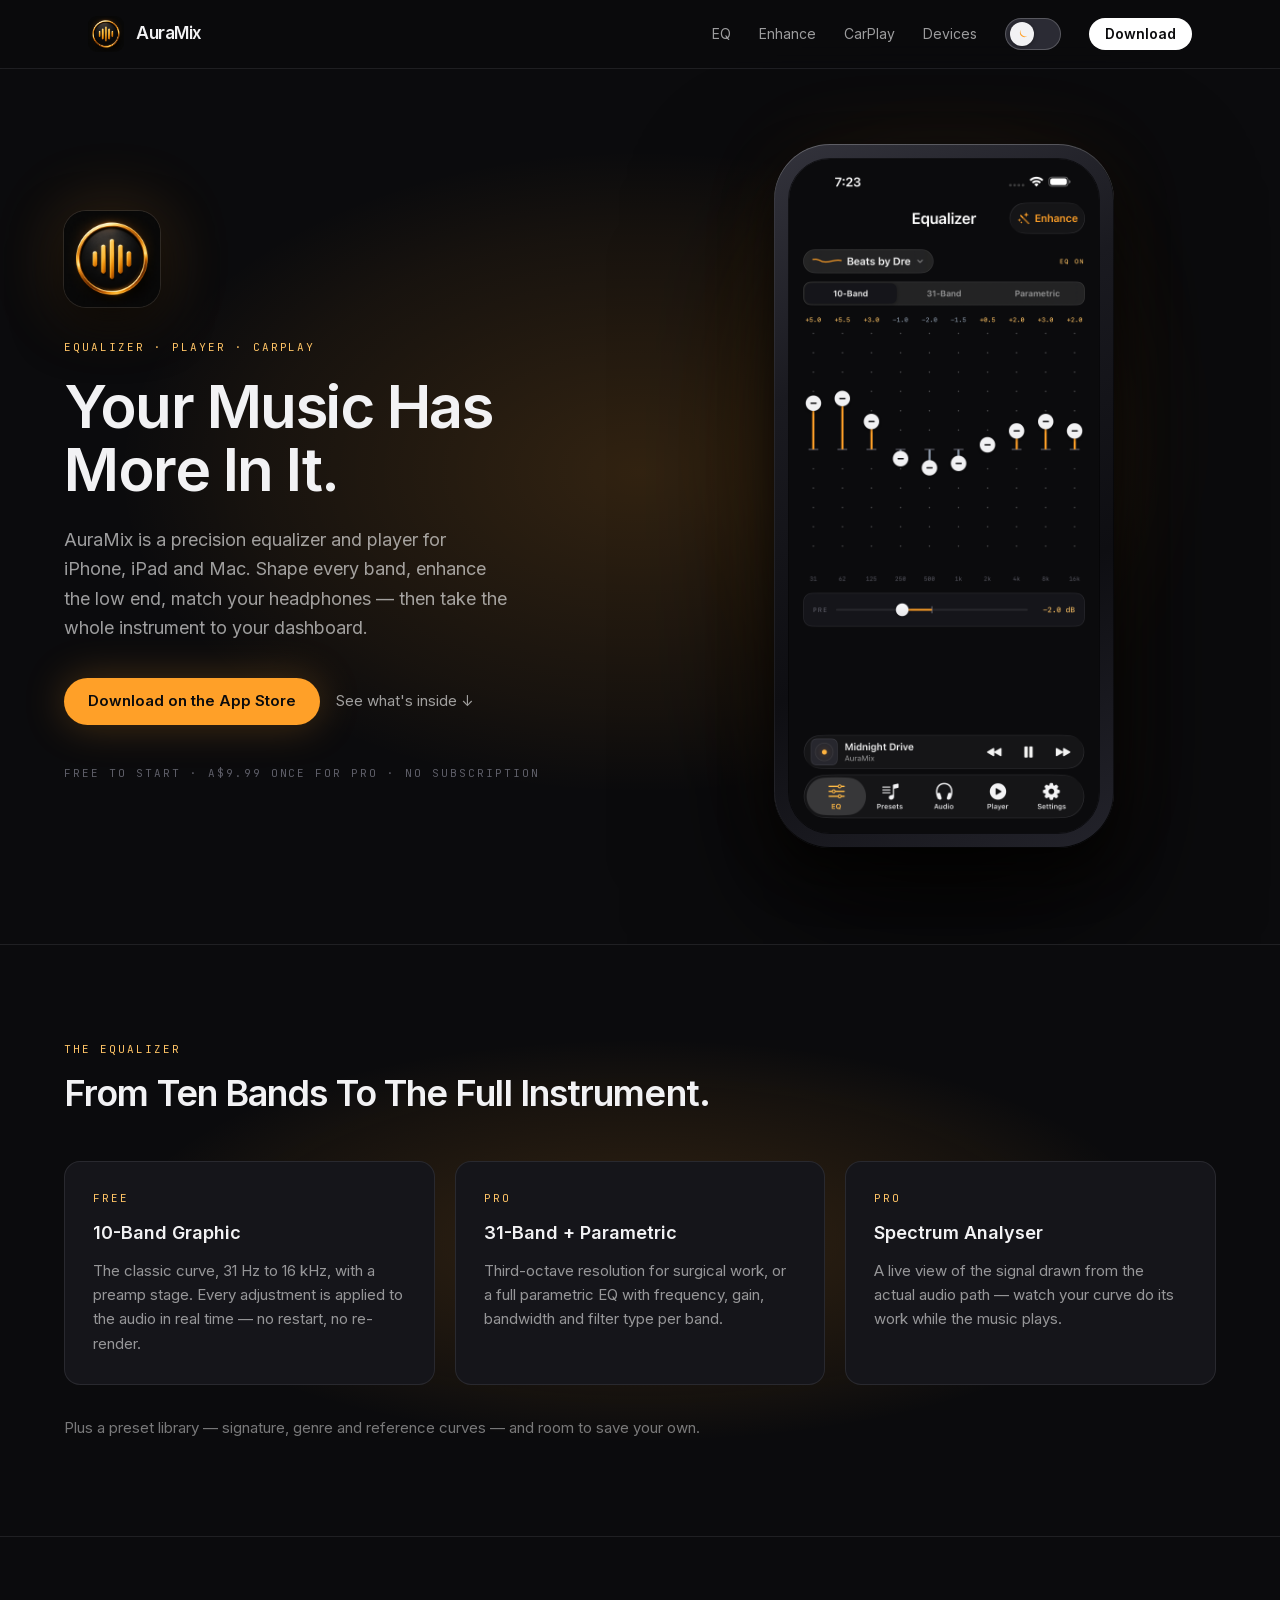
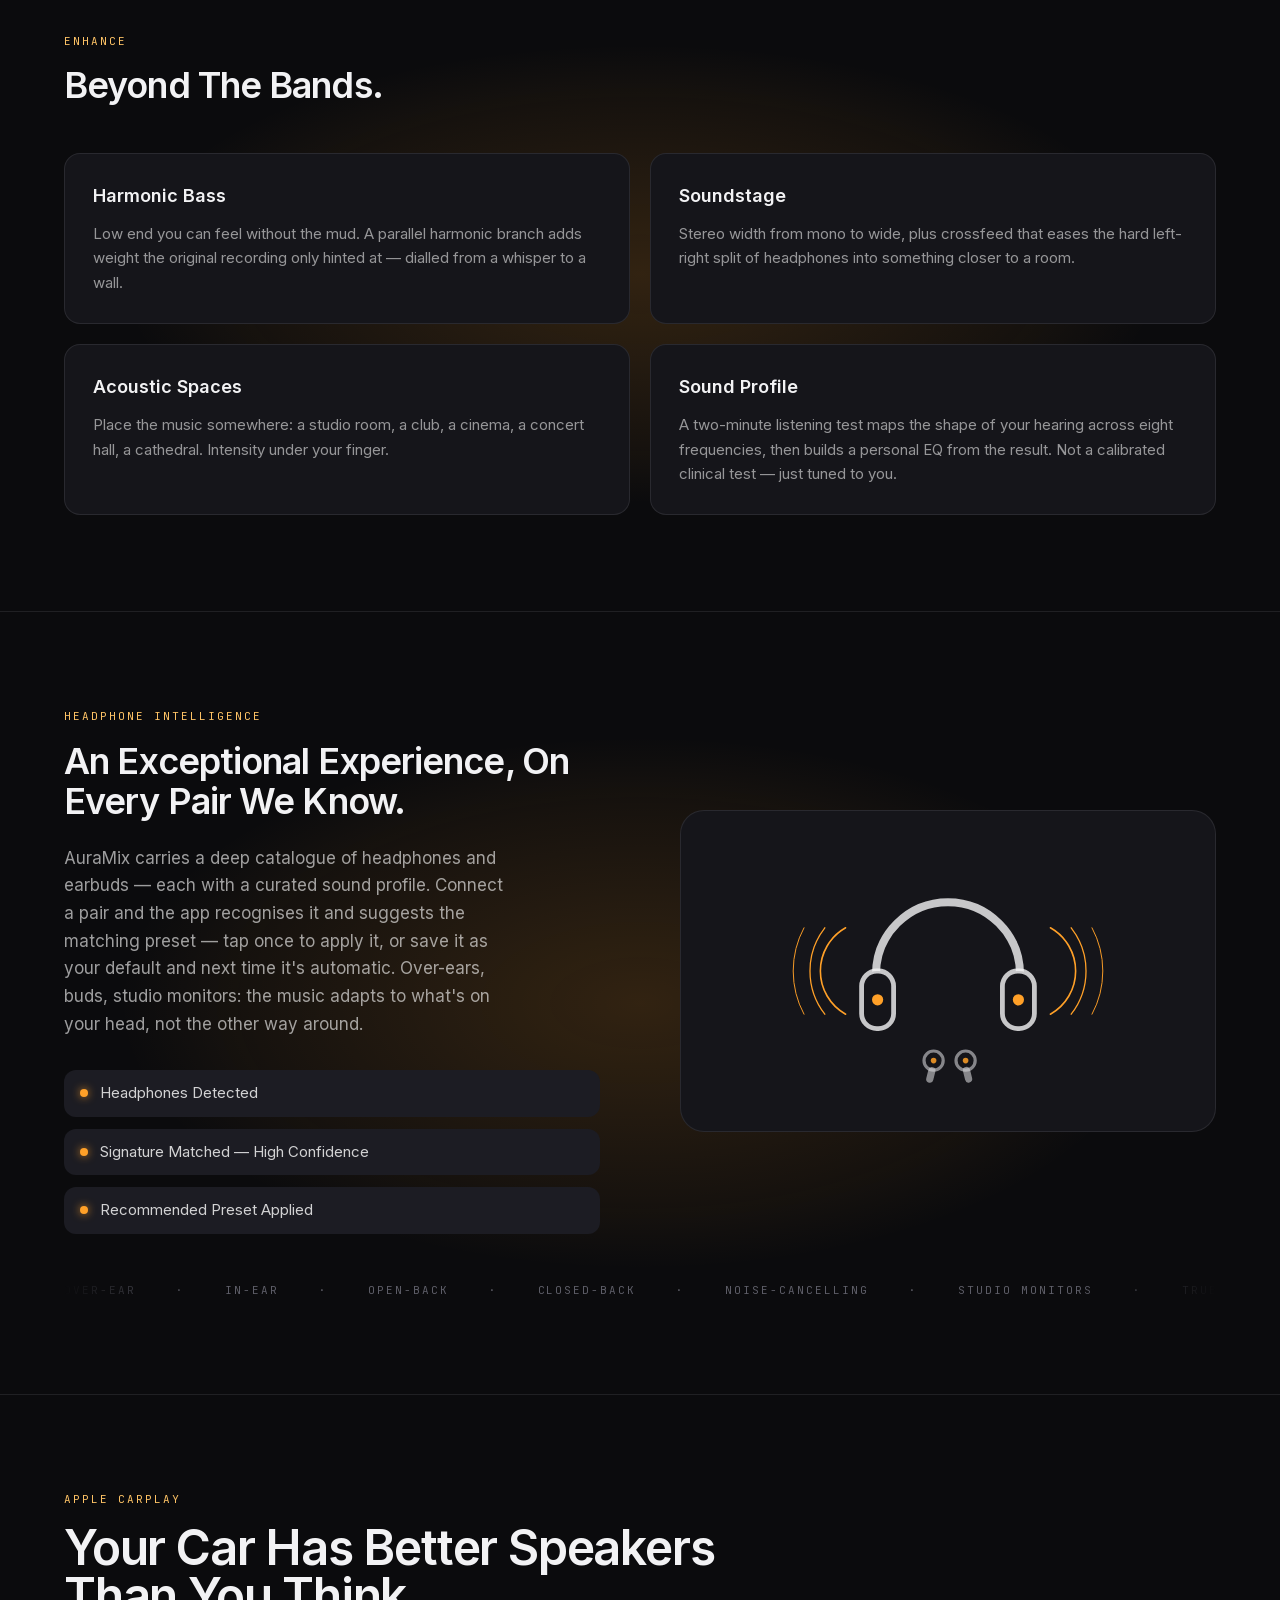
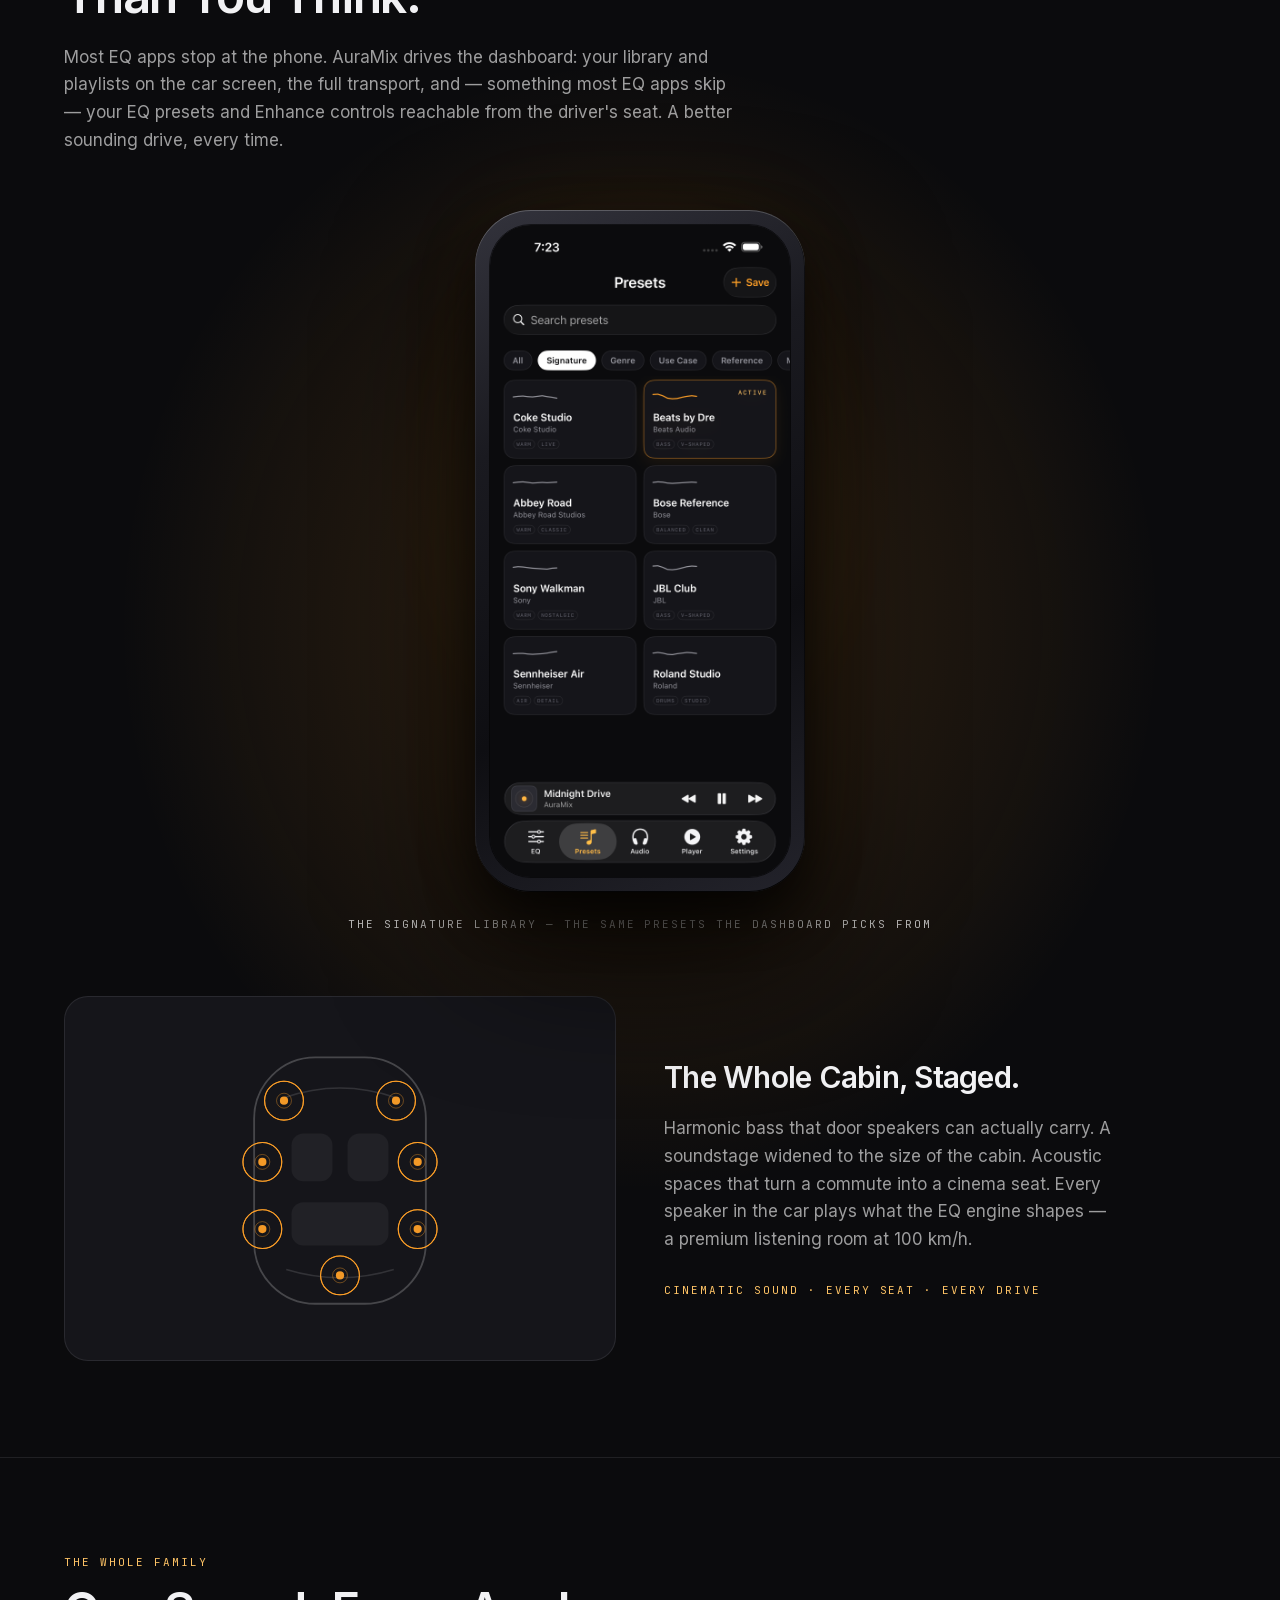
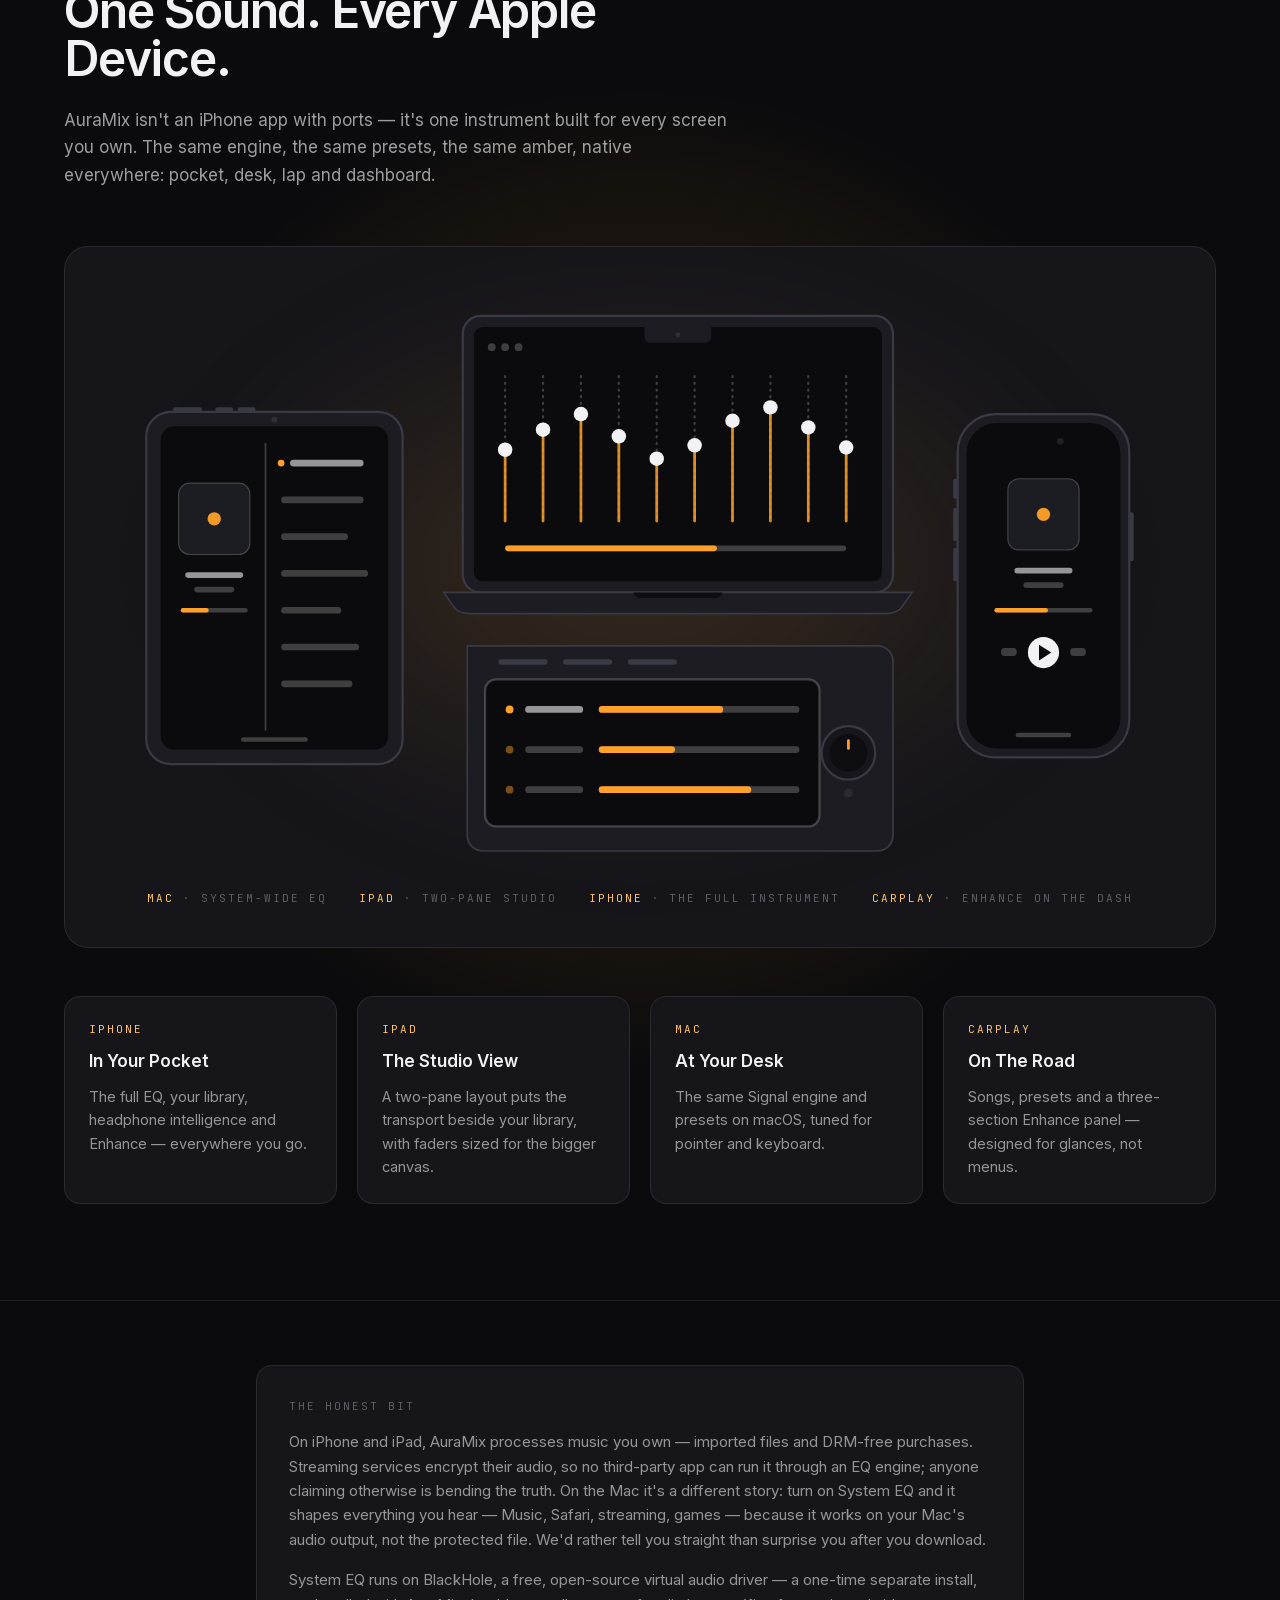
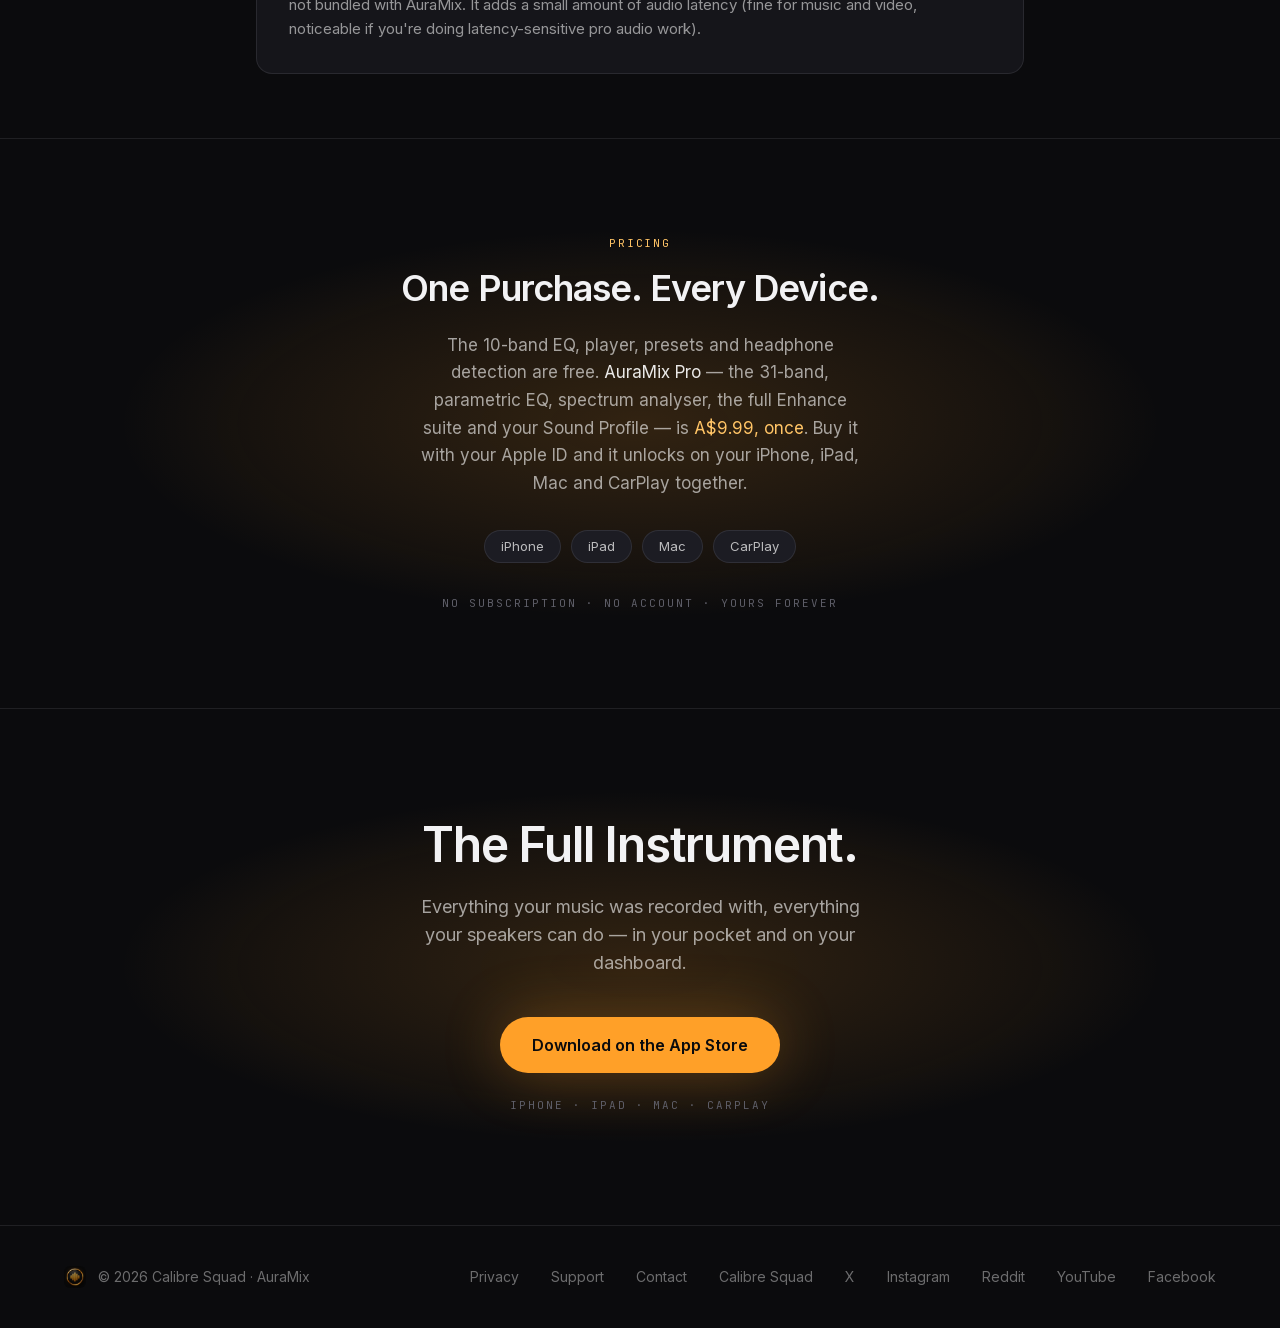
<file: index.html>
<!DOCTYPE html><html lang="en" class="inter_5901b7c6-module__ec5Qua__variable jetbrains_mono_c204fc1d-module__jQLt9W__variable antialiased"><head><meta charSet="utf-8"/><meta name="viewport" content="width=device-width, initial-scale=1"/><link rel="preload" href="/_next/static/media/051742360c26797e-s.p.1bkzbscqrt8rl.woff2" as="font" crossorigin="" type="font/woff2"/><link rel="preload" href="/_next/static/media/83afe278b6a6bb3c-s.p.2bn3s6zvc0dyp.woff2" as="font" crossorigin="" type="font/woff2"/><link rel="preload" as="image" href="/eq-hero-dark.png"/><link rel="preload" as="image" href="/eq-hero-light.png"/><link rel="stylesheet" href="/_next/static/chunks/1jdpnmebifl7n.css" data-precedence="next"/><link rel="preload" as="script" fetchPriority="low" href="/_next/static/chunks/3qtlyzor5gjmq.js"/><script src="/_next/static/chunks/15orcrkp-_9ct.js" async=""></script><script src="/_next/static/chunks/2r3tgmj4s0k_6.js" async=""></script><script src="/_next/static/chunks/1eglloh0s_w8l.js" async=""></script><script src="/_next/static/chunks/turbopack-44et5_ps77_01.js" async=""></script><script src="/_next/static/chunks/1el5-48au3iai.js" async=""></script><script src="/_next/static/chunks/14mrh2-p_w84d.js" async=""></script><script src="/_next/static/chunks/2q7-uuxphylne.js" async=""></script><script data-goatcounter="https://calibresquad.goatcounter.com/count" async="" src="https://gc.zgo.at/count.js"></script><meta name="next-size-adjust" content=""/><title>AuraMix — One sound. Every Apple device.</title><meta name="description" content="A precision equalizer and music player for iPhone, iPad and Mac. 31-band and parametric EQ, harmonic bass, soundstage, headphone matching — and the whole instrument on your dashboard with CarPlay."/><link rel="canonical" href="https://auramix.com.au/"/><meta property="og:title" content="AuraMix — Your music has more in it."/><meta property="og:description" content="Precision EQ and player for iPhone &amp; CarPlay. Free to start, one purchase for everything. No subscription."/><meta property="og:url" content="https://auramix.com.au/"/><meta property="og:site_name" content="AuraMix"/><meta property="og:image" content="https://auramix.com.au/icon.png"/><meta name="twitter:card" content="summary_large_image"/><meta name="twitter:title" content="AuraMix — Your music has more in it."/><meta name="twitter:description" content="Precision EQ and player for iPhone &amp; CarPlay. Free to start, one purchase for everything. No subscription."/><meta name="twitter:image" content="https://auramix.com.au/icon.png"/><link rel="icon" href="/favicon.ico?favicon.2vob68tjqpejf.ico" sizes="256x256" type="image/x-icon"/><link rel="icon" href="/favicon-64.png"/><link rel="apple-touch-icon" href="/icon.png"/><script src="/_next/static/chunks/0cz1d0mv5g_q7.js" noModule=""></script></head><body class="min-h-full"><div hidden=""><!--$--><!--/$--></div><script>(self.__next_s=self.__next_s||[]).push([0,{"children":"try{var t=localStorage.getItem('auramix-theme');if(t==='light')document.documentElement.dataset.theme='light';}catch(e){}","id":"auramix-theme"}])</script><main><header class="fixed top-0 z-40 w-full border-b border-hairline bg-ground/80 backdrop-blur-xl"><nav class="mx-auto flex max-w-6xl items-center justify-between px-6 py-4"><div class="flex items-center gap-3"><img alt="AuraMix" loading="lazy" width="36" height="36" decoding="async" data-nimg="1" class="dark-shot rounded-[9px]" style="color:transparent" src="/icon.png"/><img alt="AuraMix" loading="lazy" width="36" height="36" decoding="async" data-nimg="1" class="light-shot rounded-[9px] ring-1 ring-white/10" style="color:transparent" src="/icon-light.png"/><span class="text-[17px] font-semibold tracking-tight">AuraMix</span></div><div class="flex items-center gap-7"><a href="#eq" class="hidden text-sm text-white/60 transition hover:text-white sm:block">EQ</a><a href="#enhance" class="hidden text-sm text-white/60 transition hover:text-white sm:block">Enhance</a><a href="#carplay" class="hidden text-sm text-white/60 transition hover:text-white sm:block">CarPlay</a><a href="#devices" class="hidden text-sm text-white/60 transition hover:text-white sm:block">Devices</a><button type="button" aria-label="Switch to light mode" class="theme-toggle-track flex h-8 w-14 items-center rounded-full px-1 transition hover:brightness-110"><span class="theme-toggle-knob flex h-6 w-6 items-center justify-center rounded-full transition-transform duration-300 translate-x-0"><svg width="13" height="13" viewBox="0 0 24 24" fill="currentColor" aria-hidden="true"><path d="M21 14.5A8.5 8.5 0 0 1 9.5 3a7 7 0 1 0 11.5 11.5z"></path></svg></span></button><a href="https://apps.apple.com/au/app/auramix/id6791911754" class="rounded-full bg-white px-4 py-1.5 text-sm font-semibold text-ground transition hover:bg-signal-text">Download</a></div></nav></header><section class="aura relative overflow-hidden px-6 pt-36 pb-24"><div class="mx-auto grid max-w-6xl items-center gap-16 lg:grid-cols-2"><div><div class="reveal " style="transition-delay:0ms"><img alt="AuraMix app icon" loading="lazy" width="96" height="96" decoding="async" data-nimg="1" class="dark-shot mb-8 rounded-[22px] shadow-[0_18px_50px_rgba(0,0,0,0.7),0_0_70px_rgba(255,160,40,0.22)] ring-1 ring-white/10" style="color:transparent" src="/icon.png"/><img alt="AuraMix app icon" loading="lazy" width="96" height="96" decoding="async" data-nimg="1" class="light-shot mb-8 rounded-[22px] shadow-[0_18px_50px_rgba(20,20,26,0.18),0_0_70px_rgba(245,159,30,0.2)] ring-1 ring-white/10" style="color:transparent" src="/icon-light.png"/><p class="micro text-signal-text">Equalizer · Player · CarPlay</p></div><div class="reveal " style="transition-delay:80ms"><h1 class="mt-5 text-5xl font-semibold leading-[1.05] tracking-tight sm:text-6xl">Your Music Has<br/>More In It.</h1></div><div class="reveal " style="transition-delay:160ms"><p class="mt-6 max-w-md text-lg leading-relaxed text-white/60">AuraMix is a precision equalizer and player for iPhone, iPad and Mac. Shape every band, enhance the low end, match your headphones — then take the whole instrument to your dashboard.</p></div><div class="reveal " style="transition-delay:240ms"><div class="mt-9 flex flex-wrap items-center gap-4"><a href="https://apps.apple.com/au/app/auramix/id6791911754" class="rounded-full bg-signal px-6 py-3 text-[15px] font-semibold text-ground shadow-[0_0_40px_rgba(255,160,40,0.25)] transition hover:brightness-110">Download on the App Store</a><a href="#eq" class="text-[15px] text-white/60 transition hover:text-white">See what&#x27;s inside ↓</a></div></div><div class="reveal " style="transition-delay:320ms"><p class="micro mt-10 text-tertiary">Free to start · A$9.99 once for Pro · No subscription</p></div></div><div class="reveal relative mx-auto" style="transition-delay:200ms"><div aria-hidden="true" class="absolute -inset-16 -z-10 rounded-full opacity-80 blur-3xl" style="background:radial-gradient(ellipse 55% 45% at 50% 42%, rgba(255,160,40,0.32), rgba(255,160,40,0.10) 55%, transparent 75%)"></div><div class="metal-panel w-[300px] sm:w-[340px]"><div class="overflow-hidden rounded-[42px] border border-black/60"><img alt="The AuraMix equalizer with the Beats by Dre preset applied and the mini player running" width="1320" height="2868" decoding="async" data-nimg="1" class="dark-shot w-full" style="color:transparent" src="/eq-hero-dark.png"/><img alt="The AuraMix equalizer in light mode with the Beats by Dre preset applied and the mini player running" width="1320" height="2868" decoding="async" data-nimg="1" class="light-shot w-full" style="color:transparent" src="/eq-hero-light.png"/></div></div></div></div></section><section id="eq" class="aura border-t border-hairline px-6 py-24"><div class="mx-auto max-w-6xl"><div class="reveal " style="transition-delay:0ms"><p class="micro text-signal-text">The Equalizer</p><h2 class="mt-4 text-3xl font-semibold tracking-tight sm:text-4xl">From Ten Bands To The Full Instrument.</h2></div><div class="mt-12 grid gap-5 md:grid-cols-3"><div class="reveal " style="transition-delay:0ms"><div class="hairline-border h-full rounded-2xl bg-surface p-7 transition duration-300 hover:border-signal/40"><p class="micro text-signal-text">Free</p><h3 class="mt-3 text-lg font-semibold">10-Band Graphic</h3><p class="mt-3 text-[15px] leading-relaxed text-white/55">The classic curve, 31 Hz to 16 kHz, with a preamp stage. Every adjustment is applied to the audio in real time — no restart, no re-render.</p></div></div><div class="reveal " style="transition-delay:90ms"><div class="hairline-border h-full rounded-2xl bg-surface p-7 transition duration-300 hover:border-signal/40"><p class="micro text-signal-text">Pro</p><h3 class="mt-3 text-lg font-semibold">31-Band + Parametric</h3><p class="mt-3 text-[15px] leading-relaxed text-white/55">Third-octave resolution for surgical work, or a full parametric EQ with frequency, gain, bandwidth and filter type per band.</p></div></div><div class="reveal " style="transition-delay:180ms"><div class="hairline-border h-full rounded-2xl bg-surface p-7 transition duration-300 hover:border-signal/40"><p class="micro text-signal-text">Pro</p><h3 class="mt-3 text-lg font-semibold">Spectrum Analyser</h3><p class="mt-3 text-[15px] leading-relaxed text-white/55">A live view of the signal drawn from the actual audio path — watch your curve do its work while the music plays.</p></div></div></div><div class="reveal " style="transition-delay:120ms"><p class="mt-8 text-[15px] text-white/45">Plus a preset library — signature, genre and reference curves — and room to save your own.</p></div></div></section><section id="enhance" class="aura border-t border-hairline px-6 py-24"><div class="mx-auto max-w-6xl"><div class="reveal " style="transition-delay:0ms"><p class="micro text-signal-text">Enhance</p><h2 class="mt-4 max-w-xl text-3xl font-semibold tracking-tight sm:text-4xl">Beyond The Bands.</h2></div><div class="mt-12 grid gap-5 sm:grid-cols-2"><div class="reveal " style="transition-delay:0ms"><div class="hairline-border h-full rounded-2xl bg-surface p-7 transition duration-300 hover:border-signal/40"><h3 class="text-lg font-semibold">Harmonic Bass</h3><p class="mt-3 text-[15px] leading-relaxed text-white/55">Low end you can feel without the mud. A parallel harmonic branch adds weight the original recording only hinted at — dialled from a whisper to a wall.</p></div></div><div class="reveal " style="transition-delay:80ms"><div class="hairline-border h-full rounded-2xl bg-surface p-7 transition duration-300 hover:border-signal/40"><h3 class="text-lg font-semibold">Soundstage</h3><p class="mt-3 text-[15px] leading-relaxed text-white/55">Stereo width from mono to wide, plus crossfeed that eases the hard left-right split of headphones into something closer to a room.</p></div></div><div class="reveal " style="transition-delay:160ms"><div class="hairline-border h-full rounded-2xl bg-surface p-7 transition duration-300 hover:border-signal/40"><h3 class="text-lg font-semibold">Acoustic Spaces</h3><p class="mt-3 text-[15px] leading-relaxed text-white/55">Place the music somewhere: a studio room, a club, a cinema, a concert hall, a cathedral. Intensity under your finger.</p></div></div><div class="reveal " style="transition-delay:240ms"><div class="hairline-border h-full rounded-2xl bg-surface p-7 transition duration-300 hover:border-signal/40"><h3 class="text-lg font-semibold">Sound Profile</h3><p class="mt-3 text-[15px] leading-relaxed text-white/55">A two-minute listening test maps the shape of your hearing across eight frequencies, then builds a personal EQ from the result. Not a calibrated clinical test — just tuned to you.</p></div></div></div></div></section><section class="aura border-t border-hairline px-6 py-24"><div class="mx-auto max-w-6xl"><div class="flex flex-col items-start gap-10 lg:flex-row lg:items-center lg:gap-20"><div class="reveal lg:w-1/2" style="transition-delay:0ms"><p class="micro text-signal-text">Headphone Intelligence</p><h2 class="mt-4 text-3xl font-semibold tracking-tight sm:text-4xl">An Exceptional Experience, On Every Pair We Know.</h2><p class="mt-6 max-w-md text-[17px] leading-relaxed text-white/60">AuraMix carries a deep catalogue of headphones and earbuds — each with a curated sound profile. Connect a pair and the app recognises it and suggests the matching preset — tap once to apply it, or save it as your default and next time it&#x27;s automatic. Over-ears, buds, studio monitors: the music adapts to what&#x27;s on your head, not the other way around.</p><div class="mt-8 space-y-3"><div class="flex items-center gap-3 rounded-xl bg-surface2 px-4 py-3"><span class="h-2 w-2 rounded-full bg-signal shadow-[0_0_8px_rgba(255,160,40,0.8)]"></span><span class="text-[15px] text-white/80">Headphones Detected</span></div><div class="flex items-center gap-3 rounded-xl bg-surface2 px-4 py-3"><span class="h-2 w-2 rounded-full bg-signal shadow-[0_0_8px_rgba(255,160,40,0.8)]"></span><span class="text-[15px] text-white/80">Signature Matched — High Confidence</span></div><div class="flex items-center gap-3 rounded-xl bg-surface2 px-4 py-3"><span class="h-2 w-2 rounded-full bg-signal shadow-[0_0_8px_rgba(255,160,40,0.8)]"></span><span class="text-[15px] text-white/80">Recommended Preset Applied</span></div></div></div><div class="reveal w-full lg:w-1/2" style="transition-delay:150ms"><div class="hairline-border flex items-center justify-center rounded-3xl bg-surface p-10"><svg viewBox="0 0 480 300" class="w-full max-w-sm" role="img" aria-label="Headphones surrounded by sound waves"><path d="M 112 96 A 62 62 0 0 0 112 204" fill="none" stroke="#ffa028" stroke-width="2" stroke-linecap="round" class="pulse-wave" style="animation-delay:0ms"></path><path d="M 86 96 A 88 88 0 0 0 86 204" fill="none" stroke="#ffa028" stroke-width="1.6" stroke-linecap="round" class="pulse-wave" style="animation-delay:260ms"></path><path d="M 60 96 A 114 114 0 0 0 60 204" fill="none" stroke="#ffa028" stroke-width="1.2" stroke-linecap="round" class="pulse-wave" style="animation-delay:520ms"></path><path d="M 368 96 A 62 62 0 0 1 368 204" fill="none" stroke="#ffa028" stroke-width="2" stroke-linecap="round" class="pulse-wave" style="animation-delay:130ms"></path><path d="M 394 96 A 88 88 0 0 1 394 204" fill="none" stroke="#ffa028" stroke-width="1.6" stroke-linecap="round" class="pulse-wave" style="animation-delay:390ms"></path><path d="M 420 96 A 114 114 0 0 1 420 204" fill="none" stroke="#ffa028" stroke-width="1.2" stroke-linecap="round" class="pulse-wave" style="animation-delay:650ms"></path><path d="M150 168 v-14 a90 90 0 0 1 180 0 v14" fill="none" stroke="var(--sketch)" stroke-width="10" stroke-linecap="round"></path><rect x="132" y="150" width="40" height="72" rx="19" fill="#15151a" stroke="var(--sketch)" stroke-width="6"></rect><rect x="308" y="150" width="40" height="72" rx="19" fill="#15151a" stroke="var(--sketch)" stroke-width="6"></rect><circle cx="152" cy="186" r="7" fill="#ffa028"></circle><circle cx="328" cy="186" r="7" fill="#ffa028"></circle><g opacity="0.85"><circle cx="222" cy="262" r="12" fill="#15151a" stroke="var(--sketch-mid)" stroke-width="4"></circle><rect x="216" y="270" width="9" height="20" rx="4.5" fill="var(--sketch-mid)" transform="rotate(14 220 272)"></rect><circle cx="262" cy="262" r="12" fill="#15151a" stroke="var(--sketch-mid)" stroke-width="4"></circle><rect x="258" y="270" width="9" height="20" rx="4.5" fill="var(--sketch-mid)" transform="rotate(-14 262 272)"></rect><circle cx="222" cy="262" r="3.5" fill="#ffa028"></circle><circle cx="262" cy="262" r="3.5" fill="#ffa028"></circle></g></svg></div></div></div><div class="reveal " style="transition-delay:120ms"><div class="marquee mt-12"><div class="marquee-track micro text-tertiary"><span class="flex gap-10 whitespace-nowrap"><span>Over-ear</span><span>·</span><span>In-ear</span><span>·</span><span>Open-back</span><span>·</span><span>Closed-back</span><span>·</span><span>Noise-cancelling</span><span>·</span><span>Studio monitors</span><span>·</span><span>True wireless</span><span>·</span><span>Planar magnetic</span><span>·</span><span>Sport buds</span><span>·</span><span>Gaming headsets</span><span>·</span></span><span class="flex gap-10 whitespace-nowrap"><span>Over-ear</span><span>·</span><span>In-ear</span><span>·</span><span>Open-back</span><span>·</span><span>Closed-back</span><span>·</span><span>Noise-cancelling</span><span>·</span><span>Studio monitors</span><span>·</span><span>True wireless</span><span>·</span><span>Planar magnetic</span><span>·</span><span>Sport buds</span><span>·</span><span>Gaming headsets</span><span>·</span></span></div></div></div></div></section><section id="carplay" class="aura border-t border-hairline px-6 py-24"><div class="mx-auto max-w-6xl"><div class="reveal max-w-2xl" style="transition-delay:0ms"><p class="micro text-signal-text">Apple CarPlay</p><h2 class="mt-4 text-3xl font-semibold tracking-tight sm:text-5xl">Your Car Has Better Speakers Than You Think.</h2><p class="mt-6 text-[17px] leading-relaxed text-white/60">Most EQ apps stop at the phone. AuraMix drives the dashboard: your library and playlists on the car screen, the full transport, and — something most EQ apps skip — your EQ presets and Enhance controls reachable from the driver&#x27;s seat. A better sounding drive, every time.</p></div><div class="reveal " style="transition-delay:150ms"><figure class="mx-auto mt-14 flex max-w-3xl flex-col items-center"><div class="relative"><div aria-hidden="true" class="absolute -inset-14 -z-10 rounded-full opacity-80 blur-3xl" style="background:radial-gradient(ellipse 55% 45% at 50% 42%, rgba(255,160,40,0.26), rgba(255,160,40,0.08) 55%, transparent 75%)"></div><div class="metal-panel w-[290px] sm:w-[330px]"><div class="overflow-hidden rounded-[42px] border border-black/60"><img alt="The AuraMix Signature preset library with Beats by Dre active and the mini player running — Coke Studio, Abbey Road, Bose Reference, Sony Walkman, JBL Club and more" loading="lazy" width="1320" height="2868" decoding="async" data-nimg="1" class="dark-shot w-full" style="color:transparent" src="/presets-signature.png"/><img alt="The AuraMix Signature preset library in light mode with Beats by Dre active and the mini player running" loading="lazy" width="1320" height="2868" decoding="async" data-nimg="1" class="light-shot w-full" style="color:transparent" src="/presets-signature-light.png"/></div></div></div><figcaption class="micro mt-6 text-white/70">The signature library — the same presets the dashboard picks from</figcaption></figure></div><div class="mt-16 grid items-center gap-12 lg:grid-cols-2"><div class="reveal " style="transition-delay:0ms"><div class="hairline-border flex items-center justify-center rounded-3xl bg-surface p-8"><svg viewBox="0 0 600 400" class="w-full max-w-md" role="img" aria-label="Car cabin with sound radiating from seven speaker positions"><rect x="185" y="38" width="230" height="330" rx="82" fill="none" stroke="var(--sketch-dim)" stroke-width="2.5"></rect><path d="M225 92 Q300 66 375 92" fill="none" stroke="var(--sketch-faint)" stroke-width="2"></path><path d="M228 322 Q300 344 372 322" fill="none" stroke="var(--sketch-faint)" stroke-width="2"></path><rect x="235" y="140" width="55" height="64" rx="16" fill="var(--sketch-fill)"></rect><rect x="310" y="140" width="55" height="64" rx="16" fill="var(--sketch-fill)"></rect><rect x="235" y="232" width="130" height="58" rx="16" fill="var(--sketch-fill)"></rect><g><circle cx="225" cy="96" r="26" class="ripple" fill="none" stroke="#ffa028" stroke-width="1.5" style="animation-delay:0ms"></circle><circle cx="225" cy="96" r="26" class="ripple" fill="none" stroke="#ffa028" stroke-width="1" style="animation-delay:850ms"></circle><circle cx="225" cy="96" r="5.5" fill="#ffa028" opacity="0.95"></circle><circle cx="225" cy="96" r="10" fill="none" stroke="rgba(255,160,40,0.5)" stroke-width="1"></circle></g><g><circle cx="375" cy="96" r="26" class="ripple" fill="none" stroke="#ffa028" stroke-width="1.5" style="animation-delay:300ms"></circle><circle cx="375" cy="96" r="26" class="ripple" fill="none" stroke="#ffa028" stroke-width="1" style="animation-delay:1150ms"></circle><circle cx="375" cy="96" r="5.5" fill="#ffa028" opacity="0.95"></circle><circle cx="375" cy="96" r="10" fill="none" stroke="rgba(255,160,40,0.5)" stroke-width="1"></circle></g><g><circle cx="196" cy="178" r="26" class="ripple" fill="none" stroke="#ffa028" stroke-width="1.5" style="animation-delay:600ms"></circle><circle cx="196" cy="178" r="26" class="ripple" fill="none" stroke="#ffa028" stroke-width="1" style="animation-delay:1450ms"></circle><circle cx="196" cy="178" r="5.5" fill="#ffa028" opacity="0.95"></circle><circle cx="196" cy="178" r="10" fill="none" stroke="rgba(255,160,40,0.5)" stroke-width="1"></circle></g><g><circle cx="404" cy="178" r="26" class="ripple" fill="none" stroke="#ffa028" stroke-width="1.5" style="animation-delay:900ms"></circle><circle cx="404" cy="178" r="26" class="ripple" fill="none" stroke="#ffa028" stroke-width="1" style="animation-delay:1750ms"></circle><circle cx="404" cy="178" r="5.5" fill="#ffa028" opacity="0.95"></circle><circle cx="404" cy="178" r="10" fill="none" stroke="rgba(255,160,40,0.5)" stroke-width="1"></circle></g><g><circle cx="196" cy="268" r="26" class="ripple" fill="none" stroke="#ffa028" stroke-width="1.5" style="animation-delay:1200ms"></circle><circle cx="196" cy="268" r="26" class="ripple" fill="none" stroke="#ffa028" stroke-width="1" style="animation-delay:2050ms"></circle><circle cx="196" cy="268" r="5.5" fill="#ffa028" opacity="0.95"></circle><circle cx="196" cy="268" r="10" fill="none" stroke="rgba(255,160,40,0.5)" stroke-width="1"></circle></g><g><circle cx="404" cy="268" r="26" class="ripple" fill="none" stroke="#ffa028" stroke-width="1.5" style="animation-delay:1500ms"></circle><circle cx="404" cy="268" r="26" class="ripple" fill="none" stroke="#ffa028" stroke-width="1" style="animation-delay:2350ms"></circle><circle cx="404" cy="268" r="5.5" fill="#ffa028" opacity="0.95"></circle><circle cx="404" cy="268" r="10" fill="none" stroke="rgba(255,160,40,0.5)" stroke-width="1"></circle></g><g><circle cx="300" cy="330" r="26" class="ripple" fill="none" stroke="#ffa028" stroke-width="1.5" style="animation-delay:1800ms"></circle><circle cx="300" cy="330" r="26" class="ripple" fill="none" stroke="#ffa028" stroke-width="1" style="animation-delay:2650ms"></circle><circle cx="300" cy="330" r="5.5" fill="#ffa028" opacity="0.95"></circle><circle cx="300" cy="330" r="10" fill="none" stroke="rgba(255,160,40,0.5)" stroke-width="1"></circle></g></svg></div></div><div class="reveal " style="transition-delay:120ms"><h3 class="text-2xl font-semibold tracking-tight sm:text-3xl">The Whole Cabin, Staged.</h3><p class="mt-5 max-w-md text-[17px] leading-relaxed text-white/60">Harmonic bass that door speakers can actually carry. A soundstage widened to the size of the cabin. Acoustic spaces that turn a commute into a cinema seat. Every speaker in the car plays what the EQ engine shapes — a premium listening room at 100 km/h.</p><p class="micro mt-7 text-signal-text">Cinematic sound · Every seat · Every drive</p></div></div></div></section><section id="devices" class="aura border-t border-hairline px-6 py-24"><div class="mx-auto max-w-6xl"><div class="reveal max-w-2xl" style="transition-delay:0ms"><p class="micro text-signal-text">The Whole Family</p><h2 class="mt-4 text-3xl font-semibold tracking-tight sm:text-5xl">One Sound. Every Apple Device.</h2><p class="mt-6 text-[17px] leading-relaxed text-white/60">AuraMix isn&#x27;t an iPhone app with ports — it&#x27;s one instrument built for every screen you own. The same engine, the same presets, the same amber, native everywhere: pocket, desk, lap and dashboard.</p></div><div class="reveal " style="transition-delay:150ms"><figure class="hairline-border mx-auto mt-14 overflow-hidden rounded-3xl bg-surface p-6 sm:p-10"><div class="relative"><div aria-hidden="true" class="absolute -inset-10 -z-0 rounded-full blur-3xl" style="background:radial-gradient(ellipse 52% 55% at 50% 48%, var(--aura-1), var(--aura-2) 55%, transparent 78%)"></div><div class="relative"><svg viewBox="0 0 960 520" class="w-full" role="img" aria-label="AuraMix running on a MacBook, an iPad, an iPhone and a CarPlay dashboard"><g transform="translate(29 0)"><rect x="292" y="26" width="386" height="248" rx="16" fill="#1c1c22" stroke="#3a3a44" stroke-width="2"></rect><rect x="302" y="36" width="366" height="228" rx="8" fill="var(--ground)"></rect><path d="M455 36 h60 v9 a5 5 0 0 1 -5 5 h-50 a5 5 0 0 1 -5 -5 z" fill="#1c1c22"></path><circle cx="485" cy="43" r="2.2" fill="#2f2f38"></circle><circle cx="318" cy="54" r="3.5" fill="var(--sketch-dim)"></circle><circle cx="330" cy="54" r="3.5" fill="var(--sketch-dim)"></circle><circle cx="342" cy="54" r="3.5" fill="var(--sketch-dim)"></circle><g><line x1="330" y1="80" x2="330" y2="210" stroke="var(--sketch-dim)" stroke-width="2" stroke-dasharray="1 5" stroke-linecap="round"></line><line x1="330" y1="146" x2="330" y2="210" stroke="#ffa028" stroke-width="2.5" stroke-linecap="round" opacity="0.85"></line><circle cx="330" cy="146" r="6.5" fill="var(--ink)"></circle></g><g><line x1="364" y1="80" x2="364" y2="210" stroke="var(--sketch-dim)" stroke-width="2" stroke-dasharray="1 5" stroke-linecap="round"></line><line x1="364" y1="128" x2="364" y2="210" stroke="#ffa028" stroke-width="2.5" stroke-linecap="round" opacity="0.85"></line><circle cx="364" cy="128" r="6.5" fill="var(--ink)"></circle></g><g><line x1="398" y1="80" x2="398" y2="210" stroke="var(--sketch-dim)" stroke-width="2" stroke-dasharray="1 5" stroke-linecap="round"></line><line x1="398" y1="114" x2="398" y2="210" stroke="#ffa028" stroke-width="2.5" stroke-linecap="round" opacity="0.85"></line><circle cx="398" cy="114" r="6.5" fill="var(--ink)"></circle></g><g><line x1="432" y1="80" x2="432" y2="210" stroke="var(--sketch-dim)" stroke-width="2" stroke-dasharray="1 5" stroke-linecap="round"></line><line x1="432" y1="134" x2="432" y2="210" stroke="#ffa028" stroke-width="2.5" stroke-linecap="round" opacity="0.85"></line><circle cx="432" cy="134" r="6.5" fill="var(--ink)"></circle></g><g><line x1="466" y1="80" x2="466" y2="210" stroke="var(--sketch-dim)" stroke-width="2" stroke-dasharray="1 5" stroke-linecap="round"></line><line x1="466" y1="154" x2="466" y2="210" stroke="#ffa028" stroke-width="2.5" stroke-linecap="round" opacity="0.85"></line><circle cx="466" cy="154" r="6.5" fill="var(--ink)"></circle></g><g><line x1="500" y1="80" x2="500" y2="210" stroke="var(--sketch-dim)" stroke-width="2" stroke-dasharray="1 5" stroke-linecap="round"></line><line x1="500" y1="142" x2="500" y2="210" stroke="#ffa028" stroke-width="2.5" stroke-linecap="round" opacity="0.85"></line><circle cx="500" cy="142" r="6.5" fill="var(--ink)"></circle></g><g><line x1="534" y1="80" x2="534" y2="210" stroke="var(--sketch-dim)" stroke-width="2" stroke-dasharray="1 5" stroke-linecap="round"></line><line x1="534" y1="120" x2="534" y2="210" stroke="#ffa028" stroke-width="2.5" stroke-linecap="round" opacity="0.85"></line><circle cx="534" cy="120" r="6.5" fill="var(--ink)"></circle></g><g><line x1="568" y1="80" x2="568" y2="210" stroke="var(--sketch-dim)" stroke-width="2" stroke-dasharray="1 5" stroke-linecap="round"></line><line x1="568" y1="108" x2="568" y2="210" stroke="#ffa028" stroke-width="2.5" stroke-linecap="round" opacity="0.85"></line><circle cx="568" cy="108" r="6.5" fill="var(--ink)"></circle></g><g><line x1="602" y1="80" x2="602" y2="210" stroke="var(--sketch-dim)" stroke-width="2" stroke-dasharray="1 5" stroke-linecap="round"></line><line x1="602" y1="126" x2="602" y2="210" stroke="#ffa028" stroke-width="2.5" stroke-linecap="round" opacity="0.85"></line><circle cx="602" cy="126" r="6.5" fill="var(--ink)"></circle></g><g><line x1="636" y1="80" x2="636" y2="210" stroke="var(--sketch-dim)" stroke-width="2" stroke-dasharray="1 5" stroke-linecap="round"></line><line x1="636" y1="144" x2="636" y2="210" stroke="#ffa028" stroke-width="2.5" stroke-linecap="round" opacity="0.85"></line><circle cx="636" cy="144" r="6.5" fill="var(--ink)"></circle></g><rect x="330" y="232" width="306" height="5" rx="2.5" fill="var(--sketch-dim)"></rect><rect x="330" y="232" width="190" height="5" rx="2.5" fill="#ffa028"></rect><path d="M275 274 h420 l-9 13 a17 9 0 0 1 -13 6 H297 a17 9 0 0 1 -13 -6 z" fill="#1c1c22" stroke="#3a3a44" stroke-width="1.5"></path><path d="M445 274 h80 a6 6 0 0 1 -6 5 h-68 a6 6 0 0 1 -6 -5 z" fill="#0e0e12"></path></g><g transform="translate(-3 0)"><rect x="40" y="112" width="230" height="316" rx="22" fill="#1c1c22" stroke="#3a3a44" stroke-width="2"></rect><rect x="64" y="108" width="26" height="4" rx="2" fill="#3a3a44"></rect><rect x="102" y="108" width="16" height="4" rx="2" fill="#3a3a44"></rect><rect x="122" y="108" width="16" height="4" rx="2" fill="#3a3a44"></rect><rect x="53" y="125" width="204" height="290" rx="12" fill="var(--ground)"></rect><circle cx="155" cy="119" r="2.6" fill="#2f2f38"></circle><rect x="69" y="176" width="64" height="64" rx="10" fill="var(--surface2)" stroke="var(--sketch-dim)"></rect><circle cx="101" cy="208" r="6" fill="#ffa028" opacity="0.95"></circle><rect x="75" y="256" width="52" height="5" rx="2.5" fill="var(--sketch-mid)"></rect><rect x="83" y="269" width="36" height="5" rx="2.5" fill="var(--sketch-dim)"></rect><rect x="71" y="288" width="60" height="4" rx="2" fill="var(--sketch-dim)"></rect><rect x="71" y="288" width="25" height="4" rx="2" fill="#ffa028"></rect><line x1="147" y1="140" x2="147" y2="398" stroke="var(--sketch-dim)" stroke-width="1.5"></line><g><circle cx="161" cy="158" r="3" fill="#ffa028"></circle><rect x="169" y="155" width="66" height="6" rx="3" fill="var(--sketch-mid)"></rect></g><g><rect x="161" y="188" width="74" height="6" rx="3" fill="var(--sketch-dim)"></rect></g><g><rect x="161" y="221" width="60" height="6" rx="3" fill="var(--sketch-dim)"></rect></g><g><rect x="161" y="254" width="78" height="6" rx="3" fill="var(--sketch-dim)"></rect></g><g><rect x="161" y="287" width="54" height="6" rx="3" fill="var(--sketch-dim)"></rect></g><g><rect x="161" y="320" width="70" height="6" rx="3" fill="var(--sketch-dim)"></rect></g><g><rect x="161" y="353" width="64" height="6" rx="3" fill="var(--sketch-dim)"></rect></g><rect x="125" y="404" width="60" height="4" rx="2" fill="var(--sketch-dim)"></rect></g><g transform="translate(5 -14)"><rect x="760" y="128" width="154" height="308" rx="34" fill="#1c1c22" stroke="#3a3a44" stroke-width="2"></rect><rect x="756" y="186" width="4" height="18" rx="2" fill="#3a3a44"></rect><rect x="756" y="212" width="4" height="30" rx="2" fill="#3a3a44"></rect><rect x="756" y="248" width="4" height="30" rx="2" fill="#3a3a44"></rect><rect x="914" y="216" width="4" height="44" rx="2" fill="#3a3a44"></rect><rect x="768" y="136" width="138" height="292" rx="27" fill="var(--ground)"></rect><rect x="812" y="146" width="50" height="13" rx="6.5" fill="#0b0b0d"></rect><circle cx="852" cy="152.5" r="3" fill="#1f1f26"></circle><rect x="805" y="186" width="64" height="64" rx="10" fill="var(--surface2)" stroke="var(--sketch-dim)"></rect><circle cx="837" cy="218" r="6" fill="#ffa028" opacity="0.95"></circle><rect x="811" y="266" width="52" height="5" rx="2.5" fill="var(--sketch-mid)"></rect><rect x="819" y="279" width="36" height="5" rx="2.5" fill="var(--sketch-dim)"></rect><rect x="793" y="302" width="88" height="4" rx="2" fill="var(--sketch-dim)"></rect><rect x="793" y="302" width="48" height="4" rx="2" fill="#ffa028"></rect><circle cx="837" cy="342" r="14" fill="var(--ink)"></circle><path d="M833 335 l11 7 -11 7 z" fill="var(--ground)"></path><rect x="799" y="338" width="14" height="7" rx="3" fill="var(--sketch-dim)"></rect><rect x="861" y="338" width="14" height="7" rx="3" fill="var(--sketch-dim)"></rect><rect x="812" y="414" width="50" height="4" rx="2" fill="var(--sketch-dim)"></rect></g><g transform="translate(29 0)"><path d="M296 322 h368 a14 14 0 0 1 14 14 v156 a14 14 0 0 1 -14 14 H310 a14 14 0 0 1 -14 -14 z" fill="#1c1c22" stroke="#3a3a44" stroke-width="1.5"></path><rect x="324" y="334" width="44" height="5" rx="2.5" fill="#3a3a44"></rect><rect x="382" y="334" width="44" height="5" rx="2.5" fill="#3a3a44"></rect><rect x="440" y="334" width="44" height="5" rx="2.5" fill="#3a3a44"></rect><rect x="312" y="352" width="300" height="132" rx="10" fill="var(--ground)" stroke="var(--sketch-dim)" stroke-width="2"></rect><g><circle cx="334" cy="379" r="3.5" fill="#ffa028" opacity="1"></circle><rect x="348" y="376" width="52" height="6" rx="3" fill="var(--sketch-mid)"></rect><rect x="414" y="376" width="180" height="6" rx="3" fill="var(--sketch-dim)"></rect><rect x="414" y="376" width="111.6" height="6" rx="3" fill="#ffa028"></rect></g><g><circle cx="334" cy="415" r="3.5" fill="#ffa028" opacity="0.45"></circle><rect x="348" y="412" width="52" height="6" rx="3" fill="var(--sketch-dim)"></rect><rect x="414" y="412" width="180" height="6" rx="3" fill="var(--sketch-dim)"></rect><rect x="414" y="412" width="68.4" height="6" rx="3" fill="#ffa028"></rect></g><g><circle cx="334" cy="451" r="3.5" fill="#ffa028" opacity="0.45"></circle><rect x="348" y="448" width="52" height="6" rx="3" fill="var(--sketch-dim)"></rect><rect x="414" y="448" width="180" height="6" rx="3" fill="var(--sketch-dim)"></rect><rect x="414" y="448" width="136.8" height="6" rx="3" fill="#ffa028"></rect></g><circle cx="638" cy="418" r="24" fill="#16161c" stroke="#3a3a44" stroke-width="2"></circle><circle cx="638" cy="418" r="17" fill="#0e0e12"></circle><line x1="638" y1="407" x2="638" y2="414" stroke="#ffa028" stroke-width="2.5" stroke-linecap="round"></line><circle cx="638" cy="454" r="4" fill="#2a2a32"></circle></g></svg></div></div><figcaption class="micro mt-6 flex flex-wrap justify-center gap-x-8 gap-y-2 text-tertiary"><span><span class="text-signal-text">Mac</span> · System-wide EQ</span><span><span class="text-signal-text">iPad</span> · Two-pane studio</span><span><span class="text-signal-text">iPhone</span> · The full instrument</span><span><span class="text-signal-text">CarPlay</span> · Enhance on the dash</span></figcaption></figure></div><div class="mt-12 grid gap-5 sm:grid-cols-2 lg:grid-cols-4"><div class="reveal " style="transition-delay:0ms"><div class="hairline-border h-full rounded-2xl bg-surface p-6 transition duration-300 hover:border-signal/40"><p class="micro text-signal-text">iPhone</p><h3 class="mt-3 text-[17px] font-semibold">In Your Pocket</h3><p class="mt-2.5 text-[14.5px] leading-relaxed text-white/55">The full EQ, your library, headphone intelligence and Enhance — everywhere you go.</p></div></div><div class="reveal " style="transition-delay:80ms"><div class="hairline-border h-full rounded-2xl bg-surface p-6 transition duration-300 hover:border-signal/40"><p class="micro text-signal-text">iPad</p><h3 class="mt-3 text-[17px] font-semibold">The Studio View</h3><p class="mt-2.5 text-[14.5px] leading-relaxed text-white/55">A two-pane layout puts the transport beside your library, with faders sized for the bigger canvas.</p></div></div><div class="reveal " style="transition-delay:160ms"><div class="hairline-border h-full rounded-2xl bg-surface p-6 transition duration-300 hover:border-signal/40"><p class="micro text-signal-text">Mac</p><h3 class="mt-3 text-[17px] font-semibold">At Your Desk</h3><p class="mt-2.5 text-[14.5px] leading-relaxed text-white/55">The same Signal engine and presets on macOS, tuned for pointer and keyboard.</p></div></div><div class="reveal " style="transition-delay:240ms"><div class="hairline-border h-full rounded-2xl bg-surface p-6 transition duration-300 hover:border-signal/40"><p class="micro text-signal-text">CarPlay</p><h3 class="mt-3 text-[17px] font-semibold">On The Road</h3><p class="mt-2.5 text-[14.5px] leading-relaxed text-white/55">Songs, presets and a three-section Enhance panel — designed for glances, not menus.</p></div></div></div></div></section><section class="border-t border-hairline px-6 py-16"><div class="mx-auto max-w-3xl"><div class="reveal " style="transition-delay:0ms"><div class="hairline-border rounded-2xl bg-surface p-8"><p class="micro text-tertiary">The honest bit</p><p class="mt-4 text-[15px] leading-relaxed text-white/55">On iPhone and iPad, AuraMix processes music you own — imported files and DRM-free purchases. Streaming services encrypt their audio, so no third-party app can run it through an EQ engine; anyone claiming otherwise is bending the truth. On the Mac it&#x27;s a different story: turn on System EQ and it shapes everything you hear — Music, Safari, streaming, games — because it works on your Mac&#x27;s audio output, not the protected file. We&#x27;d rather tell you straight than surprise you after you download.</p><p class="mt-4 text-[15px] leading-relaxed text-white/55">System EQ runs on BlackHole, a free, open-source virtual audio driver — a one-time separate install, not bundled with AuraMix. It adds a small amount of audio latency (fine for music and video, noticeable if you&#x27;re doing latency-sensitive pro audio work).</p></div></div></div></section><section class="aura border-t border-hairline px-6 py-24"><div class="mx-auto max-w-3xl text-center"><div class="reveal " style="transition-delay:0ms"><p class="micro text-signal-text">Pricing</p><h2 class="mt-4 text-3xl font-semibold tracking-tight sm:text-4xl">One Purchase. Every Device.</h2><p class="mx-auto mt-6 max-w-md text-[17px] leading-relaxed text-white/60">The 10-band EQ, player, presets and headphone detection are free. <span class="text-white/90">AuraMix Pro</span> — the 31-band, parametric EQ, spectrum analyser, the full Enhance suite and your Sound Profile — is<!-- --> <span class="text-signal-text">A$9.99, once</span>. Buy it with your Apple ID and it unlocks on your iPhone, iPad, Mac and CarPlay together.</p><div class="mt-8 flex flex-wrap justify-center gap-2.5"><span class="hairline-border rounded-full bg-surface2 px-4 py-1.5 text-[13px] text-white/70">iPhone</span><span class="hairline-border rounded-full bg-surface2 px-4 py-1.5 text-[13px] text-white/70">iPad</span><span class="hairline-border rounded-full bg-surface2 px-4 py-1.5 text-[13px] text-white/70">Mac</span><span class="hairline-border rounded-full bg-surface2 px-4 py-1.5 text-[13px] text-white/70">CarPlay</span></div><p class="micro mt-8 text-tertiary">No subscription · No account · Yours forever</p></div></div></section><section class="aura border-t border-hairline px-6 py-28 text-center"><div class="mx-auto max-w-2xl"><div class="reveal " style="transition-delay:0ms"><h2 class="text-4xl font-semibold tracking-tight sm:text-5xl">The Full Instrument.</h2><p class="mx-auto mt-6 max-w-md text-lg text-white/60">Everything your music was recorded with, everything your speakers can do — in your pocket and on your dashboard.</p><a href="https://apps.apple.com/au/app/auramix/id6791911754" class="mt-10 inline-block rounded-full bg-signal px-8 py-4 text-[16px] font-semibold text-ground shadow-[0_0_60px_rgba(255,160,40,0.3)] transition hover:brightness-110">Download on the App Store</a><p class="micro mt-6 text-tertiary">iPhone · iPad · Mac · CarPlay</p></div></div></section><footer class="border-t border-hairline px-6 py-10"><div class="mx-auto flex max-w-6xl flex-col items-center justify-between gap-6 sm:flex-row"><div class="flex items-center gap-3"><img alt="" loading="lazy" width="22" height="22" decoding="async" data-nimg="1" class="dark-shot rounded-md opacity-80" style="color:transparent" src="/icon.png"/><img alt="" loading="lazy" width="22" height="22" decoding="async" data-nimg="1" class="light-shot rounded-md ring-1 ring-white/10" style="color:transparent" src="/icon-light.png"/><span class="text-sm text-white/40">© <!-- -->2026<!-- --> Calibre Squad · AuraMix</span></div><div class="flex flex-wrap items-center justify-center gap-x-8 gap-y-3 text-sm text-white/40"><a class="transition hover:text-white" href="/privacy/">Privacy</a><a class="transition hover:text-white" href="/support/">Support</a><a class="transition hover:text-white" href="/support/#contact">Contact</a><a href="https://calibresquad.com.au" class="transition hover:text-white">Calibre Squad</a><a href="https://x.com/calibresquad" target="_blank" rel="me noopener" class="transition hover:text-white">X</a><a href="https://www.instagram.com/calibresquad" target="_blank" rel="me noopener" class="transition hover:text-white">Instagram</a><a href="https://www.reddit.com/user/Calibresquad" target="_blank" rel="me noopener" class="transition hover:text-white">Reddit</a><a href="https://www.youtube.com/@calibresquad" target="_blank" rel="me noopener" class="transition hover:text-white">YouTube</a><a href="https://www.facebook.com/calibresquad26" target="_blank" rel="me noopener" class="transition hover:text-white">Facebook</a></div></div></footer></main><!--$--><!--/$--><script src="/_next/static/chunks/3qtlyzor5gjmq.js" id="_R_" async=""></script><script>(self.__next_f=self.__next_f||[]).push([0])</script><script>self.__next_f.push([1,"1:\"$Sreact.fragment\"\n2:I[79520,[\"/_next/static/chunks/1el5-48au3iai.js\",\"/_next/static/chunks/14mrh2-p_w84d.js\"],\"\"]\n3:I[39756,[\"/_next/static/chunks/1el5-48au3iai.js\",\"/_next/static/chunks/14mrh2-p_w84d.js\"],\"default\"]\n4:I[37457,[\"/_next/static/chunks/1el5-48au3iai.js\",\"/_next/static/chunks/14mrh2-p_w84d.js\"],\"default\"]\n5:I[5500,[\"/_next/static/chunks/1el5-48au3iai.js\",\"/_next/static/chunks/14mrh2-p_w84d.js\",\"/_next/static/chunks/2q7-uuxphylne.js\"],\"Image\"]\n6:I[2330,[\"/_next/static/chunks/1el5-48au3iai.js\",\"/_next/static/chunks/14mrh2-p_w84d.js\",\"/_next/static/chunks/2q7-uuxphylne.js\"],\"default\"]\n7:I[13872,[\"/_next/static/chunks/1el5-48au3iai.js\",\"/_next/static/chunks/14mrh2-p_w84d.js\",\"/_next/static/chunks/2q7-uuxphylne.js\"],\"default\"]\n1b:I[68027,[\"/_next/static/chunks/1el5-48au3iai.js\",\"/_next/static/chunks/14mrh2-p_w84d.js\"],\"default\",1]\n:HL[\"/_next/static/chunks/1jdpnmebifl7n.css\",\"style\"]\n:HL[\"/_next/static/media/051742360c26797e-s.p.1bkzbscqrt8rl.woff2\",\"font\",{\"crossOrigin\":\"\",\"type\":\"font/woff2\"}]\n:HL[\"/_next/static/media/83afe278b6a6bb3c-s.p.2bn3s6zvc0dyp.woff2\",\"font\",{\"crossOrigin\":\"\",\"type\":\"font/woff2\"}]\n"])</script><script>self.__next_f.push([1,"0:{\"P\":null,\"c\":[\"\",\"\"],\"q\":\"\",\"i\":false,\"f\":[[[\"\",{\"children\":[\"__PAGE__\",{}]},\"$undefined\",\"$undefined\",16],[[\"$\",\"$1\",\"c\",{\"children\":[[[\"$\",\"link\",\"0\",{\"rel\":\"stylesheet\",\"href\":\"/_next/static/chunks/1jdpnmebifl7n.css\",\"precedence\":\"next\",\"crossOrigin\":\"$undefined\",\"nonce\":\"$undefined\"}],[\"$\",\"script\",\"script-0\",{\"src\":\"/_next/static/chunks/1el5-48au3iai.js\",\"async\":true,\"nonce\":\"$undefined\"}],[\"$\",\"script\",\"script-1\",{\"src\":\"/_next/static/chunks/14mrh2-p_w84d.js\",\"async\":true,\"nonce\":\"$undefined\"}]],[\"$\",\"html\",null,{\"lang\":\"en\",\"className\":\"inter_5901b7c6-module__ec5Qua__variable jetbrains_mono_c204fc1d-module__jQLt9W__variable antialiased\",\"suppressHydrationWarning\":true,\"children\":[\"$\",\"body\",null,{\"className\":\"min-h-full\",\"children\":[[\"$\",\"$L2\",null,{\"id\":\"auramix-theme\",\"strategy\":\"beforeInteractive\",\"children\":\"try{var t=localStorage.getItem('auramix-theme');if(t==='light')document.documentElement.dataset.theme='light';}catch(e){}\"}],[\"$\",\"$L3\",null,{\"parallelRouterKey\":\"children\",\"error\":\"$undefined\",\"errorStyles\":\"$undefined\",\"errorScripts\":\"$undefined\",\"template\":[\"$\",\"$L4\",null,{}],\"templateStyles\":\"$undefined\",\"templateScripts\":\"$undefined\",\"notFound\":[[[\"$\",\"title\",null,{\"children\":\"404: This page could not be found.\"}],[\"$\",\"div\",null,{\"style\":{\"fontFamily\":\"system-ui,\\\"Segoe UI\\\",Roboto,Helvetica,Arial,sans-serif,\\\"Apple Color Emoji\\\",\\\"Segoe UI Emoji\\\"\",\"height\":\"100vh\",\"textAlign\":\"center\",\"display\":\"flex\",\"flexDirection\":\"column\",\"alignItems\":\"center\",\"justifyContent\":\"center\"},\"children\":[\"$\",\"div\",null,{\"children\":[[\"$\",\"style\",null,{\"dangerouslySetInnerHTML\":{\"__html\":\"body{color:#000;background:#fff;margin:0}.next-error-h1{border-right:1px solid rgba(0,0,0,.3)}@media (prefers-color-scheme:dark){body{color:#fff;background:#000}.next-error-h1{border-right:1px solid rgba(255,255,255,.3)}}\"}}],[\"$\",\"h1\",null,{\"className\":\"next-error-h1\",\"style\":{\"display\":\"inline-block\",\"margin\":\"0 20px 0 0\",\"padding\":\"0 23px 0 0\",\"fontSize\":24,\"fontWeight\":500,\"verticalAlign\":\"top\",\"lineHeight\":\"49px\"},\"children\":404}],[\"$\",\"div\",null,{\"style\":{\"display\":\"inline-block\"},\"children\":[\"$\",\"h2\",null,{\"style\":{\"fontSize\":14,\"fontWeight\":400,\"lineHeight\":\"49px\",\"margin\":0},\"children\":\"This page could not be found.\"}]}]]}]}]],[]],\"forbidden\":\"$undefined\",\"unauthorized\":\"$undefined\"}],[\"$\",\"script\",null,{\"data-goatcounter\":\"https://calibresquad.goatcounter.com/count\",\"async\":true,\"src\":\"https://gc.zgo.at/count.js\"}]]}]}]]}],{\"children\":[[\"$\",\"$1\",\"c\",{\"children\":[[\"$\",\"main\",null,{\"children\":[[\"$\",\"header\",null,{\"className\":\"fixed top-0 z-40 w-full border-b border-hairline bg-ground/80 backdrop-blur-xl\",\"children\":[\"$\",\"nav\",null,{\"className\":\"mx-auto flex max-w-6xl items-center justify-between px-6 py-4\",\"children\":[[\"$\",\"div\",null,{\"className\":\"flex items-center gap-3\",\"children\":[[\"$\",\"$L5\",null,{\"src\":\"/icon.png\",\"alt\":\"AuraMix\",\"width\":36,\"height\":36,\"className\":\"dark-shot rounded-[9px]\"}],[\"$\",\"$L5\",null,{\"src\":\"/icon-light.png\",\"alt\":\"AuraMix\",\"width\":36,\"height\":36,\"className\":\"light-shot rounded-[9px] ring-1 ring-white/10\"}],[\"$\",\"span\",null,{\"className\":\"text-[17px] font-semibold tracking-tight\",\"children\":\"AuraMix\"}]]}],[\"$\",\"div\",null,{\"className\":\"flex items-center gap-7\",\"children\":[[\"$\",\"a\",null,{\"href\":\"#eq\",\"className\":\"hidden text-sm text-white/60 transition hover:text-white sm:block\",\"children\":\"EQ\"}],[\"$\",\"a\",null,{\"href\":\"#enhance\",\"className\":\"hidden text-sm text-white/60 transition hover:text-white sm:block\",\"children\":\"Enhance\"}],[\"$\",\"a\",null,{\"href\":\"#carplay\",\"className\":\"hidden text-sm text-white/60 transition hover:text-white sm:block\",\"children\":\"CarPlay\"}],[\"$\",\"a\",null,{\"href\":\"#devices\",\"className\":\"hidden text-sm text-white/60 transition hover:text-white sm:block\",\"children\":\"Devices\"}],[\"$\",\"$L6\",null,{}],[\"$\",\"a\",null,{\"href\":\"https://apps.apple.com/au/app/auramix/id6791911754\",\"className\":\"rounded-full bg-white px-4 py-1.5 text-sm font-semibold text-ground transition hover:bg-signal-text\",\"children\":\"Download\"}]]}]]}]}],[\"$\",\"section\",null,{\"className\":\"aura relative overflow-hidden px-6 pt-36 pb-24\",\"children\":[\"$\",\"div\",null,{\"className\":\"mx-auto grid max-w-6xl items-center gap-16 lg:grid-cols-2\",\"children\":[[\"$\",\"div\",null,{\"children\":[[\"$\",\"$L7\",null,{\"children\":[[\"$\",\"$L5\",null,{\"src\":\"/icon.png\",\"alt\":\"AuraMix app icon\",\"width\":96,\"height\":96,\"className\":\"dark-shot mb-8 rounded-[22px] shadow-[0_18px_50px_rgba(0,0,0,0.7),0_0_70px_rgba(255,160,40,0.22)] ring-1 ring-white/10\"}],\"$L8\",\"$L9\"]}],\"$La\",\"$Lb\",\"$Lc\",\"$Ld\"]}],\"$Le\"]}]}],\"$Lf\",\"$L10\",\"$L11\",\"$L12\",\"$L13\",\"$L14\",\"$L15\",\"$L16\",\"$L17\"]}],[\"$L18\"],\"$L19\"]}],{},null,false,null]},null,false,null],\"$L1a\",false]],\"m\":\"$undefined\",\"G\":[\"$1b\",[\"$L1c\"]],\"S\":true,\"h\":null,\"s\":\"$undefined\",\"l\":\"$undefined\",\"p\":\"$undefined\",\"d\":\"$undefined\",\"b\":\"Xv5IdOiXulGCPVkQ1G8v6\"}\n"])</script><script>self.__next_f.push([1,"36:I[22016,[\"/_next/static/chunks/1el5-48au3iai.js\",\"/_next/static/chunks/14mrh2-p_w84d.js\",\"/_next/static/chunks/2q7-uuxphylne.js\"],\"\"]\n37:I[97367,[\"/_next/static/chunks/1el5-48au3iai.js\",\"/_next/static/chunks/14mrh2-p_w84d.js\"],\"OutletBoundary\"]\n38:\"$Sreact.suspense\"\n3a:I[97367,[\"/_next/static/chunks/1el5-48au3iai.js\",\"/_next/static/chunks/14mrh2-p_w84d.js\"],\"ViewportBoundary\"]\n3c:I[97367,[\"/_next/static/chunks/1el5-48au3iai.js\",\"/_next/static/chunks/14mrh2-p_w84d.js\"],\"MetadataBoundary\"]\n8:[\"$\",\"$L5\",null,{\"src\":\"/icon-light.png\",\"alt\":\"AuraMix app icon\",\"width\":96,\"height\":96,\"className\":\"light-shot mb-8 rounded-[22px] shadow-[0_18px_50px_rgba(20,20,26,0.18),0_0_70px_rgba(245,159,30,0.2)] ring-1 ring-white/10\"}]\n9:[\"$\",\"p\",null,{\"className\":\"micro text-signal-text\",\"children\":\"Equalizer · Player · CarPlay\"}]\na:[\"$\",\"$L7\",null,{\"delay\":80,\"children\":[\"$\",\"h1\",null,{\"className\":\"mt-5 text-5xl font-semibold leading-[1.05] tracking-tight sm:text-6xl\",\"children\":[\"Your Music Has\",[\"$\",\"br\",null,{}],\"More In It.\"]}]}]\nb:[\"$\",\"$L7\",null,{\"delay\":160,\"children\":[\"$\",\"p\",null,{\"className\":\"mt-6 max-w-md text-lg leading-relaxed text-white/60\",\"children\":\"AuraMix is a precision equalizer and player for iPhone, iPad and Mac. Shape every band, enhance the low end, match your headphones — then take the whole instrument to your dashboard.\"}]}]\nc:[\"$\",\"$L7\",null,{\"delay\":240,\"children\":[\"$\",\"div\",null,{\"className\":\"mt-9 flex flex-wrap items-center gap-4\",\"children\":[[\"$\",\"a\",null,{\"href\":\"https://apps.apple.com/au/app/auramix/id6791911754\",\"className\":\"rounded-full bg-signal px-6 py-3 text-[15px] font-semibold text-ground shadow-[0_0_40px_rgba(255,160,40,0.25)] transition hover:brightness-110\",\"children\":\"Download on the App Store\"}],[\"$\",\"a\",null,{\"href\":\"#eq\",\"className\":\"text-[15px] text-white/60 transition hover:text-white\",\"children\":\"See what's inside ↓\"}]]}]}]\nd:[\"$\",\"$L7\",null,{\"delay\":320,\"children\":[\"$\",\"p\",null,{\"className\":\"micro mt-10 text-tertiary\",\"children\":\"Free to start · A$9.99 once for Pro · No subscription\"}]}]\ne:[\"$\",\"$L7\",null,{\"delay\":200,\"className\":\"relative mx-auto\",\"children\":[[\"$\",\"div\",null,{\"aria-hidden\":true,\"className\":\"absolute -inset-16 -z-10 rounded-full opacity-80 blur-3xl\",\"style\":{\"background\":\"radial-gradient(ellipse 55% 45% at 50% 42%, rgba(255,160,40,0.32), rgba(255,160,40,0.10) 55%, transparent 75%)\"}}],[\"$\",\"div\",null,{\"className\":\"metal-panel w-[300px] sm:w-[340px]\",\"children\":[\"$\",\"div\",null,{\"className\":\"overflow-hidden rounded-[42px] border border-black/60\",\"children\":[[\"$\",\"$L5\",null,{\"src\":\"/eq-hero-dark.png\",\"alt\":\"The AuraMix equalizer with the Beats by Dre preset applied and the mini player running\",\"width\":1320,\"height\":2868,\"priority\":true,\"className\":\"dark-shot w-full\"}],[\"$\",\"$L5\",null,{\"src\":\"/eq-hero-light.png\",\"alt\":\"The AuraMix equalizer in light mode with the Beats by Dre preset applied and the mini player running\",\"width\":1320,\"height\":2868,\"priority\":true,\"className\":\"light-shot w-full\"}]]}]}]]}]\n"])</script><script>self.__next_f.push([1,"f:[\"$\",\"section\",null,{\"id\":\"eq\",\"className\":\"aura border-t border-hairline px-6 py-24\",\"children\":[\"$\",\"div\",null,{\"className\":\"mx-auto max-w-6xl\",\"children\":[[\"$\",\"$L7\",null,{\"children\":[[\"$\",\"p\",null,{\"className\":\"micro text-signal-text\",\"children\":\"The Equalizer\"}],[\"$\",\"h2\",null,{\"className\":\"mt-4 text-3xl font-semibold tracking-tight sm:text-4xl\",\"children\":\"From Ten Bands To The Full Instrument.\"}]]}],[\"$\",\"div\",null,{\"className\":\"mt-12 grid gap-5 md:grid-cols-3\",\"children\":[[\"$\",\"$L7\",\"10-Band Graphic\",{\"delay\":0,\"children\":[\"$\",\"div\",null,{\"className\":\"hairline-border h-full rounded-2xl bg-surface p-7 transition duration-300 hover:border-signal/40\",\"children\":[[\"$\",\"p\",null,{\"className\":\"micro text-signal-text\",\"children\":\"Free\"}],[\"$\",\"h3\",null,{\"className\":\"mt-3 text-lg font-semibold\",\"children\":\"10-Band Graphic\"}],[\"$\",\"p\",null,{\"className\":\"mt-3 text-[15px] leading-relaxed text-white/55\",\"children\":\"The classic curve, 31 Hz to 16 kHz, with a preamp stage. Every adjustment is applied to the audio in real time — no restart, no re-render.\"}]]}]}],[\"$\",\"$L7\",\"31-Band + Parametric\",{\"delay\":90,\"children\":[\"$\",\"div\",null,{\"className\":\"hairline-border h-full rounded-2xl bg-surface p-7 transition duration-300 hover:border-signal/40\",\"children\":[[\"$\",\"p\",null,{\"className\":\"micro text-signal-text\",\"children\":\"Pro\"}],[\"$\",\"h3\",null,{\"className\":\"mt-3 text-lg font-semibold\",\"children\":\"31-Band + Parametric\"}],[\"$\",\"p\",null,{\"className\":\"mt-3 text-[15px] leading-relaxed text-white/55\",\"children\":\"Third-octave resolution for surgical work, or a full parametric EQ with frequency, gain, bandwidth and filter type per band.\"}]]}]}],[\"$\",\"$L7\",\"Spectrum Analyser\",{\"delay\":180,\"children\":[\"$\",\"div\",null,{\"className\":\"hairline-border h-full rounded-2xl bg-surface p-7 transition duration-300 hover:border-signal/40\",\"children\":[[\"$\",\"p\",null,{\"className\":\"micro text-signal-text\",\"children\":\"Pro\"}],[\"$\",\"h3\",null,{\"className\":\"mt-3 text-lg font-semibold\",\"children\":\"Spectrum Analyser\"}],[\"$\",\"p\",null,{\"className\":\"mt-3 text-[15px] leading-relaxed text-white/55\",\"children\":\"A live view of the signal drawn from the actual audio path — watch your curve do its work while the music plays.\"}]]}]}]]}],[\"$\",\"$L7\",null,{\"delay\":120,\"children\":[\"$\",\"p\",null,{\"className\":\"mt-8 text-[15px] text-white/45\",\"children\":\"Plus a preset library — signature, genre and reference curves — and room to save your own.\"}]}]]}]}]\n"])</script><script>self.__next_f.push([1,"10:[\"$\",\"section\",null,{\"id\":\"enhance\",\"className\":\"aura border-t border-hairline px-6 py-24\",\"children\":[\"$\",\"div\",null,{\"className\":\"mx-auto max-w-6xl\",\"children\":[[\"$\",\"$L7\",null,{\"children\":[[\"$\",\"p\",null,{\"className\":\"micro text-signal-text\",\"children\":\"Enhance\"}],[\"$\",\"h2\",null,{\"className\":\"mt-4 max-w-xl text-3xl font-semibold tracking-tight sm:text-4xl\",\"children\":\"Beyond The Bands.\"}]]}],[\"$\",\"div\",null,{\"className\":\"mt-12 grid gap-5 sm:grid-cols-2\",\"children\":[[\"$\",\"$L7\",\"Harmonic Bass\",{\"delay\":0,\"children\":[\"$\",\"div\",null,{\"className\":\"hairline-border h-full rounded-2xl bg-surface p-7 transition duration-300 hover:border-signal/40\",\"children\":[[\"$\",\"h3\",null,{\"className\":\"text-lg font-semibold\",\"children\":\"Harmonic Bass\"}],[\"$\",\"p\",null,{\"className\":\"mt-3 text-[15px] leading-relaxed text-white/55\",\"children\":\"Low end you can feel without the mud. A parallel harmonic branch adds weight the original recording only hinted at — dialled from a whisper to a wall.\"}]]}]}],[\"$\",\"$L7\",\"Soundstage\",{\"delay\":80,\"children\":[\"$\",\"div\",null,{\"className\":\"hairline-border h-full rounded-2xl bg-surface p-7 transition duration-300 hover:border-signal/40\",\"children\":[[\"$\",\"h3\",null,{\"className\":\"text-lg font-semibold\",\"children\":\"Soundstage\"}],[\"$\",\"p\",null,{\"className\":\"mt-3 text-[15px] leading-relaxed text-white/55\",\"children\":\"Stereo width from mono to wide, plus crossfeed that eases the hard left-right split of headphones into something closer to a room.\"}]]}]}],[\"$\",\"$L7\",\"Acoustic Spaces\",{\"delay\":160,\"children\":[\"$\",\"div\",null,{\"className\":\"hairline-border h-full rounded-2xl bg-surface p-7 transition duration-300 hover:border-signal/40\",\"children\":[[\"$\",\"h3\",null,{\"className\":\"text-lg font-semibold\",\"children\":\"Acoustic Spaces\"}],[\"$\",\"p\",null,{\"className\":\"mt-3 text-[15px] leading-relaxed text-white/55\",\"children\":\"Place the music somewhere: a studio room, a club, a cinema, a concert hall, a cathedral. Intensity under your finger.\"}]]}]}],[\"$\",\"$L7\",\"Sound Profile\",{\"delay\":240,\"children\":[\"$\",\"div\",null,{\"className\":\"hairline-border h-full rounded-2xl bg-surface p-7 transition duration-300 hover:border-signal/40\",\"children\":[[\"$\",\"h3\",null,{\"className\":\"text-lg font-semibold\",\"children\":\"Sound Profile\"}],[\"$\",\"p\",null,{\"className\":\"mt-3 text-[15px] leading-relaxed text-white/55\",\"children\":\"A two-minute listening test maps the shape of your hearing across eight frequencies, then builds a personal EQ from the result. Not a calibrated clinical test — just tuned to you.\"}]]}]}]]}]]}]}]\n"])</script><script>self.__next_f.push([1,"11:[\"$\",\"section\",null,{\"className\":\"aura border-t border-hairline px-6 py-24\",\"children\":[\"$\",\"div\",null,{\"className\":\"mx-auto max-w-6xl\",\"children\":[[\"$\",\"div\",null,{\"className\":\"flex flex-col items-start gap-10 lg:flex-row lg:items-center lg:gap-20\",\"children\":[[\"$\",\"$L7\",null,{\"className\":\"lg:w-1/2\",\"children\":[[\"$\",\"p\",null,{\"className\":\"micro text-signal-text\",\"children\":\"Headphone Intelligence\"}],[\"$\",\"h2\",null,{\"className\":\"mt-4 text-3xl font-semibold tracking-tight sm:text-4xl\",\"children\":\"An Exceptional Experience, On Every Pair We Know.\"}],[\"$\",\"p\",null,{\"className\":\"mt-6 max-w-md text-[17px] leading-relaxed text-white/60\",\"children\":\"AuraMix carries a deep catalogue of headphones and earbuds — each with a curated sound profile. Connect a pair and the app recognises it and suggests the matching preset — tap once to apply it, or save it as your default and next time it's automatic. Over-ears, buds, studio monitors: the music adapts to what's on your head, not the other way around.\"}],[\"$\",\"div\",null,{\"className\":\"mt-8 space-y-3\",\"children\":[[\"$\",\"div\",\"Headphones Detected\",{\"className\":\"flex items-center gap-3 rounded-xl bg-surface2 px-4 py-3\",\"children\":[[\"$\",\"span\",null,{\"className\":\"h-2 w-2 rounded-full bg-signal shadow-[0_0_8px_rgba(255,160,40,0.8)]\"}],[\"$\",\"span\",null,{\"className\":\"text-[15px] text-white/80\",\"children\":\"Headphones Detected\"}]]}],[\"$\",\"div\",\"Signature Matched — High Confidence\",{\"className\":\"flex items-center gap-3 rounded-xl bg-surface2 px-4 py-3\",\"children\":[[\"$\",\"span\",null,{\"className\":\"h-2 w-2 rounded-full bg-signal shadow-[0_0_8px_rgba(255,160,40,0.8)]\"}],[\"$\",\"span\",null,{\"className\":\"text-[15px] text-white/80\",\"children\":\"Signature Matched — High Confidence\"}]]}],[\"$\",\"div\",\"Recommended Preset Applied\",{\"className\":\"flex items-center gap-3 rounded-xl bg-surface2 px-4 py-3\",\"children\":[[\"$\",\"span\",null,{\"className\":\"h-2 w-2 rounded-full bg-signal shadow-[0_0_8px_rgba(255,160,40,0.8)]\"}],[\"$\",\"span\",null,{\"className\":\"text-[15px] text-white/80\",\"children\":\"Recommended Preset Applied\"}]]}]]}]]}],[\"$\",\"$L7\",null,{\"delay\":150,\"className\":\"w-full lg:w-1/2\",\"children\":[\"$\",\"div\",null,{\"className\":\"hairline-border flex items-center justify-center rounded-3xl bg-surface p-10\",\"children\":[\"$\",\"svg\",null,{\"viewBox\":\"0 0 480 300\",\"className\":\"w-full max-w-sm\",\"role\":\"img\",\"aria-label\":\"Headphones surrounded by sound waves\",\"children\":[[[\"$\",\"path\",\"wl0\",{\"d\":\"M 112 96 A 62 62 0 0 0 112 204\",\"fill\":\"none\",\"stroke\":\"#ffa028\",\"strokeWidth\":2,\"strokeLinecap\":\"round\",\"className\":\"pulse-wave\",\"style\":{\"animationDelay\":\"0ms\"}}],[\"$\",\"path\",\"wl1\",{\"d\":\"M 86 96 A 88 88 0 0 0 86 204\",\"fill\":\"none\",\"stroke\":\"#ffa028\",\"strokeWidth\":1.6,\"strokeLinecap\":\"round\",\"className\":\"pulse-wave\",\"style\":{\"animationDelay\":\"260ms\"}}],[\"$\",\"path\",\"wl2\",{\"d\":\"M 60 96 A 114 114 0 0 0 60 204\",\"fill\":\"none\",\"stroke\":\"#ffa028\",\"strokeWidth\":1.2,\"strokeLinecap\":\"round\",\"className\":\"pulse-wave\",\"style\":{\"animationDelay\":\"520ms\"}}]],[[\"$\",\"path\",\"wr0\",{\"d\":\"M 368 96 A 62 62 0 0 1 368 204\",\"fill\":\"none\",\"stroke\":\"#ffa028\",\"strokeWidth\":2,\"strokeLinecap\":\"round\",\"className\":\"pulse-wave\",\"style\":{\"animationDelay\":\"130ms\"}}],[\"$\",\"path\",\"wr1\",{\"d\":\"M 394 96 A 88 88 0 0 1 394 204\",\"fill\":\"none\",\"stroke\":\"#ffa028\",\"strokeWidth\":1.6,\"strokeLinecap\":\"round\",\"className\":\"pulse-wave\",\"style\":{\"animationDelay\":\"390ms\"}}],[\"$\",\"path\",\"wr2\",{\"d\":\"M 420 96 A 114 114 0 0 1 420 204\",\"fill\":\"none\",\"stroke\":\"#ffa028\",\"strokeWidth\":1.2,\"strokeLinecap\":\"round\",\"className\":\"pulse-wave\",\"style\":{\"animationDelay\":\"650ms\"}}]],[\"$\",\"path\",null,{\"d\":\"M150 168 v-14 a90 90 0 0 1 180 0 v14\",\"fill\":\"none\",\"stroke\":\"var(--sketch)\",\"strokeWidth\":\"10\",\"strokeLinecap\":\"round\"}],[\"$\",\"rect\",null,{\"x\":\"132\",\"y\":\"150\",\"width\":\"40\",\"height\":\"72\",\"rx\":\"19\",\"fill\":\"#15151a\",\"stroke\":\"var(--sketch)\",\"strokeWidth\":\"6\"}],[\"$\",\"rect\",null,{\"x\":\"308\",\"y\":\"150\",\"width\":\"40\",\"height\":\"72\",\"rx\":\"19\",\"fill\":\"#15151a\",\"stroke\":\"var(--sketch)\",\"strokeWidth\":\"6\"}],[\"$\",\"circle\",null,{\"cx\":\"152\",\"cy\":\"186\",\"r\":\"7\",\"fill\":\"#ffa028\"}],[\"$\",\"circle\",null,{\"cx\":\"328\",\"cy\":\"186\",\"r\":\"7\",\"fill\":\"#ffa028\"}],[\"$\",\"g\",null,{\"opacity\":\"0.85\",\"children\":[[\"$\",\"circle\",null,{\"cx\":\"222\",\"cy\":\"262\",\"r\":\"12\",\"fill\":\"#15151a\",\"stroke\":\"var(--sketch-mid)\",\"strokeWidth\":\"4\"}],\"$L1d\",\"$L1e\",\"$L1f\",\"$L20\",\"$L21\"]}]]}]}]}]]}],\"$L22\"]}]}]\n"])</script><script>self.__next_f.push([1,"12:[\"$\",\"section\",null,{\"id\":\"carplay\",\"className\":\"aura border-t border-hairline px-6 py-24\",\"children\":[\"$\",\"div\",null,{\"className\":\"mx-auto max-w-6xl\",\"children\":[[\"$\",\"$L7\",null,{\"className\":\"max-w-2xl\",\"children\":[[\"$\",\"p\",null,{\"className\":\"micro text-signal-text\",\"children\":\"Apple CarPlay\"}],[\"$\",\"h2\",null,{\"className\":\"mt-4 text-3xl font-semibold tracking-tight sm:text-5xl\",\"children\":\"Your Car Has Better Speakers Than You Think.\"}],[\"$\",\"p\",null,{\"className\":\"mt-6 text-[17px] leading-relaxed text-white/60\",\"children\":\"Most EQ apps stop at the phone. AuraMix drives the dashboard: your library and playlists on the car screen, the full transport, and — something most EQ apps skip — your EQ presets and Enhance controls reachable from the driver's seat. A better sounding drive, every time.\"}]]}],[\"$\",\"$L7\",null,{\"delay\":150,\"children\":[\"$\",\"figure\",null,{\"className\":\"mx-auto mt-14 flex max-w-3xl flex-col items-center\",\"children\":[[\"$\",\"div\",null,{\"className\":\"relative\",\"children\":[[\"$\",\"div\",null,{\"aria-hidden\":true,\"className\":\"absolute -inset-14 -z-10 rounded-full opacity-80 blur-3xl\",\"style\":{\"background\":\"radial-gradient(ellipse 55% 45% at 50% 42%, rgba(255,160,40,0.26), rgba(255,160,40,0.08) 55%, transparent 75%)\"}}],[\"$\",\"div\",null,{\"className\":\"metal-panel w-[290px] sm:w-[330px]\",\"children\":[\"$\",\"div\",null,{\"className\":\"overflow-hidden rounded-[42px] border border-black/60\",\"children\":[[\"$\",\"$L5\",null,{\"src\":\"/presets-signature.png\",\"alt\":\"The AuraMix Signature preset library with Beats by Dre active and the mini player running — Coke Studio, Abbey Road, Bose Reference, Sony Walkman, JBL Club and more\",\"width\":1320,\"height\":2868,\"className\":\"dark-shot w-full\"}],[\"$\",\"$L5\",null,{\"src\":\"/presets-signature-light.png\",\"alt\":\"The AuraMix Signature preset library in light mode with Beats by Dre active and the mini player running\",\"width\":1320,\"height\":2868,\"className\":\"light-shot w-full\"}]]}]}]]}],[\"$\",\"figcaption\",null,{\"className\":\"micro mt-6 text-white/70\",\"children\":\"The signature library — the same presets the dashboard picks from\"}]]}]}],[\"$\",\"div\",null,{\"className\":\"mt-16 grid items-center gap-12 lg:grid-cols-2\",\"children\":[[\"$\",\"$L7\",null,{\"children\":[\"$\",\"div\",null,{\"className\":\"hairline-border flex items-center justify-center rounded-3xl bg-surface p-8\",\"children\":[\"$\",\"svg\",null,{\"viewBox\":\"0 0 600 400\",\"className\":\"w-full max-w-md\",\"role\":\"img\",\"aria-label\":\"Car cabin with sound radiating from seven speaker positions\",\"children\":[[\"$\",\"rect\",null,{\"x\":\"185\",\"y\":\"38\",\"width\":\"230\",\"height\":\"330\",\"rx\":\"82\",\"fill\":\"none\",\"stroke\":\"var(--sketch-dim)\",\"strokeWidth\":\"2.5\"}],[\"$\",\"path\",null,{\"d\":\"M225 92 Q300 66 375 92\",\"fill\":\"none\",\"stroke\":\"var(--sketch-faint)\",\"strokeWidth\":\"2\"}],[\"$\",\"path\",null,{\"d\":\"M228 322 Q300 344 372 322\",\"fill\":\"none\",\"stroke\":\"var(--sketch-faint)\",\"strokeWidth\":\"2\"}],[\"$\",\"rect\",null,{\"x\":\"235\",\"y\":\"140\",\"width\":\"55\",\"height\":\"64\",\"rx\":\"16\",\"fill\":\"var(--sketch-fill)\"}],[\"$\",\"rect\",null,{\"x\":\"310\",\"y\":\"140\",\"width\":\"55\",\"height\":\"64\",\"rx\":\"16\",\"fill\":\"var(--sketch-fill)\"}],[\"$\",\"rect\",null,{\"x\":\"235\",\"y\":\"232\",\"width\":\"130\",\"height\":\"58\",\"rx\":\"16\",\"fill\":\"var(--sketch-fill)\"}],[[\"$\",\"g\",\"225-96\",{\"children\":[[\"$\",\"circle\",null,{\"cx\":225,\"cy\":96,\"r\":\"26\",\"className\":\"ripple\",\"fill\":\"none\",\"stroke\":\"#ffa028\",\"strokeWidth\":\"1.5\",\"style\":{\"animationDelay\":\"0ms\"}}],[\"$\",\"circle\",null,{\"cx\":225,\"cy\":96,\"r\":\"26\",\"className\":\"ripple\",\"fill\":\"none\",\"stroke\":\"#ffa028\",\"strokeWidth\":\"1\",\"style\":{\"animationDelay\":\"850ms\"}}],[\"$\",\"circle\",null,{\"cx\":225,\"cy\":96,\"r\":\"5.5\",\"fill\":\"#ffa028\",\"opacity\":\"0.95\"}],[\"$\",\"circle\",null,{\"cx\":225,\"cy\":96,\"r\":\"10\",\"fill\":\"none\",\"stroke\":\"rgba(255,160,40,0.5)\",\"strokeWidth\":\"1\"}]]}],[\"$\",\"g\",\"375-96\",{\"children\":[[\"$\",\"circle\",null,{\"cx\":375,\"cy\":96,\"r\":\"26\",\"className\":\"ripple\",\"fill\":\"none\",\"stroke\":\"#ffa028\",\"strokeWidth\":\"1.5\",\"style\":{\"animationDelay\":\"300ms\"}}],[\"$\",\"circle\",null,{\"cx\":375,\"cy\":96,\"r\":\"26\",\"className\":\"ripple\",\"fill\":\"none\",\"stroke\":\"#ffa028\",\"strokeWidth\":\"1\",\"style\":{\"animationDelay\":\"1150ms\"}}],[\"$\",\"circle\",null,{\"cx\":375,\"cy\":96,\"r\":\"5.5\",\"fill\":\"#ffa028\",\"opacity\":\"0.95\"}],[\"$\",\"circle\",null,{\"cx\":375,\"cy\":96,\"r\":\"10\",\"fill\":\"none\",\"stroke\":\"rgba(255,160,40,0.5)\",\"strokeWidth\":\"1\"}]]}],[\"$\",\"g\",\"196-178\",{\"children\":[[\"$\",\"circle\",null,{\"cx\":196,\"cy\":178,\"r\":\"26\",\"className\":\"ripple\",\"fill\":\"none\",\"stroke\":\"#ffa028\",\"strokeWidth\":\"1.5\",\"style\":{\"animationDelay\":\"600ms\"}}],[\"$\",\"circle\",null,{\"cx\":196,\"cy\":178,\"r\":\"26\",\"className\":\"ripple\",\"fill\":\"none\",\"stroke\":\"#ffa028\",\"strokeWidth\":\"1\",\"style\":{\"animationDelay\":\"1450ms\"}}],\"$L23\",\"$L24\"]}],\"$L25\",\"$L26\",\"$L27\",\"$L28\"]]}]}]}],\"$L29\"]}]]}]}]\n"])</script><script>self.__next_f.push([1,"13:[\"$\",\"section\",null,{\"id\":\"devices\",\"className\":\"aura border-t border-hairline px-6 py-24\",\"children\":[\"$\",\"div\",null,{\"className\":\"mx-auto max-w-6xl\",\"children\":[[\"$\",\"$L7\",null,{\"className\":\"max-w-2xl\",\"children\":[[\"$\",\"p\",null,{\"className\":\"micro text-signal-text\",\"children\":\"The Whole Family\"}],[\"$\",\"h2\",null,{\"className\":\"mt-4 text-3xl font-semibold tracking-tight sm:text-5xl\",\"children\":\"One Sound. Every Apple Device.\"}],[\"$\",\"p\",null,{\"className\":\"mt-6 text-[17px] leading-relaxed text-white/60\",\"children\":\"AuraMix isn't an iPhone app with ports — it's one instrument built for every screen you own. The same engine, the same presets, the same amber, native everywhere: pocket, desk, lap and dashboard.\"}]]}],[\"$\",\"$L7\",null,{\"delay\":150,\"children\":[\"$\",\"figure\",null,{\"className\":\"hairline-border mx-auto mt-14 overflow-hidden rounded-3xl bg-surface p-6 sm:p-10\",\"children\":[[\"$\",\"div\",null,{\"className\":\"relative\",\"children\":[[\"$\",\"div\",null,{\"aria-hidden\":true,\"className\":\"absolute -inset-10 -z-0 rounded-full blur-3xl\",\"style\":{\"background\":\"radial-gradient(ellipse 52% 55% at 50% 48%, var(--aura-1), var(--aura-2) 55%, transparent 78%)\"}}],[\"$\",\"div\",null,{\"className\":\"relative\",\"children\":[\"$\",\"svg\",null,{\"viewBox\":\"0 0 960 520\",\"className\":\"w-full\",\"role\":\"img\",\"aria-label\":\"AuraMix running on a MacBook, an iPad, an iPhone and a CarPlay dashboard\",\"children\":[[\"$\",\"g\",null,{\"transform\":\"translate(29 0)\",\"children\":[[\"$\",\"rect\",null,{\"x\":\"292\",\"y\":\"26\",\"width\":\"386\",\"height\":\"248\",\"rx\":\"16\",\"fill\":\"#1c1c22\",\"stroke\":\"#3a3a44\",\"strokeWidth\":\"2\"}],[\"$\",\"rect\",null,{\"x\":\"302\",\"y\":\"36\",\"width\":\"366\",\"height\":\"228\",\"rx\":\"8\",\"fill\":\"var(--ground)\"}],[\"$\",\"path\",null,{\"d\":\"M455 36 h60 v9 a5 5 0 0 1 -5 5 h-50 a5 5 0 0 1 -5 -5 z\",\"fill\":\"#1c1c22\"}],[\"$\",\"circle\",null,{\"cx\":\"485\",\"cy\":\"43\",\"r\":\"2.2\",\"fill\":\"#2f2f38\"}],[\"$\",\"circle\",null,{\"cx\":\"318\",\"cy\":\"54\",\"r\":\"3.5\",\"fill\":\"var(--sketch-dim)\"}],[\"$\",\"circle\",null,{\"cx\":\"330\",\"cy\":\"54\",\"r\":\"3.5\",\"fill\":\"var(--sketch-dim)\"}],[\"$\",\"circle\",null,{\"cx\":\"342\",\"cy\":\"54\",\"r\":\"3.5\",\"fill\":\"var(--sketch-dim)\"}],[[\"$\",\"g\",\"m0\",{\"children\":[[\"$\",\"line\",null,{\"x1\":330,\"y1\":\"80\",\"x2\":330,\"y2\":\"210\",\"stroke\":\"var(--sketch-dim)\",\"strokeWidth\":\"2\",\"strokeDasharray\":\"1 5\",\"strokeLinecap\":\"round\"}],[\"$\",\"line\",null,{\"x1\":330,\"y1\":146,\"x2\":330,\"y2\":\"210\",\"stroke\":\"#ffa028\",\"strokeWidth\":\"2.5\",\"strokeLinecap\":\"round\",\"opacity\":\"0.85\"}],[\"$\",\"circle\",null,{\"cx\":330,\"cy\":146,\"r\":\"6.5\",\"fill\":\"var(--ink)\"}]]}],[\"$\",\"g\",\"m1\",{\"children\":[[\"$\",\"line\",null,{\"x1\":364,\"y1\":\"80\",\"x2\":364,\"y2\":\"210\",\"stroke\":\"var(--sketch-dim)\",\"strokeWidth\":\"2\",\"strokeDasharray\":\"1 5\",\"strokeLinecap\":\"round\"}],[\"$\",\"line\",null,{\"x1\":364,\"y1\":128,\"x2\":364,\"y2\":\"210\",\"stroke\":\"#ffa028\",\"strokeWidth\":\"2.5\",\"strokeLinecap\":\"round\",\"opacity\":\"0.85\"}],[\"$\",\"circle\",null,{\"cx\":364,\"cy\":128,\"r\":\"6.5\",\"fill\":\"var(--ink)\"}]]}],[\"$\",\"g\",\"m2\",{\"children\":[[\"$\",\"line\",null,{\"x1\":398,\"y1\":\"80\",\"x2\":398,\"y2\":\"210\",\"stroke\":\"var(--sketch-dim)\",\"strokeWidth\":\"2\",\"strokeDasharray\":\"1 5\",\"strokeLinecap\":\"round\"}],[\"$\",\"line\",null,{\"x1\":398,\"y1\":114,\"x2\":398,\"y2\":\"210\",\"stroke\":\"#ffa028\",\"strokeWidth\":\"2.5\",\"strokeLinecap\":\"round\",\"opacity\":\"0.85\"}],[\"$\",\"circle\",null,{\"cx\":398,\"cy\":114,\"r\":\"6.5\",\"fill\":\"var(--ink)\"}]]}],[\"$\",\"g\",\"m3\",{\"children\":[[\"$\",\"line\",null,{\"x1\":432,\"y1\":\"80\",\"x2\":432,\"y2\":\"210\",\"stroke\":\"var(--sketch-dim)\",\"strokeWidth\":\"2\",\"strokeDasharray\":\"1 5\",\"strokeLinecap\":\"round\"}],[\"$\",\"line\",null,{\"x1\":432,\"y1\":134,\"x2\":432,\"y2\":\"210\",\"stroke\":\"#ffa028\",\"strokeWidth\":\"2.5\",\"strokeLinecap\":\"round\",\"opacity\":\"0.85\"}],[\"$\",\"circle\",null,{\"cx\":432,\"cy\":134,\"r\":\"6.5\",\"fill\":\"var(--ink)\"}]]}],[\"$\",\"g\",\"m4\",{\"children\":[[\"$\",\"line\",null,{\"x1\":466,\"y1\":\"80\",\"x2\":466,\"y2\":\"210\",\"stroke\":\"var(--sketch-dim)\",\"strokeWidth\":\"2\",\"strokeDasharray\":\"1 5\",\"strokeLinecap\":\"round\"}],[\"$\",\"line\",null,{\"x1\":466,\"y1\":154,\"x2\":466,\"y2\":\"210\",\"stroke\":\"#ffa028\",\"strokeWidth\":\"2.5\",\"strokeLinecap\":\"round\",\"opacity\":\"0.85\"}],[\"$\",\"circle\",null,{\"cx\":466,\"cy\":154,\"r\":\"6.5\",\"fill\":\"var(--ink)\"}]]}],[\"$\",\"g\",\"m5\",{\"children\":[[\"$\",\"line\",null,{\"x1\":500,\"y1\":\"80\",\"x2\":500,\"y2\":\"210\",\"stroke\":\"var(--sketch-dim)\",\"strokeWidth\":\"2\",\"strokeDasharray\":\"1 5\",\"strokeLinecap\":\"round\"}],[\"$\",\"line\",null,{\"x1\":500,\"y1\":142,\"x2\":500,\"y2\":\"210\",\"stroke\":\"#ffa028\",\"strokeWidth\":\"2.5\",\"strokeLinecap\":\"round\",\"opacity\":\"0.85\"}],[\"$\",\"circle\",null,{\"cx\":500,\"cy\":142,\"r\":\"6.5\",\"fill\":\"var(--ink)\"}]]}],[\"$\",\"g\",\"m6\",{\"children\":[[\"$\",\"line\",null,{\"x1\":534,\"y1\":\"80\",\"x2\":534,\"y2\":\"210\",\"stroke\":\"var(--sketch-dim)\",\"strokeWidth\":\"2\",\"strokeDasharray\":\"1 5\",\"strokeLinecap\":\"round\"}],[\"$\",\"line\",null,{\"x1\":534,\"y1\":120,\"x2\":534,\"y2\":\"210\",\"stroke\":\"#ffa028\",\"strokeWidth\":\"2.5\",\"strokeLinecap\":\"round\",\"opacity\":\"0.85\"}],[\"$\",\"circle\",null,{\"cx\":534,\"cy\":120,\"r\":\"6.5\",\"fill\":\"var(--ink)\"}]]}],[\"$\",\"g\",\"m7\",{\"children\":[[\"$\",\"line\",null,{\"x1\":568,\"y1\":\"80\",\"x2\":568,\"y2\":\"210\",\"stroke\":\"var(--sketch-dim)\",\"strokeWidth\":\"2\",\"strokeDasharray\":\"1 5\",\"strokeLinecap\":\"round\"}],[\"$\",\"line\",null,{\"x1\":568,\"y1\":108,\"x2\":568,\"y2\":\"210\",\"stroke\":\"#ffa028\",\"strokeWidth\":\"2.5\",\"strokeLinecap\":\"round\",\"opacity\":\"0.85\"}],\"$L2a\"]}],\"$L2b\",\"$L2c\"],\"$L2d\",\"$L2e\",\"$L2f\",\"$L30\"]}],\"$L31\",\"$L32\",\"$L33\"]}]}]]}],\"$L34\"]}]}],\"$L35\"]}]}]\n"])</script><script>self.__next_f.push([1,"14:[\"$\",\"section\",null,{\"className\":\"border-t border-hairline px-6 py-16\",\"children\":[\"$\",\"div\",null,{\"className\":\"mx-auto max-w-3xl\",\"children\":[\"$\",\"$L7\",null,{\"children\":[\"$\",\"div\",null,{\"className\":\"hairline-border rounded-2xl bg-surface p-8\",\"children\":[[\"$\",\"p\",null,{\"className\":\"micro text-tertiary\",\"children\":\"The honest bit\"}],[\"$\",\"p\",null,{\"className\":\"mt-4 text-[15px] leading-relaxed text-white/55\",\"children\":\"On iPhone and iPad, AuraMix processes music you own — imported files and DRM-free purchases. Streaming services encrypt their audio, so no third-party app can run it through an EQ engine; anyone claiming otherwise is bending the truth. On the Mac it's a different story: turn on System EQ and it shapes everything you hear — Music, Safari, streaming, games — because it works on your Mac's audio output, not the protected file. We'd rather tell you straight than surprise you after you download.\"}],[\"$\",\"p\",null,{\"className\":\"mt-4 text-[15px] leading-relaxed text-white/55\",\"children\":\"System EQ runs on BlackHole, a free, open-source virtual audio driver — a one-time separate install, not bundled with AuraMix. It adds a small amount of audio latency (fine for music and video, noticeable if you're doing latency-sensitive pro audio work).\"}]]}]}]}]}]\n"])</script><script>self.__next_f.push([1,"15:[\"$\",\"section\",null,{\"className\":\"aura border-t border-hairline px-6 py-24\",\"children\":[\"$\",\"div\",null,{\"className\":\"mx-auto max-w-3xl text-center\",\"children\":[\"$\",\"$L7\",null,{\"children\":[[\"$\",\"p\",null,{\"className\":\"micro text-signal-text\",\"children\":\"Pricing\"}],[\"$\",\"h2\",null,{\"className\":\"mt-4 text-3xl font-semibold tracking-tight sm:text-4xl\",\"children\":\"One Purchase. Every Device.\"}],[\"$\",\"p\",null,{\"className\":\"mx-auto mt-6 max-w-md text-[17px] leading-relaxed text-white/60\",\"children\":[\"The 10-band EQ, player, presets and headphone detection are free. \",[\"$\",\"span\",null,{\"className\":\"text-white/90\",\"children\":\"AuraMix Pro\"}],\" — the 31-band, parametric EQ, spectrum analyser, the full Enhance suite and your Sound Profile — is\",\" \",[\"$\",\"span\",null,{\"className\":\"text-signal-text\",\"children\":\"A$9.99, once\"}],\". Buy it with your Apple ID and it unlocks on your iPhone, iPad, Mac and CarPlay together.\"]}],[\"$\",\"div\",null,{\"className\":\"mt-8 flex flex-wrap justify-center gap-2.5\",\"children\":[[\"$\",\"span\",\"iPhone\",{\"className\":\"hairline-border rounded-full bg-surface2 px-4 py-1.5 text-[13px] text-white/70\",\"children\":\"iPhone\"}],[\"$\",\"span\",\"iPad\",{\"className\":\"hairline-border rounded-full bg-surface2 px-4 py-1.5 text-[13px] text-white/70\",\"children\":\"iPad\"}],[\"$\",\"span\",\"Mac\",{\"className\":\"hairline-border rounded-full bg-surface2 px-4 py-1.5 text-[13px] text-white/70\",\"children\":\"Mac\"}],[\"$\",\"span\",\"CarPlay\",{\"className\":\"hairline-border rounded-full bg-surface2 px-4 py-1.5 text-[13px] text-white/70\",\"children\":\"CarPlay\"}]]}],[\"$\",\"p\",null,{\"className\":\"micro mt-8 text-tertiary\",\"children\":\"No subscription · No account · Yours forever\"}]]}]}]}]\n"])</script><script>self.__next_f.push([1,"16:[\"$\",\"section\",null,{\"className\":\"aura border-t border-hairline px-6 py-28 text-center\",\"children\":[\"$\",\"div\",null,{\"className\":\"mx-auto max-w-2xl\",\"children\":[\"$\",\"$L7\",null,{\"children\":[[\"$\",\"h2\",null,{\"className\":\"text-4xl font-semibold tracking-tight sm:text-5xl\",\"children\":\"The Full Instrument.\"}],[\"$\",\"p\",null,{\"className\":\"mx-auto mt-6 max-w-md text-lg text-white/60\",\"children\":\"Everything your music was recorded with, everything your speakers can do — in your pocket and on your dashboard.\"}],[\"$\",\"a\",null,{\"href\":\"https://apps.apple.com/au/app/auramix/id6791911754\",\"className\":\"mt-10 inline-block rounded-full bg-signal px-8 py-4 text-[16px] font-semibold text-ground shadow-[0_0_60px_rgba(255,160,40,0.3)] transition hover:brightness-110\",\"children\":\"Download on the App Store\"}],[\"$\",\"p\",null,{\"className\":\"micro mt-6 text-tertiary\",\"children\":\"iPhone · iPad · Mac · CarPlay\"}]]}]}]}]\n"])</script><script>self.__next_f.push([1,"17:[\"$\",\"footer\",null,{\"className\":\"border-t border-hairline px-6 py-10\",\"children\":[\"$\",\"div\",null,{\"className\":\"mx-auto flex max-w-6xl flex-col items-center justify-between gap-6 sm:flex-row\",\"children\":[[\"$\",\"div\",null,{\"className\":\"flex items-center gap-3\",\"children\":[[\"$\",\"$L5\",null,{\"src\":\"/icon.png\",\"alt\":\"\",\"width\":22,\"height\":22,\"className\":\"dark-shot rounded-md opacity-80\"}],[\"$\",\"$L5\",null,{\"src\":\"/icon-light.png\",\"alt\":\"\",\"width\":22,\"height\":22,\"className\":\"light-shot rounded-md ring-1 ring-white/10\"}],[\"$\",\"span\",null,{\"className\":\"text-sm text-white/40\",\"children\":[\"© \",2026,\" Calibre Squad · AuraMix\"]}]]}],[\"$\",\"div\",null,{\"className\":\"flex flex-wrap items-center justify-center gap-x-8 gap-y-3 text-sm text-white/40\",\"children\":[[\"$\",\"$L36\",null,{\"href\":\"/privacy\",\"className\":\"transition hover:text-white\",\"children\":\"Privacy\"}],[\"$\",\"$L36\",null,{\"href\":\"/support\",\"className\":\"transition hover:text-white\",\"children\":\"Support\"}],[\"$\",\"$L36\",null,{\"href\":\"/support#contact\",\"className\":\"transition hover:text-white\",\"children\":\"Contact\"}],[\"$\",\"a\",null,{\"href\":\"https://calibresquad.com.au\",\"className\":\"transition hover:text-white\",\"children\":\"Calibre Squad\"}],[\"$\",\"a\",null,{\"href\":\"https://x.com/calibresquad\",\"target\":\"_blank\",\"rel\":\"me noopener\",\"className\":\"transition hover:text-white\",\"children\":\"X\"}],[\"$\",\"a\",null,{\"href\":\"https://www.instagram.com/calibresquad\",\"target\":\"_blank\",\"rel\":\"me noopener\",\"className\":\"transition hover:text-white\",\"children\":\"Instagram\"}],[\"$\",\"a\",null,{\"href\":\"https://www.reddit.com/user/Calibresquad\",\"target\":\"_blank\",\"rel\":\"me noopener\",\"className\":\"transition hover:text-white\",\"children\":\"Reddit\"}],[\"$\",\"a\",null,{\"href\":\"https://www.youtube.com/@calibresquad\",\"target\":\"_blank\",\"rel\":\"me noopener\",\"className\":\"transition hover:text-white\",\"children\":\"YouTube\"}],[\"$\",\"a\",null,{\"href\":\"https://www.facebook.com/calibresquad26\",\"target\":\"_blank\",\"rel\":\"me noopener\",\"className\":\"transition hover:text-white\",\"children\":\"Facebook\"}]]}]]}]}]\n"])</script><script>self.__next_f.push([1,"18:[\"$\",\"script\",\"script-0\",{\"src\":\"/_next/static/chunks/2q7-uuxphylne.js\",\"async\":true,\"nonce\":\"$undefined\"}]\n19:[\"$\",\"$L37\",null,{\"children\":[\"$\",\"$38\",null,{\"name\":\"Next.MetadataOutlet\",\"children\":\"$@39\"}]}]\n1a:[\"$\",\"$1\",\"h\",{\"children\":[null,[\"$\",\"$L3a\",null,{\"children\":\"$L3b\"}],[\"$\",\"div\",null,{\"hidden\":true,\"children\":[\"$\",\"$L3c\",null,{\"children\":[\"$\",\"$38\",null,{\"name\":\"Next.Metadata\",\"children\":\"$L3d\"}]}]}],[\"$\",\"meta\",null,{\"name\":\"next-size-adjust\",\"content\":\"\"}]]}]\n1c:[\"$\",\"link\",\"0\",{\"rel\":\"stylesheet\",\"href\":\"/_next/static/chunks/1jdpnmebifl7n.css\",\"precedence\":\"next\",\"crossOrigin\":\"$undefined\",\"nonce\":\"$undefined\"}]\n"])</script><script>self.__next_f.push([1,"1d:[\"$\",\"rect\",null,{\"x\":\"216\",\"y\":\"270\",\"width\":\"9\",\"height\":\"20\",\"rx\":\"4.5\",\"fill\":\"var(--sketch-mid)\",\"transform\":\"rotate(14 220 272)\"}]\n1e:[\"$\",\"circle\",null,{\"cx\":\"262\",\"cy\":\"262\",\"r\":\"12\",\"fill\":\"#15151a\",\"stroke\":\"var(--sketch-mid)\",\"strokeWidth\":\"4\"}]\n1f:[\"$\",\"rect\",null,{\"x\":\"258\",\"y\":\"270\",\"width\":\"9\",\"height\":\"20\",\"rx\":\"4.5\",\"fill\":\"var(--sketch-mid)\",\"transform\":\"rotate(-14 262 272)\"}]\n20:[\"$\",\"circle\",null,{\"cx\":\"222\",\"cy\":\"262\",\"r\":\"3.5\",\"fill\":\"#ffa028\"}]\n21:[\"$\",\"circle\",null,{\"cx\":\"262\",\"cy\":\"262\",\"r\":\"3.5\",\"fill\":\"#ffa028\"}]\n"])</script><script>self.__next_f.push([1,"22:[\"$\",\"$L7\",null,{\"delay\":120,\"children\":[\"$\",\"div\",null,{\"className\":\"marquee mt-12\",\"children\":[\"$\",\"div\",null,{\"className\":\"marquee-track micro text-tertiary\",\"children\":[[\"$\",\"span\",\"0\",{\"className\":\"flex gap-10 whitespace-nowrap\",\"children\":[[\"$\",\"span\",null,{\"children\":\"Over-ear\"}],[\"$\",\"span\",null,{\"children\":\"·\"}],[\"$\",\"span\",null,{\"children\":\"In-ear\"}],[\"$\",\"span\",null,{\"children\":\"·\"}],[\"$\",\"span\",null,{\"children\":\"Open-back\"}],[\"$\",\"span\",null,{\"children\":\"·\"}],[\"$\",\"span\",null,{\"children\":\"Closed-back\"}],[\"$\",\"span\",null,{\"children\":\"·\"}],[\"$\",\"span\",null,{\"children\":\"Noise-cancelling\"}],[\"$\",\"span\",null,{\"children\":\"·\"}],[\"$\",\"span\",null,{\"children\":\"Studio monitors\"}],[\"$\",\"span\",null,{\"children\":\"·\"}],[\"$\",\"span\",null,{\"children\":\"True wireless\"}],[\"$\",\"span\",null,{\"children\":\"·\"}],[\"$\",\"span\",null,{\"children\":\"Planar magnetic\"}],[\"$\",\"span\",null,{\"children\":\"·\"}],[\"$\",\"span\",null,{\"children\":\"Sport buds\"}],[\"$\",\"span\",null,{\"children\":\"·\"}],[\"$\",\"span\",null,{\"children\":\"Gaming headsets\"}],[\"$\",\"span\",null,{\"children\":\"·\"}]]}],[\"$\",\"span\",\"1\",{\"className\":\"flex gap-10 whitespace-nowrap\",\"children\":[[\"$\",\"span\",null,{\"children\":\"Over-ear\"}],[\"$\",\"span\",null,{\"children\":\"·\"}],[\"$\",\"span\",null,{\"children\":\"In-ear\"}],[\"$\",\"span\",null,{\"children\":\"·\"}],[\"$\",\"span\",null,{\"children\":\"Open-back\"}],[\"$\",\"span\",null,{\"children\":\"·\"}],[\"$\",\"span\",null,{\"children\":\"Closed-back\"}],[\"$\",\"span\",null,{\"children\":\"·\"}],[\"$\",\"span\",null,{\"children\":\"Noise-cancelling\"}],[\"$\",\"span\",null,{\"children\":\"·\"}],[\"$\",\"span\",null,{\"children\":\"Studio monitors\"}],[\"$\",\"span\",null,{\"children\":\"·\"}],[\"$\",\"span\",null,{\"children\":\"True wireless\"}],[\"$\",\"span\",null,{\"children\":\"·\"}],[\"$\",\"span\",null,{\"children\":\"Planar magnetic\"}],[\"$\",\"span\",null,{\"children\":\"·\"}],[\"$\",\"span\",null,{\"children\":\"Sport buds\"}],[\"$\",\"span\",null,{\"children\":\"·\"}],[\"$\",\"span\",null,{\"children\":\"Gaming headsets\"}],[\"$\",\"span\",null,{\"children\":\"·\"}]]}]]}]}]}]\n"])</script><script>self.__next_f.push([1,"23:[\"$\",\"circle\",null,{\"cx\":196,\"cy\":178,\"r\":\"5.5\",\"fill\":\"#ffa028\",\"opacity\":\"0.95\"}]\n24:[\"$\",\"circle\",null,{\"cx\":196,\"cy\":178,\"r\":\"10\",\"fill\":\"none\",\"stroke\":\"rgba(255,160,40,0.5)\",\"strokeWidth\":\"1\"}]\n25:[\"$\",\"g\",\"404-178\",{\"children\":[[\"$\",\"circle\",null,{\"cx\":404,\"cy\":178,\"r\":\"26\",\"className\":\"ripple\",\"fill\":\"none\",\"stroke\":\"#ffa028\",\"strokeWidth\":\"1.5\",\"style\":{\"animationDelay\":\"900ms\"}}],[\"$\",\"circle\",null,{\"cx\":404,\"cy\":178,\"r\":\"26\",\"className\":\"ripple\",\"fill\":\"none\",\"stroke\":\"#ffa028\",\"strokeWidth\":\"1\",\"style\":{\"animationDelay\":\"1750ms\"}}],[\"$\",\"circle\",null,{\"cx\":404,\"cy\":178,\"r\":\"5.5\",\"fill\":\"#ffa028\",\"opacity\":\"0.95\"}],[\"$\",\"circle\",null,{\"cx\":404,\"cy\":178,\"r\":\"10\",\"fill\":\"none\",\"stroke\":\"rgba(255,160,40,0.5)\",\"strokeWidth\":\"1\"}]]}]\n26:[\"$\",\"g\",\"196-268\",{\"children\":[[\"$\",\"circle\",null,{\"cx\":196,\"cy\":268,\"r\":\"26\",\"className\":\"ripple\",\"fill\":\"none\",\"stroke\":\"#ffa028\",\"strokeWidth\":\"1.5\",\"style\":{\"animationDelay\":\"1200ms\"}}],[\"$\",\"circle\",null,{\"cx\":196,\"cy\":268,\"r\":\"26\",\"className\":\"ripple\",\"fill\":\"none\",\"stroke\":\"#ffa028\",\"strokeWidth\":\"1\",\"style\":{\"animationDelay\":\"2050ms\"}}],[\"$\",\"circle\",null,{\"cx\":196,\"cy\":268,\"r\":\"5.5\",\"fill\":\"#ffa028\",\"opacity\":\"0.95\"}],[\"$\",\"circle\",null,{\"cx\":196,\"cy\":268,\"r\":\"10\",\"fill\":\"none\",\"stroke\":\"rgba(255,160,40,0.5)\",\"strokeWidth\":\"1\"}]]}]\n27:[\"$\",\"g\",\"404-268\",{\"children\":[[\"$\",\"circle\",null,{\"cx\":404,\"cy\":268,\"r\":\"26\",\"className\":\"ripple\",\"fill\":\"none\",\"stroke\":\"#ffa028\",\"strokeWidth\":\"1.5\",\"style\":{\"animationDelay\":\"1500ms\"}}],[\"$\",\"circle\",null,{\"cx\":404,\"cy\":268,\"r\":\"26\",\"className\":\"ripple\",\"fill\":\"none\",\"stroke\":\"#ffa028\",\"strokeWidth\":\"1\",\"style\":{\"animationDelay\":\"2350ms\"}}],[\"$\",\"circle\",null,{\"cx\":404,\"cy\":268,\"r\":\"5.5\",\"fill\":\"#ffa028\",\"opacity\":\"0.95\"}],[\"$\",\"circle\",null,{\"cx\":404,\"cy\":268,\"r\":\"10\",\"fill\":\"none\",\"stroke\":\"rgba(255,160,40,0.5)\",\"strokeWidth\":\"1\"}]]}]\n28:[\"$\",\"g\",\"300-330\",{\"children\":[[\"$\",\"circle\",null,{\"cx\":300,\"cy\":330,\"r\":\"26\",\"className\":\"ripple\",\"fill\":\"none\",\"stroke\":\"#ffa028\",\"strokeWidth\":\"1.5\",\"style\":{\"animationDelay\":\"1800ms\"}}],[\"$\",\"circle\",null,{\"cx\":300,\"cy\":330,\"r\":\"26\",\"className\":\"ripple\",\"fill\":\"none\",\"stroke\":\"#ffa028\",\"strokeWidth\":\"1\",\"style\":{\"animationDelay\":\"2650ms\"}}],[\"$\",\"circle\",null,{\"cx\":300,\"cy\":330,\"r\":\"5.5\",\"fill\":\"#ffa028\",\"opacity\":\"0.95\"}],[\"$\",\"circle\",null,{\"cx\":300,\"cy\":330,\"r\":\"10\",\"fill\":\"none\",\"stroke\":\"rgba(255,160,40,0.5)\",\"strokeWidth\":\"1\"}]]}]\n29:[\"$\",\"$L7\",null,{\"delay\":120,\"children\":[[\"$\",\"h3\",null,{\"className\":\"text-2xl font-semibold tracking-tight sm:text-3xl\",\"children\":\"The Whole Cabin, Staged.\"}],[\"$\",\"p\",null,{\"className\":\"mt-5 max-w-md text-[17px] leading-relaxed text-white/60\",\"children\":\"Harmonic bass that door speakers can actually carry. A soundstage widened to the size of the cabin. Acoustic spaces that turn a commute into a cinema seat. Every speaker in the car plays what the EQ engine shapes — a premium listening room at 100 km/h.\"}],[\"$\",\"p\",null,{\"className\":\"micro mt-7 text-signal-text\",\"children\":\"Cinematic sound · Every seat · Every drive\"}]]}]\n2a:[\"$\",\"circle\",null,{\"cx\":568,\"cy\":108,\"r\":\"6.5\",\"fill\":\"var(--ink)\"}]\n2b:[\"$\",\"g\",\"m8\",{\"children\":[[\"$\",\"line\",null,{\"x1\":602,\"y1\":\"80\",\"x2\":602,\"y2\":\"210\",\"stroke\":\"var(--sketch-dim)\",\"strokeWidth\":\"2\",\"strokeDasharray\":\"1 5\",\"strokeLinecap\":\"round\"}],[\"$\",\"line\",null,{\"x1\":602,\"y1\":126,\"x2\":602,\"y2\":\"210\",\"stroke\":\"#ffa028\",\"strokeWidth\":\"2.5\",\"strokeLinecap\":\"round\",\"opacity\":\"0.85\"}],[\"$\",\"circle\",null,{\"cx\":602,\"cy\":126,\"r\":\"6.5\",\"fill\":\"var(--ink)\"}]]}]\n2c:[\"$\",\"g\",\"m9\",{\"children\":[[\"$\",\"line\",null,{\"x1\":636,\"y1\":\"80\",\"x2\":636,\"y2\":\"210\",\"stroke\":\"var(--sketch-dim)\",\"strokeWidth\":\"2\",\"strokeDasharray\":\"1 5\",\"strokeLinecap\":\"round\"}],[\"$\",\"line\",null,{\"x1\":636,\"y1\":144,\"x2\":636,\"y2\":\"210\",\"stroke\":\"#ffa028\",\"strokeWidth\":\"2.5\",\"strokeLinecap\":\"round\",\"opacity\":\"0.85\"}],[\"$\",\"circle\",null,{\"cx\":636,\"cy\":144,\"r\":\"6.5\",\"fill\":\"var(--ink)\"}]]}]\n2d:[\"$\",\"rect\",null,{\"x\":\"330\",\"y\":\"232\",\"width\":\"306\",\"height\":\"5\",\"rx\":\"2.5\",\"fill\":\"var(--sketch-dim)\"}]\n2e:[\"$\",\"rect\",null,{\"x\":\"330\",\"y\":\"232\",\"width\":\"190\",\"height\":\"5\",\"rx\":\"2.5\",\""])</script><script>self.__next_f.push([1,"fill\":\"#ffa028\"}]\n2f:[\"$\",\"path\",null,{\"d\":\"M275 274 h420 l-9 13 a17 9 0 0 1 -13 6 H297 a17 9 0 0 1 -13 -6 z\",\"fill\":\"#1c1c22\",\"stroke\":\"#3a3a44\",\"strokeWidth\":\"1.5\"}]\n30:[\"$\",\"path\",null,{\"d\":\"M445 274 h80 a6 6 0 0 1 -6 5 h-68 a6 6 0 0 1 -6 -5 z\",\"fill\":\"#0e0e12\"}]\n"])</script><script>self.__next_f.push([1,"31:[\"$\",\"g\",null,{\"transform\":\"translate(-3 0)\",\"children\":[[\"$\",\"rect\",null,{\"x\":\"40\",\"y\":\"112\",\"width\":\"230\",\"height\":\"316\",\"rx\":\"22\",\"fill\":\"#1c1c22\",\"stroke\":\"#3a3a44\",\"strokeWidth\":\"2\"}],[\"$\",\"rect\",null,{\"x\":\"64\",\"y\":\"108\",\"width\":\"26\",\"height\":\"4\",\"rx\":\"2\",\"fill\":\"#3a3a44\"}],[\"$\",\"rect\",null,{\"x\":\"102\",\"y\":\"108\",\"width\":\"16\",\"height\":\"4\",\"rx\":\"2\",\"fill\":\"#3a3a44\"}],[\"$\",\"rect\",null,{\"x\":\"122\",\"y\":\"108\",\"width\":\"16\",\"height\":\"4\",\"rx\":\"2\",\"fill\":\"#3a3a44\"}],[\"$\",\"rect\",null,{\"x\":\"53\",\"y\":\"125\",\"width\":\"204\",\"height\":\"290\",\"rx\":\"12\",\"fill\":\"var(--ground)\"}],[\"$\",\"circle\",null,{\"cx\":\"155\",\"cy\":\"119\",\"r\":\"2.6\",\"fill\":\"#2f2f38\"}],[\"$\",\"rect\",null,{\"x\":\"69\",\"y\":\"176\",\"width\":\"64\",\"height\":\"64\",\"rx\":\"10\",\"fill\":\"var(--surface2)\",\"stroke\":\"var(--sketch-dim)\"}],[\"$\",\"circle\",null,{\"cx\":\"101\",\"cy\":\"208\",\"r\":\"6\",\"fill\":\"#ffa028\",\"opacity\":\"0.95\"}],[\"$\",\"rect\",null,{\"x\":\"75\",\"y\":\"256\",\"width\":\"52\",\"height\":\"5\",\"rx\":\"2.5\",\"fill\":\"var(--sketch-mid)\"}],[\"$\",\"rect\",null,{\"x\":\"83\",\"y\":\"269\",\"width\":\"36\",\"height\":\"5\",\"rx\":\"2.5\",\"fill\":\"var(--sketch-dim)\"}],[\"$\",\"rect\",null,{\"x\":\"71\",\"y\":\"288\",\"width\":\"60\",\"height\":\"4\",\"rx\":\"2\",\"fill\":\"var(--sketch-dim)\"}],[\"$\",\"rect\",null,{\"x\":\"71\",\"y\":\"288\",\"width\":\"25\",\"height\":\"4\",\"rx\":\"2\",\"fill\":\"#ffa028\"}],[\"$\",\"line\",null,{\"x1\":\"147\",\"y1\":\"140\",\"x2\":\"147\",\"y2\":\"398\",\"stroke\":\"var(--sketch-dim)\",\"strokeWidth\":\"1.5\"}],[[\"$\",\"g\",\"p0\",{\"children\":[[\"$\",\"circle\",null,{\"cx\":\"161\",\"cy\":158,\"r\":\"3\",\"fill\":\"#ffa028\"}],[\"$\",\"rect\",null,{\"x\":169,\"y\":155,\"width\":66,\"height\":\"6\",\"rx\":\"3\",\"fill\":\"var(--sketch-mid)\"}]]}],[\"$\",\"g\",\"p1\",{\"children\":[false,[\"$\",\"rect\",null,{\"x\":161,\"y\":188,\"width\":74,\"height\":\"6\",\"rx\":\"3\",\"fill\":\"var(--sketch-dim)\"}]]}],[\"$\",\"g\",\"p2\",{\"children\":[false,[\"$\",\"rect\",null,{\"x\":161,\"y\":221,\"width\":60,\"height\":\"6\",\"rx\":\"3\",\"fill\":\"var(--sketch-dim)\"}]]}],[\"$\",\"g\",\"p3\",{\"children\":[false,[\"$\",\"rect\",null,{\"x\":161,\"y\":254,\"width\":78,\"height\":\"6\",\"rx\":\"3\",\"fill\":\"var(--sketch-dim)\"}]]}],[\"$\",\"g\",\"p4\",{\"children\":[false,[\"$\",\"rect\",null,{\"x\":161,\"y\":287,\"width\":54,\"height\":\"6\",\"rx\":\"3\",\"fill\":\"var(--sketch-dim)\"}]]}],[\"$\",\"g\",\"p5\",{\"children\":[false,[\"$\",\"rect\",null,{\"x\":161,\"y\":320,\"width\":70,\"height\":\"6\",\"rx\":\"3\",\"fill\":\"var(--sketch-dim)\"}]]}],[\"$\",\"g\",\"p6\",{\"children\":[false,[\"$\",\"rect\",null,{\"x\":161,\"y\":353,\"width\":64,\"height\":\"6\",\"rx\":\"3\",\"fill\":\"var(--sketch-dim)\"}]]}]],[\"$\",\"rect\",null,{\"x\":\"125\",\"y\":\"404\",\"width\":\"60\",\"height\":\"4\",\"rx\":\"2\",\"fill\":\"var(--sketch-dim)\"}]]}]\n"])</script><script>self.__next_f.push([1,"32:[\"$\",\"g\",null,{\"transform\":\"translate(5 -14)\",\"children\":[[\"$\",\"rect\",null,{\"x\":\"760\",\"y\":\"128\",\"width\":\"154\",\"height\":\"308\",\"rx\":\"34\",\"fill\":\"#1c1c22\",\"stroke\":\"#3a3a44\",\"strokeWidth\":\"2\"}],[\"$\",\"rect\",null,{\"x\":\"756\",\"y\":\"186\",\"width\":\"4\",\"height\":\"18\",\"rx\":\"2\",\"fill\":\"#3a3a44\"}],[\"$\",\"rect\",null,{\"x\":\"756\",\"y\":\"212\",\"width\":\"4\",\"height\":\"30\",\"rx\":\"2\",\"fill\":\"#3a3a44\"}],[\"$\",\"rect\",null,{\"x\":\"756\",\"y\":\"248\",\"width\":\"4\",\"height\":\"30\",\"rx\":\"2\",\"fill\":\"#3a3a44\"}],[\"$\",\"rect\",null,{\"x\":\"914\",\"y\":\"216\",\"width\":\"4\",\"height\":\"44\",\"rx\":\"2\",\"fill\":\"#3a3a44\"}],[\"$\",\"rect\",null,{\"x\":\"768\",\"y\":\"136\",\"width\":\"138\",\"height\":\"292\",\"rx\":\"27\",\"fill\":\"var(--ground)\"}],[\"$\",\"rect\",null,{\"x\":\"812\",\"y\":\"146\",\"width\":\"50\",\"height\":\"13\",\"rx\":\"6.5\",\"fill\":\"#0b0b0d\"}],[\"$\",\"circle\",null,{\"cx\":\"852\",\"cy\":\"152.5\",\"r\":\"3\",\"fill\":\"#1f1f26\"}],[\"$\",\"rect\",null,{\"x\":\"805\",\"y\":\"186\",\"width\":\"64\",\"height\":\"64\",\"rx\":\"10\",\"fill\":\"var(--surface2)\",\"stroke\":\"var(--sketch-dim)\"}],[\"$\",\"circle\",null,{\"cx\":\"837\",\"cy\":\"218\",\"r\":\"6\",\"fill\":\"#ffa028\",\"opacity\":\"0.95\"}],[\"$\",\"rect\",null,{\"x\":\"811\",\"y\":\"266\",\"width\":\"52\",\"height\":\"5\",\"rx\":\"2.5\",\"fill\":\"var(--sketch-mid)\"}],[\"$\",\"rect\",null,{\"x\":\"819\",\"y\":\"279\",\"width\":\"36\",\"height\":\"5\",\"rx\":\"2.5\",\"fill\":\"var(--sketch-dim)\"}],[\"$\",\"rect\",null,{\"x\":\"793\",\"y\":\"302\",\"width\":\"88\",\"height\":\"4\",\"rx\":\"2\",\"fill\":\"var(--sketch-dim)\"}],[\"$\",\"rect\",null,{\"x\":\"793\",\"y\":\"302\",\"width\":\"48\",\"height\":\"4\",\"rx\":\"2\",\"fill\":\"#ffa028\"}],[\"$\",\"circle\",null,{\"cx\":\"837\",\"cy\":\"342\",\"r\":\"14\",\"fill\":\"var(--ink)\"}],[\"$\",\"path\",null,{\"d\":\"M833 335 l11 7 -11 7 z\",\"fill\":\"var(--ground)\"}],[\"$\",\"rect\",null,{\"x\":\"799\",\"y\":\"338\",\"width\":\"14\",\"height\":\"7\",\"rx\":\"3\",\"fill\":\"var(--sketch-dim)\"}],[\"$\",\"rect\",null,{\"x\":\"861\",\"y\":\"338\",\"width\":\"14\",\"height\":\"7\",\"rx\":\"3\",\"fill\":\"var(--sketch-dim)\"}],[\"$\",\"rect\",null,{\"x\":\"812\",\"y\":\"414\",\"width\":\"50\",\"height\":\"4\",\"rx\":\"2\",\"fill\":\"var(--sketch-dim)\"}]]}]\n"])</script><script>self.__next_f.push([1,"33:[\"$\",\"g\",null,{\"transform\":\"translate(29 0)\",\"children\":[[\"$\",\"path\",null,{\"d\":\"M296 322 h368 a14 14 0 0 1 14 14 v156 a14 14 0 0 1 -14 14 H310 a14 14 0 0 1 -14 -14 z\",\"fill\":\"#1c1c22\",\"stroke\":\"#3a3a44\",\"strokeWidth\":\"1.5\"}],[[\"$\",\"rect\",\"v0\",{\"x\":324,\"y\":\"334\",\"width\":\"44\",\"height\":\"5\",\"rx\":\"2.5\",\"fill\":\"#3a3a44\"}],[\"$\",\"rect\",\"v1\",{\"x\":382,\"y\":\"334\",\"width\":\"44\",\"height\":\"5\",\"rx\":\"2.5\",\"fill\":\"#3a3a44\"}],[\"$\",\"rect\",\"v2\",{\"x\":440,\"y\":\"334\",\"width\":\"44\",\"height\":\"5\",\"rx\":\"2.5\",\"fill\":\"#3a3a44\"}]],[\"$\",\"rect\",null,{\"x\":\"312\",\"y\":\"352\",\"width\":\"300\",\"height\":\"132\",\"rx\":\"10\",\"fill\":\"var(--ground)\",\"stroke\":\"var(--sketch-dim)\",\"strokeWidth\":\"2\"}],[[\"$\",\"g\",\"c0\",{\"children\":[[\"$\",\"circle\",null,{\"cx\":\"334\",\"cy\":379,\"r\":\"3.5\",\"fill\":\"#ffa028\",\"opacity\":1}],[\"$\",\"rect\",null,{\"x\":\"348\",\"y\":376,\"width\":\"52\",\"height\":\"6\",\"rx\":\"3\",\"fill\":\"var(--sketch-mid)\"}],[\"$\",\"rect\",null,{\"x\":\"414\",\"y\":376,\"width\":\"180\",\"height\":\"6\",\"rx\":\"3\",\"fill\":\"var(--sketch-dim)\"}],[\"$\",\"rect\",null,{\"x\":\"414\",\"y\":376,\"width\":111.6,\"height\":\"6\",\"rx\":\"3\",\"fill\":\"#ffa028\"}]]}],[\"$\",\"g\",\"c1\",{\"children\":[[\"$\",\"circle\",null,{\"cx\":\"334\",\"cy\":415,\"r\":\"3.5\",\"fill\":\"#ffa028\",\"opacity\":0.45}],[\"$\",\"rect\",null,{\"x\":\"348\",\"y\":412,\"width\":\"52\",\"height\":\"6\",\"rx\":\"3\",\"fill\":\"var(--sketch-dim)\"}],[\"$\",\"rect\",null,{\"x\":\"414\",\"y\":412,\"width\":\"180\",\"height\":\"6\",\"rx\":\"3\",\"fill\":\"var(--sketch-dim)\"}],[\"$\",\"rect\",null,{\"x\":\"414\",\"y\":412,\"width\":68.4,\"height\":\"6\",\"rx\":\"3\",\"fill\":\"#ffa028\"}]]}],[\"$\",\"g\",\"c2\",{\"children\":[[\"$\",\"circle\",null,{\"cx\":\"334\",\"cy\":451,\"r\":\"3.5\",\"fill\":\"#ffa028\",\"opacity\":0.45}],[\"$\",\"rect\",null,{\"x\":\"348\",\"y\":448,\"width\":\"52\",\"height\":\"6\",\"rx\":\"3\",\"fill\":\"var(--sketch-dim)\"}],[\"$\",\"rect\",null,{\"x\":\"414\",\"y\":448,\"width\":\"180\",\"height\":\"6\",\"rx\":\"3\",\"fill\":\"var(--sketch-dim)\"}],[\"$\",\"rect\",null,{\"x\":\"414\",\"y\":448,\"width\":136.8,\"height\":\"6\",\"rx\":\"3\",\"fill\":\"#ffa028\"}]]}]],[\"$\",\"circle\",null,{\"cx\":\"638\",\"cy\":\"418\",\"r\":\"24\",\"fill\":\"#16161c\",\"stroke\":\"#3a3a44\",\"strokeWidth\":\"2\"}],[\"$\",\"circle\",null,{\"cx\":\"638\",\"cy\":\"418\",\"r\":\"17\",\"fill\":\"#0e0e12\"}],[\"$\",\"line\",null,{\"x1\":\"638\",\"y1\":\"407\",\"x2\":\"638\",\"y2\":\"414\",\"stroke\":\"#ffa028\",\"strokeWidth\":\"2.5\",\"strokeLinecap\":\"round\"}],[\"$\",\"circle\",null,{\"cx\":\"638\",\"cy\":\"454\",\"r\":\"4\",\"fill\":\"#2a2a32\"}]]}]\n"])</script><script>self.__next_f.push([1,"34:[\"$\",\"figcaption\",null,{\"className\":\"micro mt-6 flex flex-wrap justify-center gap-x-8 gap-y-2 text-tertiary\",\"children\":[[\"$\",\"span\",null,{\"children\":[[\"$\",\"span\",null,{\"className\":\"text-signal-text\",\"children\":\"Mac\"}],\" · System-wide EQ\"]}],[\"$\",\"span\",null,{\"children\":[[\"$\",\"span\",null,{\"className\":\"text-signal-text\",\"children\":\"iPad\"}],\" · Two-pane studio\"]}],[\"$\",\"span\",null,{\"children\":[[\"$\",\"span\",null,{\"className\":\"text-signal-text\",\"children\":\"iPhone\"}],\" · The full instrument\"]}],[\"$\",\"span\",null,{\"children\":[[\"$\",\"span\",null,{\"className\":\"text-signal-text\",\"children\":\"CarPlay\"}],\" · Enhance on the dash\"]}]]}]\n"])</script><script>self.__next_f.push([1,"35:[\"$\",\"div\",null,{\"className\":\"mt-12 grid gap-5 sm:grid-cols-2 lg:grid-cols-4\",\"children\":[[\"$\",\"$L7\",\"iPhone\",{\"delay\":0,\"children\":[\"$\",\"div\",null,{\"className\":\"hairline-border h-full rounded-2xl bg-surface p-6 transition duration-300 hover:border-signal/40\",\"children\":[[\"$\",\"p\",null,{\"className\":\"micro text-signal-text\",\"children\":\"iPhone\"}],[\"$\",\"h3\",null,{\"className\":\"mt-3 text-[17px] font-semibold\",\"children\":\"In Your Pocket\"}],[\"$\",\"p\",null,{\"className\":\"mt-2.5 text-[14.5px] leading-relaxed text-white/55\",\"children\":\"The full EQ, your library, headphone intelligence and Enhance — everywhere you go.\"}]]}]}],[\"$\",\"$L7\",\"iPad\",{\"delay\":80,\"children\":[\"$\",\"div\",null,{\"className\":\"hairline-border h-full rounded-2xl bg-surface p-6 transition duration-300 hover:border-signal/40\",\"children\":[[\"$\",\"p\",null,{\"className\":\"micro text-signal-text\",\"children\":\"iPad\"}],[\"$\",\"h3\",null,{\"className\":\"mt-3 text-[17px] font-semibold\",\"children\":\"The Studio View\"}],[\"$\",\"p\",null,{\"className\":\"mt-2.5 text-[14.5px] leading-relaxed text-white/55\",\"children\":\"A two-pane layout puts the transport beside your library, with faders sized for the bigger canvas.\"}]]}]}],[\"$\",\"$L7\",\"Mac\",{\"delay\":160,\"children\":[\"$\",\"div\",null,{\"className\":\"hairline-border h-full rounded-2xl bg-surface p-6 transition duration-300 hover:border-signal/40\",\"children\":[[\"$\",\"p\",null,{\"className\":\"micro text-signal-text\",\"children\":\"Mac\"}],[\"$\",\"h3\",null,{\"className\":\"mt-3 text-[17px] font-semibold\",\"children\":\"At Your Desk\"}],[\"$\",\"p\",null,{\"className\":\"mt-2.5 text-[14.5px] leading-relaxed text-white/55\",\"children\":\"The same Signal engine and presets on macOS, tuned for pointer and keyboard.\"}]]}]}],[\"$\",\"$L7\",\"CarPlay\",{\"delay\":240,\"children\":[\"$\",\"div\",null,{\"className\":\"hairline-border h-full rounded-2xl bg-surface p-6 transition duration-300 hover:border-signal/40\",\"children\":[[\"$\",\"p\",null,{\"className\":\"micro text-signal-text\",\"children\":\"CarPlay\"}],[\"$\",\"h3\",null,{\"className\":\"mt-3 text-[17px] font-semibold\",\"children\":\"On The Road\"}],[\"$\",\"p\",null,{\"className\":\"mt-2.5 text-[14.5px] leading-relaxed text-white/55\",\"children\":\"Songs, presets and a three-section Enhance panel — designed for glances, not menus.\"}]]}]}]]}]\n"])</script><script>self.__next_f.push([1,"3b:[[\"$\",\"meta\",\"0\",{\"charSet\":\"utf-8\"}],[\"$\",\"meta\",\"1\",{\"name\":\"viewport\",\"content\":\"width=device-width, initial-scale=1\"}]]\n"])</script><script>self.__next_f.push([1,"3e:I[27201,[\"/_next/static/chunks/1el5-48au3iai.js\",\"/_next/static/chunks/14mrh2-p_w84d.js\"],\"IconMark\"]\n39:null\n"])</script><script>self.__next_f.push([1,"3d:[[\"$\",\"title\",\"0\",{\"children\":\"AuraMix — One sound. Every Apple device.\"}],[\"$\",\"meta\",\"1\",{\"name\":\"description\",\"content\":\"A precision equalizer and music player for iPhone, iPad and Mac. 31-band and parametric EQ, harmonic bass, soundstage, headphone matching — and the whole instrument on your dashboard with CarPlay.\"}],[\"$\",\"link\",\"2\",{\"rel\":\"canonical\",\"href\":\"https://auramix.com.au/\"}],[\"$\",\"meta\",\"3\",{\"property\":\"og:title\",\"content\":\"AuraMix — Your music has more in it.\"}],[\"$\",\"meta\",\"4\",{\"property\":\"og:description\",\"content\":\"Precision EQ and player for iPhone \u0026 CarPlay. Free to start, one purchase for everything. No subscription.\"}],[\"$\",\"meta\",\"5\",{\"property\":\"og:url\",\"content\":\"https://auramix.com.au/\"}],[\"$\",\"meta\",\"6\",{\"property\":\"og:site_name\",\"content\":\"AuraMix\"}],[\"$\",\"meta\",\"7\",{\"property\":\"og:image\",\"content\":\"https://auramix.com.au/icon.png\"}],[\"$\",\"meta\",\"8\",{\"name\":\"twitter:card\",\"content\":\"summary_large_image\"}],[\"$\",\"meta\",\"9\",{\"name\":\"twitter:title\",\"content\":\"AuraMix — Your music has more in it.\"}],[\"$\",\"meta\",\"10\",{\"name\":\"twitter:description\",\"content\":\"Precision EQ and player for iPhone \u0026 CarPlay. Free to start, one purchase for everything. No subscription.\"}],[\"$\",\"meta\",\"11\",{\"name\":\"twitter:image\",\"content\":\"https://auramix.com.au/icon.png\"}],[\"$\",\"link\",\"12\",{\"rel\":\"icon\",\"href\":\"/favicon.ico?favicon.2vob68tjqpejf.ico\",\"sizes\":\"256x256\",\"type\":\"image/x-icon\"}],[\"$\",\"link\",\"13\",{\"rel\":\"icon\",\"href\":\"/favicon-64.png\"}],[\"$\",\"link\",\"14\",{\"rel\":\"apple-touch-icon\",\"href\":\"/icon.png\"}],[\"$\",\"$L3e\",\"15\",{}]]\n"])</script></body></html>
</file>
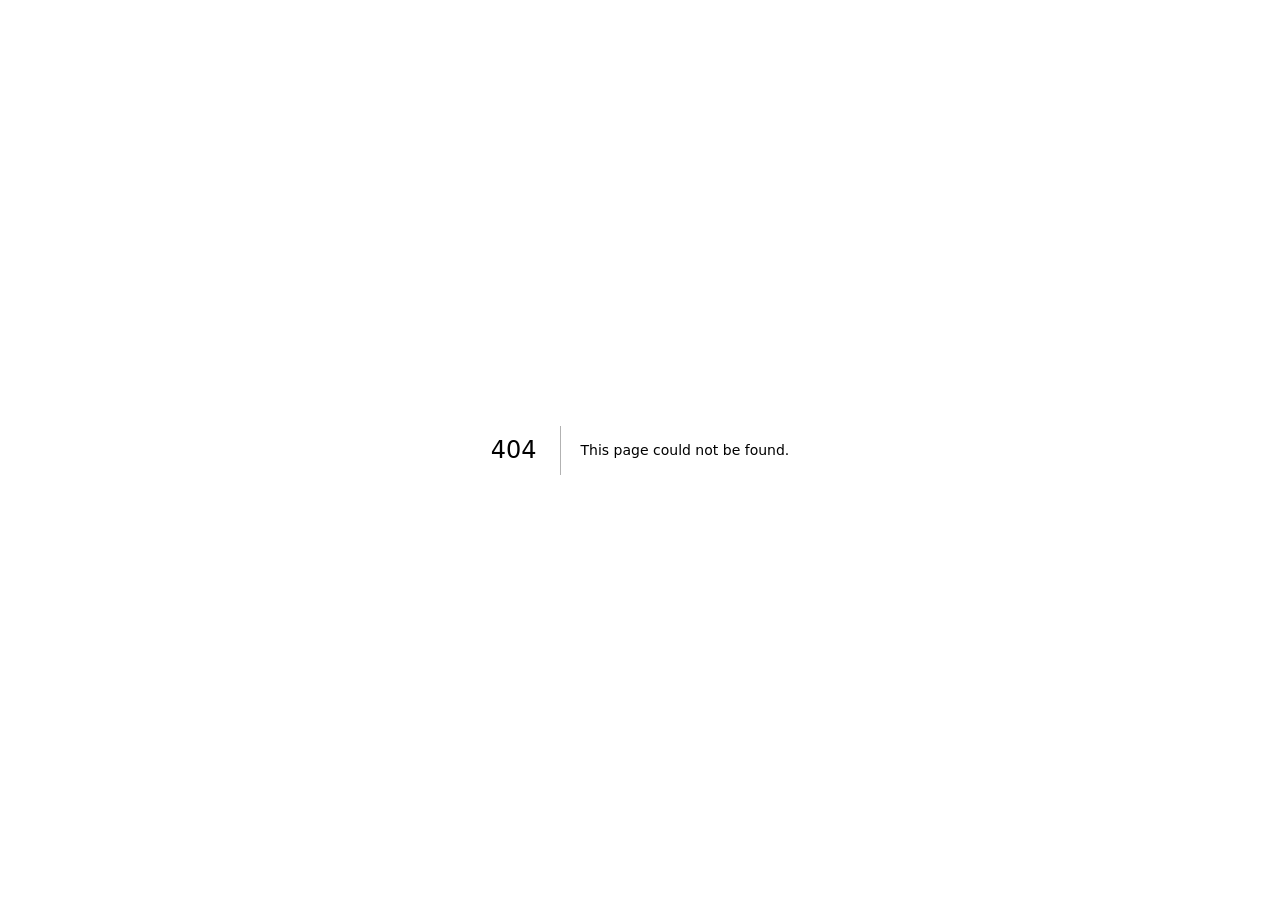
<file: 404/index.html>
<!DOCTYPE html><html lang="en" class="inter_5901b7c6-module__ec5Qua__variable jetbrains_mono_c204fc1d-module__jQLt9W__variable antialiased"><head><meta charSet="utf-8"/><meta name="viewport" content="width=device-width, initial-scale=1"/><link rel="stylesheet" href="/_next/static/chunks/1jdpnmebifl7n.css" data-precedence="next"/><link rel="preload" as="script" fetchPriority="low" href="/_next/static/chunks/3qtlyzor5gjmq.js"/><script src="/_next/static/chunks/15orcrkp-_9ct.js" async=""></script><script src="/_next/static/chunks/2r3tgmj4s0k_6.js" async=""></script><script src="/_next/static/chunks/1eglloh0s_w8l.js" async=""></script><script src="/_next/static/chunks/turbopack-44et5_ps77_01.js" async=""></script><script src="/_next/static/chunks/1el5-48au3iai.js" async=""></script><script src="/_next/static/chunks/14mrh2-p_w84d.js" async=""></script><script data-goatcounter="https://calibresquad.goatcounter.com/count" async="" src="https://gc.zgo.at/count.js"></script><meta name="robots" content="noindex"/><meta name="next-size-adjust" content=""/><title>404: This page could not be found.</title><title>AuraMix — One sound. Every Apple device.</title><meta name="description" content="A precision equalizer and music player for iPhone, iPad and Mac. 31-band and parametric EQ, harmonic bass, soundstage, headphone matching — and the whole instrument on your dashboard with CarPlay."/><link rel="canonical" href="https://auramix.com.au/"/><meta property="og:title" content="AuraMix — Your music has more in it."/><meta property="og:description" content="Precision EQ and player for iPhone &amp; CarPlay. Free to start, one purchase for everything. No subscription."/><meta property="og:url" content="https://auramix.com.au/"/><meta property="og:site_name" content="AuraMix"/><meta property="og:image" content="https://auramix.com.au/icon.png"/><meta name="twitter:card" content="summary_large_image"/><meta name="twitter:title" content="AuraMix — Your music has more in it."/><meta name="twitter:description" content="Precision EQ and player for iPhone &amp; CarPlay. Free to start, one purchase for everything. No subscription."/><meta name="twitter:image" content="https://auramix.com.au/icon.png"/><link rel="icon" href="/favicon.ico?favicon.2vob68tjqpejf.ico" sizes="256x256" type="image/x-icon"/><link rel="icon" href="/favicon-64.png"/><link rel="apple-touch-icon" href="/icon.png"/><script src="/_next/static/chunks/0cz1d0mv5g_q7.js" noModule=""></script></head><body class="min-h-full"><div hidden=""><!--$--><!--/$--></div><script>(self.__next_s=self.__next_s||[]).push([0,{"children":"try{var t=localStorage.getItem('auramix-theme');if(t==='light')document.documentElement.dataset.theme='light';}catch(e){}","id":"auramix-theme"}])</script><div style="font-family:system-ui,&quot;Segoe UI&quot;,Roboto,Helvetica,Arial,sans-serif,&quot;Apple Color Emoji&quot;,&quot;Segoe UI Emoji&quot;;height:100vh;text-align:center;display:flex;flex-direction:column;align-items:center;justify-content:center"><div><style>body{color:#000;background:#fff;margin:0}.next-error-h1{border-right:1px solid rgba(0,0,0,.3)}@media (prefers-color-scheme:dark){body{color:#fff;background:#000}.next-error-h1{border-right:1px solid rgba(255,255,255,.3)}}</style><h1 class="next-error-h1" style="display:inline-block;margin:0 20px 0 0;padding:0 23px 0 0;font-size:24px;font-weight:500;vertical-align:top;line-height:49px">404</h1><div style="display:inline-block"><h2 style="font-size:14px;font-weight:400;line-height:49px;margin:0">This page could not be found.</h2></div></div></div><!--$--><!--/$--><script src="/_next/static/chunks/3qtlyzor5gjmq.js" id="_R_" async=""></script><script>(self.__next_f=self.__next_f||[]).push([0])</script><script>self.__next_f.push([1,"1:\"$Sreact.fragment\"\n2:I[79520,[\"/_next/static/chunks/1el5-48au3iai.js\",\"/_next/static/chunks/14mrh2-p_w84d.js\"],\"\"]\n3:I[39756,[\"/_next/static/chunks/1el5-48au3iai.js\",\"/_next/static/chunks/14mrh2-p_w84d.js\"],\"default\"]\n4:I[37457,[\"/_next/static/chunks/1el5-48au3iai.js\",\"/_next/static/chunks/14mrh2-p_w84d.js\"],\"default\"]\n5:I[97367,[\"/_next/static/chunks/1el5-48au3iai.js\",\"/_next/static/chunks/14mrh2-p_w84d.js\"],\"OutletBoundary\"]\n6:\"$Sreact.suspense\"\n9:I[97367,[\"/_next/static/chunks/1el5-48au3iai.js\",\"/_next/static/chunks/14mrh2-p_w84d.js\"],\"ViewportBoundary\"]\nb:I[97367,[\"/_next/static/chunks/1el5-48au3iai.js\",\"/_next/static/chunks/14mrh2-p_w84d.js\"],\"MetadataBoundary\"]\nd:I[68027,[\"/_next/static/chunks/1el5-48au3iai.js\",\"/_next/static/chunks/14mrh2-p_w84d.js\"],\"default\",1]\n:HL[\"/_next/static/chunks/1jdpnmebifl7n.css\",\"style\"]\n"])</script><script>self.__next_f.push([1,"0:{\"P\":null,\"c\":[\"\",\"_not-found\",\"\"],\"q\":\"\",\"i\":false,\"f\":[[[\"\",{\"children\":[\"/_not-found\",{\"children\":[\"__PAGE__\",{}]}]},\"$undefined\",\"$undefined\",16],[[\"$\",\"$1\",\"c\",{\"children\":[[[\"$\",\"link\",\"0\",{\"rel\":\"stylesheet\",\"href\":\"/_next/static/chunks/1jdpnmebifl7n.css\",\"precedence\":\"next\",\"crossOrigin\":\"$undefined\",\"nonce\":\"$undefined\"}],[\"$\",\"script\",\"script-0\",{\"src\":\"/_next/static/chunks/1el5-48au3iai.js\",\"async\":true,\"nonce\":\"$undefined\"}],[\"$\",\"script\",\"script-1\",{\"src\":\"/_next/static/chunks/14mrh2-p_w84d.js\",\"async\":true,\"nonce\":\"$undefined\"}]],[\"$\",\"html\",null,{\"lang\":\"en\",\"className\":\"inter_5901b7c6-module__ec5Qua__variable jetbrains_mono_c204fc1d-module__jQLt9W__variable antialiased\",\"suppressHydrationWarning\":true,\"children\":[\"$\",\"body\",null,{\"className\":\"min-h-full\",\"children\":[[\"$\",\"$L2\",null,{\"id\":\"auramix-theme\",\"strategy\":\"beforeInteractive\",\"children\":\"try{var t=localStorage.getItem('auramix-theme');if(t==='light')document.documentElement.dataset.theme='light';}catch(e){}\"}],[\"$\",\"$L3\",null,{\"parallelRouterKey\":\"children\",\"error\":\"$undefined\",\"errorStyles\":\"$undefined\",\"errorScripts\":\"$undefined\",\"template\":[\"$\",\"$L4\",null,{}],\"templateStyles\":\"$undefined\",\"templateScripts\":\"$undefined\",\"notFound\":[[[\"$\",\"title\",null,{\"children\":\"404: This page could not be found.\"}],[\"$\",\"div\",null,{\"style\":{\"fontFamily\":\"system-ui,\\\"Segoe UI\\\",Roboto,Helvetica,Arial,sans-serif,\\\"Apple Color Emoji\\\",\\\"Segoe UI Emoji\\\"\",\"height\":\"100vh\",\"textAlign\":\"center\",\"display\":\"flex\",\"flexDirection\":\"column\",\"alignItems\":\"center\",\"justifyContent\":\"center\"},\"children\":[\"$\",\"div\",null,{\"children\":[[\"$\",\"style\",null,{\"dangerouslySetInnerHTML\":{\"__html\":\"body{color:#000;background:#fff;margin:0}.next-error-h1{border-right:1px solid rgba(0,0,0,.3)}@media (prefers-color-scheme:dark){body{color:#fff;background:#000}.next-error-h1{border-right:1px solid rgba(255,255,255,.3)}}\"}}],[\"$\",\"h1\",null,{\"className\":\"next-error-h1\",\"style\":{\"display\":\"inline-block\",\"margin\":\"0 20px 0 0\",\"padding\":\"0 23px 0 0\",\"fontSize\":24,\"fontWeight\":500,\"verticalAlign\":\"top\",\"lineHeight\":\"49px\"},\"children\":404}],[\"$\",\"div\",null,{\"style\":{\"display\":\"inline-block\"},\"children\":[\"$\",\"h2\",null,{\"style\":{\"fontSize\":14,\"fontWeight\":400,\"lineHeight\":\"49px\",\"margin\":0},\"children\":\"This page could not be found.\"}]}]]}]}]],[]],\"forbidden\":\"$undefined\",\"unauthorized\":\"$undefined\"}],[\"$\",\"script\",null,{\"data-goatcounter\":\"https://calibresquad.goatcounter.com/count\",\"async\":true,\"src\":\"https://gc.zgo.at/count.js\"}]]}]}]]}],{\"children\":[[\"$\",\"$1\",\"c\",{\"children\":[null,[\"$\",\"$L3\",null,{\"parallelRouterKey\":\"children\",\"error\":\"$undefined\",\"errorStyles\":\"$undefined\",\"errorScripts\":\"$undefined\",\"template\":[\"$\",\"$L4\",null,{}],\"templateStyles\":\"$undefined\",\"templateScripts\":\"$undefined\",\"notFound\":\"$undefined\",\"forbidden\":\"$undefined\",\"unauthorized\":\"$undefined\"}]]}],{\"children\":[[\"$\",\"$1\",\"c\",{\"children\":[[[\"$\",\"title\",null,{\"children\":\"404: This page could not be found.\"}],[\"$\",\"div\",null,{\"style\":\"$0:f:0:1:0:props:children:1:props:children:props:children:1:props:notFound:0:1:props:style\",\"children\":[\"$\",\"div\",null,{\"children\":[[\"$\",\"style\",null,{\"dangerouslySetInnerHTML\":{\"__html\":\"body{color:#000;background:#fff;margin:0}.next-error-h1{border-right:1px solid rgba(0,0,0,.3)}@media (prefers-color-scheme:dark){body{color:#fff;background:#000}.next-error-h1{border-right:1px solid rgba(255,255,255,.3)}}\"}}],[\"$\",\"h1\",null,{\"className\":\"next-error-h1\",\"style\":\"$0:f:0:1:0:props:children:1:props:children:props:children:1:props:notFound:0:1:props:children:props:children:1:props:style\",\"children\":404}],[\"$\",\"div\",null,{\"style\":\"$0:f:0:1:0:props:children:1:props:children:props:children:1:props:notFound:0:1:props:children:props:children:2:props:style\",\"children\":[\"$\",\"h2\",null,{\"style\":\"$0:f:0:1:0:props:children:1:props:children:props:children:1:props:notFound:0:1:props:children:props:children:2:props:children:props:style\",\"children\":\"This page could not be found.\"}]}]]}]}]],null,[\"$\",\"$L5\",null,{\"children\":[\"$\",\"$6\",null,{\"name\":\"Next.MetadataOutlet\",\"children\":\"$@7\"}]}]]}],{},null,false,null]},null,false,\"$@8\"]},null,false,null],[\"$\",\"$1\",\"h\",{\"children\":[[\"$\",\"meta\",null,{\"name\":\"robots\",\"content\":\"noindex\"}],[\"$\",\"$L9\",null,{\"children\":\"$La\"}],[\"$\",\"div\",null,{\"hidden\":true,\"children\":[\"$\",\"$Lb\",null,{\"children\":[\"$\",\"$6\",null,{\"name\":\"Next.Metadata\",\"children\":\"$Lc\"}]}]}],[\"$\",\"meta\",null,{\"name\":\"next-size-adjust\",\"content\":\"\"}]]}],false]],\"m\":\"$undefined\",\"G\":[\"$d\",[[\"$\",\"link\",\"0\",{\"rel\":\"stylesheet\",\"href\":\"/_next/static/chunks/1jdpnmebifl7n.css\",\"precedence\":\"next\",\"crossOrigin\":\"$undefined\",\"nonce\":\"$undefined\"}]]],\"S\":true,\"h\":null,\"s\":\"$undefined\",\"l\":\"$undefined\",\"p\":\"$undefined\",\"d\":\"$undefined\",\"b\":\"Xv5IdOiXulGCPVkQ1G8v6\"}\n"])</script><script>self.__next_f.push([1,"e:[]\n8:\"$We\"\n"])</script><script>self.__next_f.push([1,"a:[[\"$\",\"meta\",\"0\",{\"charSet\":\"utf-8\"}],[\"$\",\"meta\",\"1\",{\"name\":\"viewport\",\"content\":\"width=device-width, initial-scale=1\"}]]\n"])</script><script>self.__next_f.push([1,"f:I[27201,[\"/_next/static/chunks/1el5-48au3iai.js\",\"/_next/static/chunks/14mrh2-p_w84d.js\"],\"IconMark\"]\n7:null\n"])</script><script>self.__next_f.push([1,"c:[[\"$\",\"title\",\"0\",{\"children\":\"AuraMix — One sound. Every Apple device.\"}],[\"$\",\"meta\",\"1\",{\"name\":\"description\",\"content\":\"A precision equalizer and music player for iPhone, iPad and Mac. 31-band and parametric EQ, harmonic bass, soundstage, headphone matching — and the whole instrument on your dashboard with CarPlay.\"}],[\"$\",\"link\",\"2\",{\"rel\":\"canonical\",\"href\":\"https://auramix.com.au/\"}],[\"$\",\"meta\",\"3\",{\"property\":\"og:title\",\"content\":\"AuraMix — Your music has more in it.\"}],[\"$\",\"meta\",\"4\",{\"property\":\"og:description\",\"content\":\"Precision EQ and player for iPhone \u0026 CarPlay. Free to start, one purchase for everything. No subscription.\"}],[\"$\",\"meta\",\"5\",{\"property\":\"og:url\",\"content\":\"https://auramix.com.au/\"}],[\"$\",\"meta\",\"6\",{\"property\":\"og:site_name\",\"content\":\"AuraMix\"}],[\"$\",\"meta\",\"7\",{\"property\":\"og:image\",\"content\":\"https://auramix.com.au/icon.png\"}],[\"$\",\"meta\",\"8\",{\"name\":\"twitter:card\",\"content\":\"summary_large_image\"}],[\"$\",\"meta\",\"9\",{\"name\":\"twitter:title\",\"content\":\"AuraMix — Your music has more in it.\"}],[\"$\",\"meta\",\"10\",{\"name\":\"twitter:description\",\"content\":\"Precision EQ and player for iPhone \u0026 CarPlay. Free to start, one purchase for everything. No subscription.\"}],[\"$\",\"meta\",\"11\",{\"name\":\"twitter:image\",\"content\":\"https://auramix.com.au/icon.png\"}],[\"$\",\"link\",\"12\",{\"rel\":\"icon\",\"href\":\"/favicon.ico?favicon.2vob68tjqpejf.ico\",\"sizes\":\"256x256\",\"type\":\"image/x-icon\"}],[\"$\",\"link\",\"13\",{\"rel\":\"icon\",\"href\":\"/favicon-64.png\"}],[\"$\",\"link\",\"14\",{\"rel\":\"apple-touch-icon\",\"href\":\"/icon.png\"}],[\"$\",\"$Lf\",\"15\",{}]]\n"])</script></body></html>
</file>
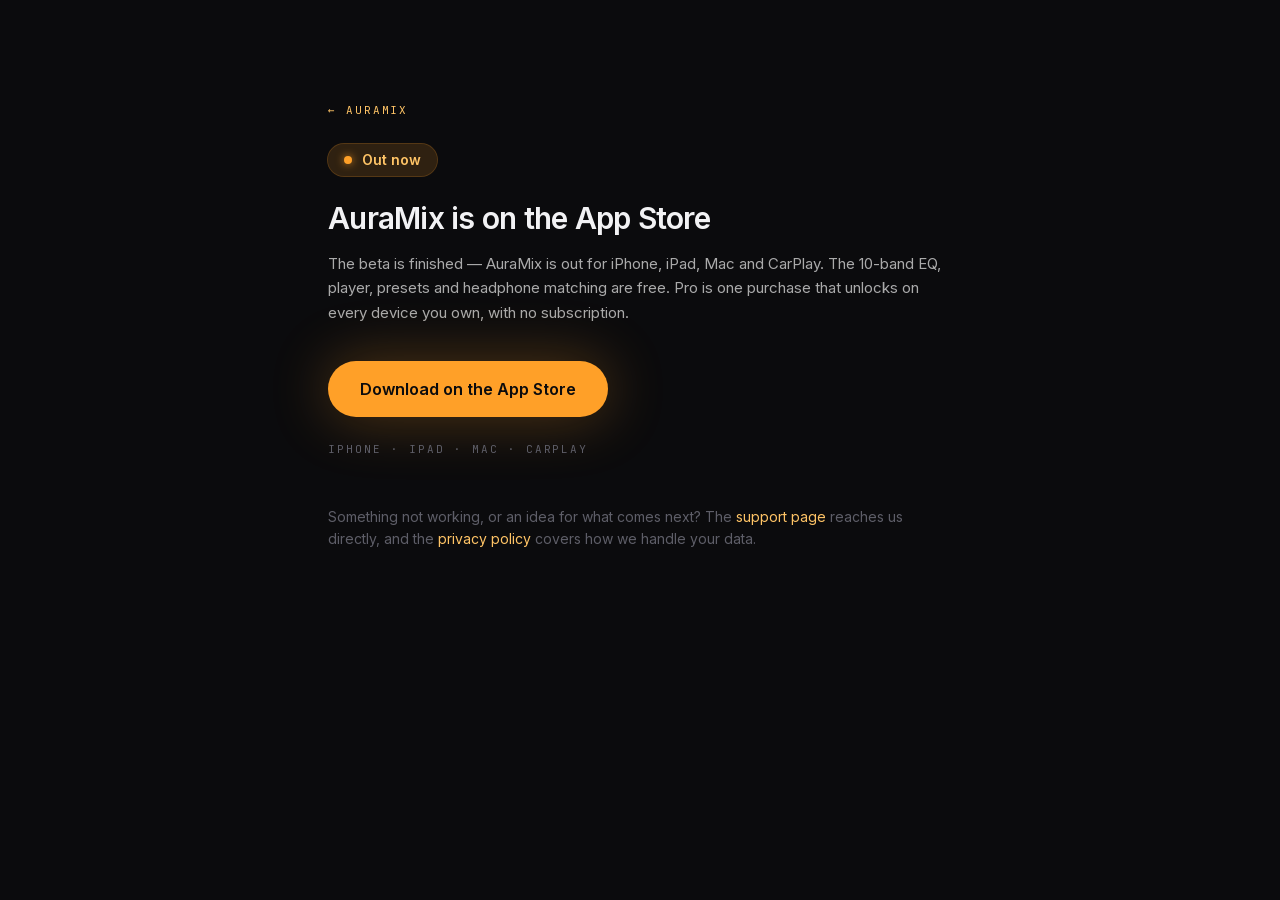
<file: beta/index.html>
<!DOCTYPE html><html lang="en" class="inter_5901b7c6-module__ec5Qua__variable jetbrains_mono_c204fc1d-module__jQLt9W__variable antialiased"><head><meta charSet="utf-8"/><meta name="viewport" content="width=device-width, initial-scale=1"/><link rel="preload" href="/_next/static/media/051742360c26797e-s.p.1bkzbscqrt8rl.woff2" as="font" crossorigin="" type="font/woff2"/><link rel="preload" href="/_next/static/media/83afe278b6a6bb3c-s.p.2bn3s6zvc0dyp.woff2" as="font" crossorigin="" type="font/woff2"/><link rel="stylesheet" href="/_next/static/chunks/1jdpnmebifl7n.css" data-precedence="next"/><link rel="preload" as="script" fetchPriority="low" href="/_next/static/chunks/3qtlyzor5gjmq.js"/><script src="/_next/static/chunks/15orcrkp-_9ct.js" async=""></script><script src="/_next/static/chunks/2r3tgmj4s0k_6.js" async=""></script><script src="/_next/static/chunks/1eglloh0s_w8l.js" async=""></script><script src="/_next/static/chunks/turbopack-44et5_ps77_01.js" async=""></script><script src="/_next/static/chunks/1el5-48au3iai.js" async=""></script><script src="/_next/static/chunks/14mrh2-p_w84d.js" async=""></script><script src="/_next/static/chunks/1rxncug86bump.js" async=""></script><script data-goatcounter="https://calibresquad.goatcounter.com/count" async="" src="https://gc.zgo.at/count.js"></script><meta name="next-size-adjust" content=""/><title>Get AuraMix — now on the App Store</title><meta name="description" content="AuraMix is available on the App Store for iPhone, iPad, Mac and CarPlay. Free to start, one purchase for Pro, no subscription."/><link rel="canonical" href="https://auramix.com.au/beta/"/><meta property="og:title" content="AuraMix — Your music has more in it."/><meta property="og:description" content="Precision EQ and player for iPhone &amp; CarPlay. Free to start, one purchase for everything. No subscription."/><meta property="og:url" content="https://auramix.com.au/"/><meta property="og:site_name" content="AuraMix"/><meta property="og:image" content="https://auramix.com.au/icon.png"/><meta name="twitter:card" content="summary_large_image"/><meta name="twitter:title" content="AuraMix — Your music has more in it."/><meta name="twitter:description" content="Precision EQ and player for iPhone &amp; CarPlay. Free to start, one purchase for everything. No subscription."/><meta name="twitter:image" content="https://auramix.com.au/icon.png"/><link rel="icon" href="/favicon.ico?favicon.2vob68tjqpejf.ico" sizes="256x256" type="image/x-icon"/><link rel="icon" href="/favicon-64.png"/><link rel="apple-touch-icon" href="/icon.png"/><script src="/_next/static/chunks/0cz1d0mv5g_q7.js" noModule=""></script></head><body class="min-h-full"><div hidden=""><!--$--><!--/$--></div><script>(self.__next_s=self.__next_s||[]).push([0,{"children":"try{var t=localStorage.getItem('auramix-theme');if(t==='light')document.documentElement.dataset.theme='light';}catch(e){}","id":"auramix-theme"}])</script><main class="mx-auto max-w-2xl px-6 py-24"><a class="micro text-signal-text" href="/">← AuraMix</a><div class="mt-6 flex w-fit items-center gap-2.5 rounded-full bg-signal/15 px-4 py-1.5 text-sm font-semibold text-signal-text ring-1 ring-signal/30"><span class="h-2 w-2 rounded-full bg-signal shadow-[0_0_8px_rgba(255,160,40,0.8)]"></span>Out now</div><h1 class="mt-6 text-3xl font-semibold tracking-tight">AuraMix is on the App Store</h1><p class="mt-4 text-[15px] leading-relaxed text-white/65">The beta is finished — AuraMix is out for iPhone, iPad, Mac and CarPlay. The 10-band EQ, player, presets and headphone matching are free. Pro is one purchase that unlocks on every device you own, with no subscription.</p><a href="https://apps.apple.com/au/app/auramix/id6791911754" class="mt-9 inline-block rounded-full bg-signal px-8 py-4 text-[16px] font-semibold text-ground shadow-[0_0_60px_rgba(255,160,40,0.3)] transition hover:brightness-110">Download on the App Store</a><p class="micro mt-6 text-tertiary">iPhone · iPad · Mac · CarPlay</p><p class="mt-12 text-[14px] leading-relaxed text-tertiary">Something not working, or an idea for what comes next? The<!-- --> <a class="text-signal-text" href="/support/">support page</a> <!-- -->reaches us directly, and the<!-- --> <a class="text-signal-text" href="/privacy/">privacy policy</a> <!-- -->covers how we handle your data.</p></main><!--$--><!--/$--><script src="/_next/static/chunks/3qtlyzor5gjmq.js" id="_R_" async=""></script><script>(self.__next_f=self.__next_f||[]).push([0])</script><script>self.__next_f.push([1,"1:\"$Sreact.fragment\"\n2:I[79520,[\"/_next/static/chunks/1el5-48au3iai.js\",\"/_next/static/chunks/14mrh2-p_w84d.js\"],\"\"]\n3:I[39756,[\"/_next/static/chunks/1el5-48au3iai.js\",\"/_next/static/chunks/14mrh2-p_w84d.js\"],\"default\"]\n4:I[37457,[\"/_next/static/chunks/1el5-48au3iai.js\",\"/_next/static/chunks/14mrh2-p_w84d.js\"],\"default\"]\n5:I[22016,[\"/_next/static/chunks/1el5-48au3iai.js\",\"/_next/static/chunks/14mrh2-p_w84d.js\",\"/_next/static/chunks/1rxncug86bump.js\"],\"\"]\na:I[68027,[\"/_next/static/chunks/1el5-48au3iai.js\",\"/_next/static/chunks/14mrh2-p_w84d.js\"],\"default\",1]\n:HL[\"/_next/static/chunks/1jdpnmebifl7n.css\",\"style\"]\n:HL[\"/_next/static/media/051742360c26797e-s.p.1bkzbscqrt8rl.woff2\",\"font\",{\"crossOrigin\":\"\",\"type\":\"font/woff2\"}]\n:HL[\"/_next/static/media/83afe278b6a6bb3c-s.p.2bn3s6zvc0dyp.woff2\",\"font\",{\"crossOrigin\":\"\",\"type\":\"font/woff2\"}]\n"])</script><script>self.__next_f.push([1,"0:{\"P\":null,\"c\":[\"\",\"beta\",\"\"],\"q\":\"\",\"i\":false,\"f\":[[[\"\",{\"children\":[\"beta\",{\"children\":[\"__PAGE__\",{}]}]},\"$undefined\",\"$undefined\",16],[[\"$\",\"$1\",\"c\",{\"children\":[[[\"$\",\"link\",\"0\",{\"rel\":\"stylesheet\",\"href\":\"/_next/static/chunks/1jdpnmebifl7n.css\",\"precedence\":\"next\",\"crossOrigin\":\"$undefined\",\"nonce\":\"$undefined\"}],[\"$\",\"script\",\"script-0\",{\"src\":\"/_next/static/chunks/1el5-48au3iai.js\",\"async\":true,\"nonce\":\"$undefined\"}],[\"$\",\"script\",\"script-1\",{\"src\":\"/_next/static/chunks/14mrh2-p_w84d.js\",\"async\":true,\"nonce\":\"$undefined\"}]],[\"$\",\"html\",null,{\"lang\":\"en\",\"className\":\"inter_5901b7c6-module__ec5Qua__variable jetbrains_mono_c204fc1d-module__jQLt9W__variable antialiased\",\"suppressHydrationWarning\":true,\"children\":[\"$\",\"body\",null,{\"className\":\"min-h-full\",\"children\":[[\"$\",\"$L2\",null,{\"id\":\"auramix-theme\",\"strategy\":\"beforeInteractive\",\"children\":\"try{var t=localStorage.getItem('auramix-theme');if(t==='light')document.documentElement.dataset.theme='light';}catch(e){}\"}],[\"$\",\"$L3\",null,{\"parallelRouterKey\":\"children\",\"error\":\"$undefined\",\"errorStyles\":\"$undefined\",\"errorScripts\":\"$undefined\",\"template\":[\"$\",\"$L4\",null,{}],\"templateStyles\":\"$undefined\",\"templateScripts\":\"$undefined\",\"notFound\":[[[\"$\",\"title\",null,{\"children\":\"404: This page could not be found.\"}],[\"$\",\"div\",null,{\"style\":{\"fontFamily\":\"system-ui,\\\"Segoe UI\\\",Roboto,Helvetica,Arial,sans-serif,\\\"Apple Color Emoji\\\",\\\"Segoe UI Emoji\\\"\",\"height\":\"100vh\",\"textAlign\":\"center\",\"display\":\"flex\",\"flexDirection\":\"column\",\"alignItems\":\"center\",\"justifyContent\":\"center\"},\"children\":[\"$\",\"div\",null,{\"children\":[[\"$\",\"style\",null,{\"dangerouslySetInnerHTML\":{\"__html\":\"body{color:#000;background:#fff;margin:0}.next-error-h1{border-right:1px solid rgba(0,0,0,.3)}@media (prefers-color-scheme:dark){body{color:#fff;background:#000}.next-error-h1{border-right:1px solid rgba(255,255,255,.3)}}\"}}],[\"$\",\"h1\",null,{\"className\":\"next-error-h1\",\"style\":{\"display\":\"inline-block\",\"margin\":\"0 20px 0 0\",\"padding\":\"0 23px 0 0\",\"fontSize\":24,\"fontWeight\":500,\"verticalAlign\":\"top\",\"lineHeight\":\"49px\"},\"children\":404}],[\"$\",\"div\",null,{\"style\":{\"display\":\"inline-block\"},\"children\":[\"$\",\"h2\",null,{\"style\":{\"fontSize\":14,\"fontWeight\":400,\"lineHeight\":\"49px\",\"margin\":0},\"children\":\"This page could not be found.\"}]}]]}]}]],[]],\"forbidden\":\"$undefined\",\"unauthorized\":\"$undefined\"}],[\"$\",\"script\",null,{\"data-goatcounter\":\"https://calibresquad.goatcounter.com/count\",\"async\":true,\"src\":\"https://gc.zgo.at/count.js\"}]]}]}]]}],{\"children\":[[\"$\",\"$1\",\"c\",{\"children\":[null,[\"$\",\"$L3\",null,{\"parallelRouterKey\":\"children\",\"error\":\"$undefined\",\"errorStyles\":\"$undefined\",\"errorScripts\":\"$undefined\",\"template\":[\"$\",\"$L4\",null,{}],\"templateStyles\":\"$undefined\",\"templateScripts\":\"$undefined\",\"notFound\":\"$undefined\",\"forbidden\":\"$undefined\",\"unauthorized\":\"$undefined\"}]]}],{\"children\":[[\"$\",\"$1\",\"c\",{\"children\":[[\"$\",\"main\",null,{\"className\":\"mx-auto max-w-2xl px-6 py-24\",\"children\":[[\"$\",\"$L5\",null,{\"href\":\"/\",\"className\":\"micro text-signal-text\",\"children\":\"← AuraMix\"}],[\"$\",\"div\",null,{\"className\":\"mt-6 flex w-fit items-center gap-2.5 rounded-full bg-signal/15 px-4 py-1.5 text-sm font-semibold text-signal-text ring-1 ring-signal/30\",\"children\":[[\"$\",\"span\",null,{\"className\":\"h-2 w-2 rounded-full bg-signal shadow-[0_0_8px_rgba(255,160,40,0.8)]\"}],\"Out now\"]}],[\"$\",\"h1\",null,{\"className\":\"mt-6 text-3xl font-semibold tracking-tight\",\"children\":\"AuraMix is on the App Store\"}],[\"$\",\"p\",null,{\"className\":\"mt-4 text-[15px] leading-relaxed text-white/65\",\"children\":\"The beta is finished — AuraMix is out for iPhone, iPad, Mac and CarPlay. The 10-band EQ, player, presets and headphone matching are free. Pro is one purchase that unlocks on every device you own, with no subscription.\"}],[\"$\",\"a\",null,{\"href\":\"https://apps.apple.com/au/app/auramix/id6791911754\",\"className\":\"mt-9 inline-block rounded-full bg-signal px-8 py-4 text-[16px] font-semibold text-ground shadow-[0_0_60px_rgba(255,160,40,0.3)] transition hover:brightness-110\",\"children\":\"Download on the App Store\"}],[\"$\",\"p\",null,{\"className\":\"micro mt-6 text-tertiary\",\"children\":\"iPhone · iPad · Mac · CarPlay\"}],[\"$\",\"p\",null,{\"className\":\"mt-12 text-[14px] leading-relaxed text-tertiary\",\"children\":[\"Something not working, or an idea for what comes next? The\",\" \",[\"$\",\"$L5\",null,{\"href\":\"/support\",\"className\":\"text-signal-text\",\"children\":\"support page\"}],\" \",\"reaches us directly, and the\",\" \",[\"$\",\"$L5\",null,{\"href\":\"/privacy\",\"className\":\"text-signal-text\",\"children\":\"privacy policy\"}],\" \",\"covers how we handle your data.\"]}]]}],[\"$L6\"],\"$L7\"]}],{},null,false,null]},null,false,\"$@8\"]},null,false,null],\"$L9\",false]],\"m\":\"$undefined\",\"G\":[\"$a\",[\"$Lb\"]],\"S\":true,\"h\":null,\"s\":\"$undefined\",\"l\":\"$undefined\",\"p\":\"$undefined\",\"d\":\"$undefined\",\"b\":\"Xv5IdOiXulGCPVkQ1G8v6\"}\n"])</script><script>self.__next_f.push([1,"c:I[97367,[\"/_next/static/chunks/1el5-48au3iai.js\",\"/_next/static/chunks/14mrh2-p_w84d.js\"],\"OutletBoundary\"]\nd:\"$Sreact.suspense\"\n10:I[97367,[\"/_next/static/chunks/1el5-48au3iai.js\",\"/_next/static/chunks/14mrh2-p_w84d.js\"],\"ViewportBoundary\"]\n12:I[97367,[\"/_next/static/chunks/1el5-48au3iai.js\",\"/_next/static/chunks/14mrh2-p_w84d.js\"],\"MetadataBoundary\"]\n6:[\"$\",\"script\",\"script-0\",{\"src\":\"/_next/static/chunks/1rxncug86bump.js\",\"async\":true,\"nonce\":\"$undefined\"}]\n7:[\"$\",\"$Lc\",null,{\"children\":[\"$\",\"$d\",null,{\"name\":\"Next.MetadataOutlet\",\"children\":\"$@e\"}]}]\nf:[]\n8:\"$Wf\"\n9:[\"$\",\"$1\",\"h\",{\"children\":[null,[\"$\",\"$L10\",null,{\"children\":\"$L11\"}],[\"$\",\"div\",null,{\"hidden\":true,\"children\":[\"$\",\"$L12\",null,{\"children\":[\"$\",\"$d\",null,{\"name\":\"Next.Metadata\",\"children\":\"$L13\"}]}]}],[\"$\",\"meta\",null,{\"name\":\"next-size-adjust\",\"content\":\"\"}]]}]\nb:[\"$\",\"link\",\"0\",{\"rel\":\"stylesheet\",\"href\":\"/_next/static/chunks/1jdpnmebifl7n.css\",\"precedence\":\"next\",\"crossOrigin\":\"$undefined\",\"nonce\":\"$undefined\"}]\n"])</script><script>self.__next_f.push([1,"11:[[\"$\",\"meta\",\"0\",{\"charSet\":\"utf-8\"}],[\"$\",\"meta\",\"1\",{\"name\":\"viewport\",\"content\":\"width=device-width, initial-scale=1\"}]]\n"])</script><script>self.__next_f.push([1,"14:I[27201,[\"/_next/static/chunks/1el5-48au3iai.js\",\"/_next/static/chunks/14mrh2-p_w84d.js\"],\"IconMark\"]\ne:null\n"])</script><script>self.__next_f.push([1,"13:[[\"$\",\"title\",\"0\",{\"children\":\"Get AuraMix — now on the App Store\"}],[\"$\",\"meta\",\"1\",{\"name\":\"description\",\"content\":\"AuraMix is available on the App Store for iPhone, iPad, Mac and CarPlay. Free to start, one purchase for Pro, no subscription.\"}],[\"$\",\"link\",\"2\",{\"rel\":\"canonical\",\"href\":\"https://auramix.com.au/beta/\"}],[\"$\",\"meta\",\"3\",{\"property\":\"og:title\",\"content\":\"AuraMix — Your music has more in it.\"}],[\"$\",\"meta\",\"4\",{\"property\":\"og:description\",\"content\":\"Precision EQ and player for iPhone \u0026 CarPlay. Free to start, one purchase for everything. No subscription.\"}],[\"$\",\"meta\",\"5\",{\"property\":\"og:url\",\"content\":\"https://auramix.com.au/\"}],[\"$\",\"meta\",\"6\",{\"property\":\"og:site_name\",\"content\":\"AuraMix\"}],[\"$\",\"meta\",\"7\",{\"property\":\"og:image\",\"content\":\"https://auramix.com.au/icon.png\"}],[\"$\",\"meta\",\"8\",{\"name\":\"twitter:card\",\"content\":\"summary_large_image\"}],[\"$\",\"meta\",\"9\",{\"name\":\"twitter:title\",\"content\":\"AuraMix — Your music has more in it.\"}],[\"$\",\"meta\",\"10\",{\"name\":\"twitter:description\",\"content\":\"Precision EQ and player for iPhone \u0026 CarPlay. Free to start, one purchase for everything. No subscription.\"}],[\"$\",\"meta\",\"11\",{\"name\":\"twitter:image\",\"content\":\"https://auramix.com.au/icon.png\"}],[\"$\",\"link\",\"12\",{\"rel\":\"icon\",\"href\":\"/favicon.ico?favicon.2vob68tjqpejf.ico\",\"sizes\":\"256x256\",\"type\":\"image/x-icon\"}],[\"$\",\"link\",\"13\",{\"rel\":\"icon\",\"href\":\"/favicon-64.png\"}],[\"$\",\"link\",\"14\",{\"rel\":\"apple-touch-icon\",\"href\":\"/icon.png\"}],[\"$\",\"$L14\",\"15\",{}]]\n"])</script></body></html>
</file>
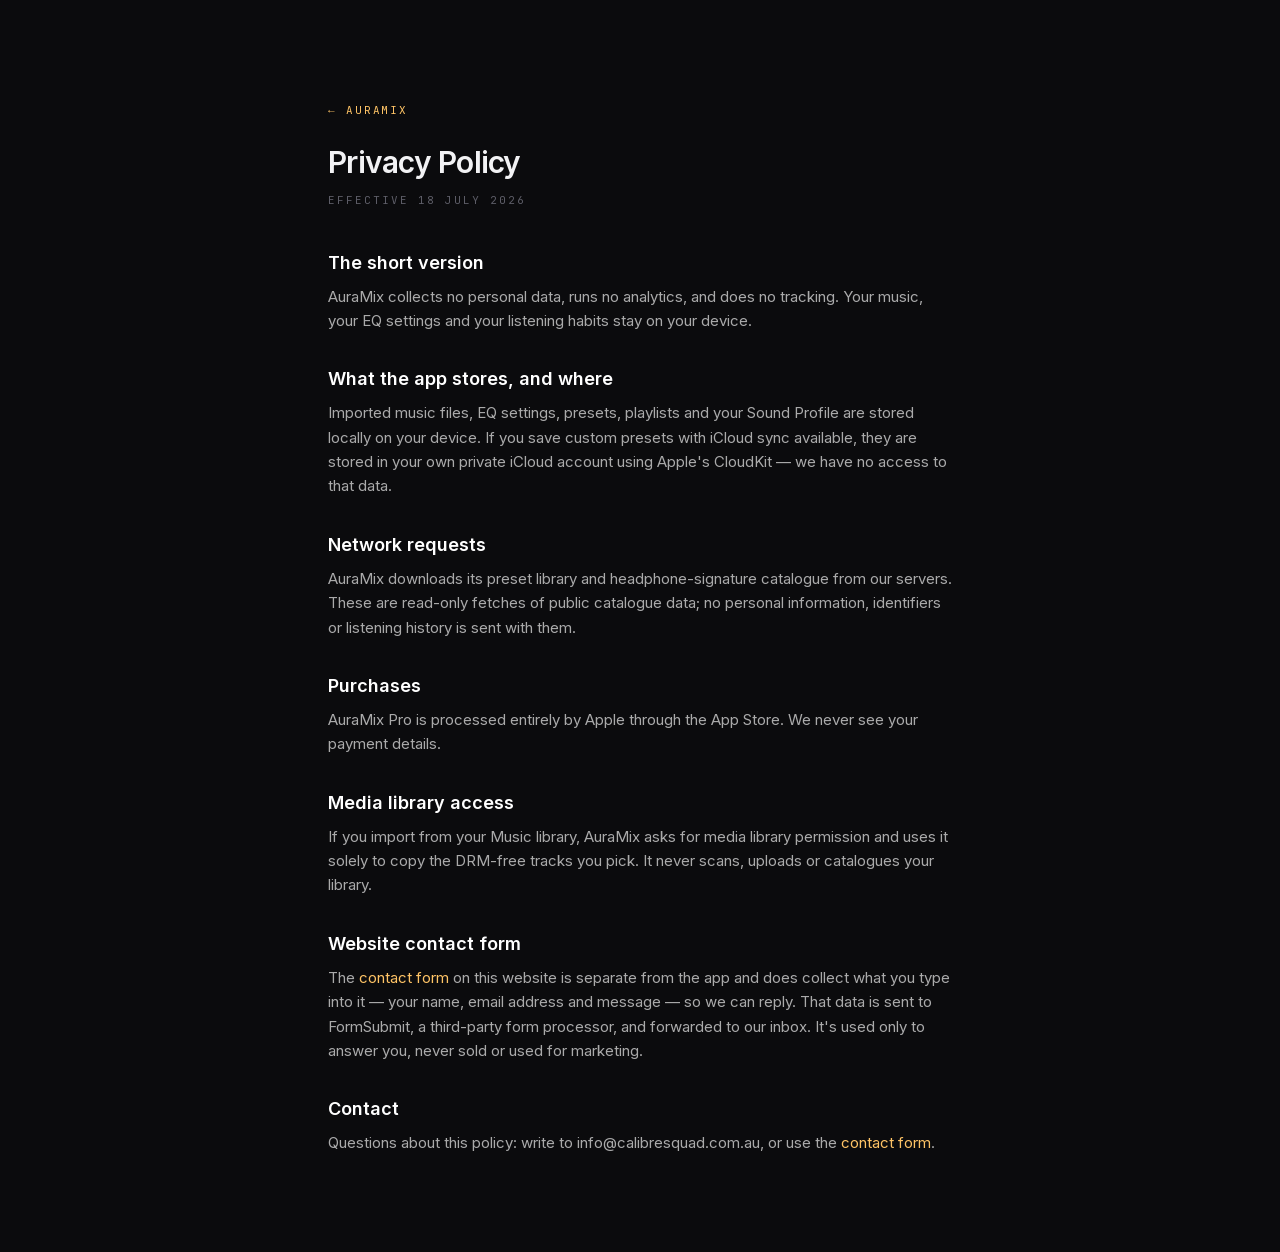
<file: privacy/index.html>
<!DOCTYPE html><html lang="en" class="inter_5901b7c6-module__ec5Qua__variable jetbrains_mono_c204fc1d-module__jQLt9W__variable antialiased"><head><meta charSet="utf-8"/><meta name="viewport" content="width=device-width, initial-scale=1"/><link rel="preload" href="/_next/static/media/051742360c26797e-s.p.1bkzbscqrt8rl.woff2" as="font" crossorigin="" type="font/woff2"/><link rel="preload" href="/_next/static/media/83afe278b6a6bb3c-s.p.2bn3s6zvc0dyp.woff2" as="font" crossorigin="" type="font/woff2"/><link rel="stylesheet" href="/_next/static/chunks/1jdpnmebifl7n.css" data-precedence="next"/><link rel="preload" as="script" fetchPriority="low" href="/_next/static/chunks/3qtlyzor5gjmq.js"/><script src="/_next/static/chunks/15orcrkp-_9ct.js" async=""></script><script src="/_next/static/chunks/2r3tgmj4s0k_6.js" async=""></script><script src="/_next/static/chunks/1eglloh0s_w8l.js" async=""></script><script src="/_next/static/chunks/turbopack-44et5_ps77_01.js" async=""></script><script src="/_next/static/chunks/1el5-48au3iai.js" async=""></script><script src="/_next/static/chunks/14mrh2-p_w84d.js" async=""></script><script src="/_next/static/chunks/1rxncug86bump.js" async=""></script><script data-goatcounter="https://calibresquad.goatcounter.com/count" async="" src="https://gc.zgo.at/count.js"></script><meta name="next-size-adjust" content=""/><title>Privacy Policy — AuraMix</title><meta name="description" content="AuraMix collects no personal data and does no tracking."/><link rel="canonical" href="https://auramix.com.au/"/><meta property="og:title" content="AuraMix — Your music has more in it."/><meta property="og:description" content="Precision EQ and player for iPhone &amp; CarPlay. Free to start, one purchase for everything. No subscription."/><meta property="og:url" content="https://auramix.com.au/"/><meta property="og:site_name" content="AuraMix"/><meta property="og:image" content="https://auramix.com.au/icon.png"/><meta name="twitter:card" content="summary_large_image"/><meta name="twitter:title" content="AuraMix — Your music has more in it."/><meta name="twitter:description" content="Precision EQ and player for iPhone &amp; CarPlay. Free to start, one purchase for everything. No subscription."/><meta name="twitter:image" content="https://auramix.com.au/icon.png"/><link rel="icon" href="/favicon.ico?favicon.2vob68tjqpejf.ico" sizes="256x256" type="image/x-icon"/><link rel="icon" href="/favicon-64.png"/><link rel="apple-touch-icon" href="/icon.png"/><script src="/_next/static/chunks/0cz1d0mv5g_q7.js" noModule=""></script></head><body class="min-h-full"><div hidden=""><!--$--><!--/$--></div><script>(self.__next_s=self.__next_s||[]).push([0,{"children":"try{var t=localStorage.getItem('auramix-theme');if(t==='light')document.documentElement.dataset.theme='light';}catch(e){}","id":"auramix-theme"}])</script><main class="mx-auto max-w-2xl px-6 py-24"><a class="micro text-signal-text" href="/">← AuraMix</a><h1 class="mt-6 text-3xl font-semibold tracking-tight">Privacy Policy</h1><p class="micro mt-3 text-tertiary">Effective 18 July 2026</p><div class="mt-10 space-y-8 text-[15px] leading-relaxed text-white/65"><section><h2 class="mb-2 text-lg font-semibold text-white">The short version</h2><p>AuraMix collects no personal data, runs no analytics, and does no tracking. Your music, your EQ settings and your listening habits stay on your device.</p></section><section><h2 class="mb-2 text-lg font-semibold text-white">What the app stores, and where</h2><p>Imported music files, EQ settings, presets, playlists and your Sound Profile are stored locally on your device. If you save custom presets with iCloud sync available, they are stored in your own private iCloud account using Apple&#x27;s CloudKit — we have no access to that data.</p></section><section><h2 class="mb-2 text-lg font-semibold text-white">Network requests</h2><p>AuraMix downloads its preset library and headphone-signature catalogue from our servers. These are read-only fetches of public catalogue data; no personal information, identifiers or listening history is sent with them.</p></section><section><h2 class="mb-2 text-lg font-semibold text-white">Purchases</h2><p>AuraMix Pro is processed entirely by Apple through the App Store. We never see your payment details.</p></section><section><h2 class="mb-2 text-lg font-semibold text-white">Media library access</h2><p>If you import from your Music library, AuraMix asks for media library permission and uses it solely to copy the DRM-free tracks you pick. It never scans, uploads or catalogues your library.</p></section><section><h2 class="mb-2 text-lg font-semibold text-white">Website contact form</h2><p>The<!-- --> <a class="text-signal-text" href="/support/#contact">contact form</a> <!-- -->on this website is separate from the app and does collect what you type into it — your name, email address and message — so we can reply. That data is sent to FormSubmit, a third-party form processor, and forwarded to our inbox. It&#x27;s used only to answer you, never sold or used for marketing.</p></section><section><h2 class="mb-2 text-lg font-semibold text-white">Contact</h2><p>Questions about this policy: write to info@calibresquad.com.au, or use the<!-- --> <a class="text-signal-text" href="/support/#contact">contact form</a>.</p></section></div></main><!--$--><!--/$--><script src="/_next/static/chunks/3qtlyzor5gjmq.js" id="_R_" async=""></script><script>(self.__next_f=self.__next_f||[]).push([0])</script><script>self.__next_f.push([1,"1:\"$Sreact.fragment\"\n2:I[79520,[\"/_next/static/chunks/1el5-48au3iai.js\",\"/_next/static/chunks/14mrh2-p_w84d.js\"],\"\"]\n3:I[39756,[\"/_next/static/chunks/1el5-48au3iai.js\",\"/_next/static/chunks/14mrh2-p_w84d.js\"],\"default\"]\n4:I[37457,[\"/_next/static/chunks/1el5-48au3iai.js\",\"/_next/static/chunks/14mrh2-p_w84d.js\"],\"default\"]\n5:I[22016,[\"/_next/static/chunks/1el5-48au3iai.js\",\"/_next/static/chunks/14mrh2-p_w84d.js\",\"/_next/static/chunks/1rxncug86bump.js\"],\"\"]\ne:I[68027,[\"/_next/static/chunks/1el5-48au3iai.js\",\"/_next/static/chunks/14mrh2-p_w84d.js\"],\"default\",1]\n:HL[\"/_next/static/chunks/1jdpnmebifl7n.css\",\"style\"]\n:HL[\"/_next/static/media/051742360c26797e-s.p.1bkzbscqrt8rl.woff2\",\"font\",{\"crossOrigin\":\"\",\"type\":\"font/woff2\"}]\n:HL[\"/_next/static/media/83afe278b6a6bb3c-s.p.2bn3s6zvc0dyp.woff2\",\"font\",{\"crossOrigin\":\"\",\"type\":\"font/woff2\"}]\n"])</script><script>self.__next_f.push([1,"0:{\"P\":null,\"c\":[\"\",\"privacy\",\"\"],\"q\":\"\",\"i\":false,\"f\":[[[\"\",{\"children\":[\"privacy\",{\"children\":[\"__PAGE__\",{}]}]},\"$undefined\",\"$undefined\",16],[[\"$\",\"$1\",\"c\",{\"children\":[[[\"$\",\"link\",\"0\",{\"rel\":\"stylesheet\",\"href\":\"/_next/static/chunks/1jdpnmebifl7n.css\",\"precedence\":\"next\",\"crossOrigin\":\"$undefined\",\"nonce\":\"$undefined\"}],[\"$\",\"script\",\"script-0\",{\"src\":\"/_next/static/chunks/1el5-48au3iai.js\",\"async\":true,\"nonce\":\"$undefined\"}],[\"$\",\"script\",\"script-1\",{\"src\":\"/_next/static/chunks/14mrh2-p_w84d.js\",\"async\":true,\"nonce\":\"$undefined\"}]],[\"$\",\"html\",null,{\"lang\":\"en\",\"className\":\"inter_5901b7c6-module__ec5Qua__variable jetbrains_mono_c204fc1d-module__jQLt9W__variable antialiased\",\"suppressHydrationWarning\":true,\"children\":[\"$\",\"body\",null,{\"className\":\"min-h-full\",\"children\":[[\"$\",\"$L2\",null,{\"id\":\"auramix-theme\",\"strategy\":\"beforeInteractive\",\"children\":\"try{var t=localStorage.getItem('auramix-theme');if(t==='light')document.documentElement.dataset.theme='light';}catch(e){}\"}],[\"$\",\"$L3\",null,{\"parallelRouterKey\":\"children\",\"error\":\"$undefined\",\"errorStyles\":\"$undefined\",\"errorScripts\":\"$undefined\",\"template\":[\"$\",\"$L4\",null,{}],\"templateStyles\":\"$undefined\",\"templateScripts\":\"$undefined\",\"notFound\":[[[\"$\",\"title\",null,{\"children\":\"404: This page could not be found.\"}],[\"$\",\"div\",null,{\"style\":{\"fontFamily\":\"system-ui,\\\"Segoe UI\\\",Roboto,Helvetica,Arial,sans-serif,\\\"Apple Color Emoji\\\",\\\"Segoe UI Emoji\\\"\",\"height\":\"100vh\",\"textAlign\":\"center\",\"display\":\"flex\",\"flexDirection\":\"column\",\"alignItems\":\"center\",\"justifyContent\":\"center\"},\"children\":[\"$\",\"div\",null,{\"children\":[[\"$\",\"style\",null,{\"dangerouslySetInnerHTML\":{\"__html\":\"body{color:#000;background:#fff;margin:0}.next-error-h1{border-right:1px solid rgba(0,0,0,.3)}@media (prefers-color-scheme:dark){body{color:#fff;background:#000}.next-error-h1{border-right:1px solid rgba(255,255,255,.3)}}\"}}],[\"$\",\"h1\",null,{\"className\":\"next-error-h1\",\"style\":{\"display\":\"inline-block\",\"margin\":\"0 20px 0 0\",\"padding\":\"0 23px 0 0\",\"fontSize\":24,\"fontWeight\":500,\"verticalAlign\":\"top\",\"lineHeight\":\"49px\"},\"children\":404}],[\"$\",\"div\",null,{\"style\":{\"display\":\"inline-block\"},\"children\":[\"$\",\"h2\",null,{\"style\":{\"fontSize\":14,\"fontWeight\":400,\"lineHeight\":\"49px\",\"margin\":0},\"children\":\"This page could not be found.\"}]}]]}]}]],[]],\"forbidden\":\"$undefined\",\"unauthorized\":\"$undefined\"}],[\"$\",\"script\",null,{\"data-goatcounter\":\"https://calibresquad.goatcounter.com/count\",\"async\":true,\"src\":\"https://gc.zgo.at/count.js\"}]]}]}]]}],{\"children\":[[\"$\",\"$1\",\"c\",{\"children\":[null,[\"$\",\"$L3\",null,{\"parallelRouterKey\":\"children\",\"error\":\"$undefined\",\"errorStyles\":\"$undefined\",\"errorScripts\":\"$undefined\",\"template\":[\"$\",\"$L4\",null,{}],\"templateStyles\":\"$undefined\",\"templateScripts\":\"$undefined\",\"notFound\":\"$undefined\",\"forbidden\":\"$undefined\",\"unauthorized\":\"$undefined\"}]]}],{\"children\":[[\"$\",\"$1\",\"c\",{\"children\":[[\"$\",\"main\",null,{\"className\":\"mx-auto max-w-2xl px-6 py-24\",\"children\":[[\"$\",\"$L5\",null,{\"href\":\"/\",\"className\":\"micro text-signal-text\",\"children\":\"← AuraMix\"}],[\"$\",\"h1\",null,{\"className\":\"mt-6 text-3xl font-semibold tracking-tight\",\"children\":\"Privacy Policy\"}],[\"$\",\"p\",null,{\"className\":\"micro mt-3 text-tertiary\",\"children\":\"Effective 18 July 2026\"}],[\"$\",\"div\",null,{\"className\":\"mt-10 space-y-8 text-[15px] leading-relaxed text-white/65\",\"children\":[[\"$\",\"section\",null,{\"children\":[[\"$\",\"h2\",null,{\"className\":\"mb-2 text-lg font-semibold text-white\",\"children\":\"The short version\"}],[\"$\",\"p\",null,{\"children\":\"AuraMix collects no personal data, runs no analytics, and does no tracking. Your music, your EQ settings and your listening habits stay on your device.\"}]]}],[\"$\",\"section\",null,{\"children\":[[\"$\",\"h2\",null,{\"className\":\"mb-2 text-lg font-semibold text-white\",\"children\":\"What the app stores, and where\"}],[\"$\",\"p\",null,{\"children\":\"Imported music files, EQ settings, presets, playlists and your Sound Profile are stored locally on your device. If you save custom presets with iCloud sync available, they are stored in your own private iCloud account using Apple's CloudKit — we have no access to that data.\"}]]}],[\"$\",\"section\",null,{\"children\":[[\"$\",\"h2\",null,{\"className\":\"mb-2 text-lg font-semibold text-white\",\"children\":\"Network requests\"}],[\"$\",\"p\",null,{\"children\":\"AuraMix downloads its preset library and headphone-signature catalogue from our servers. These are read-only fetches of public catalogue data; no personal information, identifiers or listening history is sent with them.\"}]]}],\"$L6\",\"$L7\",\"$L8\",\"$L9\"]}]]}],[\"$La\"],\"$Lb\"]}],{},null,false,null]},null,false,\"$@c\"]},null,false,null],\"$Ld\",false]],\"m\":\"$undefined\",\"G\":[\"$e\",[\"$Lf\"]],\"S\":true,\"h\":null,\"s\":\"$undefined\",\"l\":\"$undefined\",\"p\":\"$undefined\",\"d\":\"$undefined\",\"b\":\"Xv5IdOiXulGCPVkQ1G8v6\"}\n"])</script><script>self.__next_f.push([1,"10:I[97367,[\"/_next/static/chunks/1el5-48au3iai.js\",\"/_next/static/chunks/14mrh2-p_w84d.js\"],\"OutletBoundary\"]\n11:\"$Sreact.suspense\"\n14:I[97367,[\"/_next/static/chunks/1el5-48au3iai.js\",\"/_next/static/chunks/14mrh2-p_w84d.js\"],\"ViewportBoundary\"]\n16:I[97367,[\"/_next/static/chunks/1el5-48au3iai.js\",\"/_next/static/chunks/14mrh2-p_w84d.js\"],\"MetadataBoundary\"]\n6:[\"$\",\"section\",null,{\"children\":[[\"$\",\"h2\",null,{\"className\":\"mb-2 text-lg font-semibold text-white\",\"children\":\"Purchases\"}],[\"$\",\"p\",null,{\"children\":\"AuraMix Pro is processed entirely by Apple through the App Store. We never see your payment details.\"}]]}]\n7:[\"$\",\"section\",null,{\"children\":[[\"$\",\"h2\",null,{\"className\":\"mb-2 text-lg font-semibold text-white\",\"children\":\"Media library access\"}],[\"$\",\"p\",null,{\"children\":\"If you import from your Music library, AuraMix asks for media library permission and uses it solely to copy the DRM-free tracks you pick. It never scans, uploads or catalogues your library.\"}]]}]\n8:[\"$\",\"section\",null,{\"children\":[[\"$\",\"h2\",null,{\"className\":\"mb-2 text-lg font-semibold text-white\",\"children\":\"Website contact form\"}],[\"$\",\"p\",null,{\"children\":[\"The\",\" \",[\"$\",\"$L5\",null,{\"href\":\"/support#contact\",\"className\":\"text-signal-text\",\"children\":\"contact form\"}],\" \",\"on this website is separate from the app and does collect what you type into it — your name, email address and message — so we can reply. That data is sent to FormSubmit, a third-party form processor, and forwarded to our inbox. It's used only to answer you, never sold or used for marketing.\"]}]]}]\n9:[\"$\",\"section\",null,{\"children\":[[\"$\",\"h2\",null,{\"className\":\"mb-2 text-lg font-semibold text-white\",\"children\":\"Contact\"}],[\"$\",\"p\",null,{\"children\":[\"Questions about this policy: write to info@calibresquad.com.au, or use the\",\" \",[\"$\",\"$L5\",null,{\"href\":\"/support#contact\",\"className\":\"text-signal-text\",\"children\":\"contact form\"}],\".\"]}]]}]\na:[\"$\",\"script\",\"script-0\",{\"src\":\"/_next/static/chunks/1rxncug86bump.js\",\"async\":true,\"nonce\":\"$undefined\"}]\nb:[\"$\",\"$L10\",null,{\"children\":[\"$\",\"$11\",null,{\"name\":\"Next.MetadataOutlet\",\"children\":\"$@12\"}]}]\n13:[]\nc:\"$W13\"\nd:[\"$\",\"$1\",\"h\",{\"children\":[null,[\"$\",\"$L14\",null,{\"children\":\"$L15\"}],[\"$\",\"div\",null,{\"hidden\":true,\"children\":[\"$\",\"$L16\",null,{\"children\":[\"$\",\"$11\",null,{\"name\":\"Next.Metadata\",\"children\":\"$L17\"}]}]}],[\"$\",\"meta\",null,{\"name\":\"next-size-adjust\",\"content\":\"\"}]]}]\nf:[\"$\",\"link\",\"0\",{\"rel\":\"stylesheet\",\"href\":\"/_next/static/chunks/1jdpnmebifl7n.css\",\"precedence\":\"next\",\"crossOrigin\":\"$undefined\",\"nonce\":\"$undefined\"}]\n"])</script><script>self.__next_f.push([1,"15:[[\"$\",\"meta\",\"0\",{\"charSet\":\"utf-8\"}],[\"$\",\"meta\",\"1\",{\"name\":\"viewport\",\"content\":\"width=device-width, initial-scale=1\"}]]\n"])</script><script>self.__next_f.push([1,"18:I[27201,[\"/_next/static/chunks/1el5-48au3iai.js\",\"/_next/static/chunks/14mrh2-p_w84d.js\"],\"IconMark\"]\n12:null\n"])</script><script>self.__next_f.push([1,"17:[[\"$\",\"title\",\"0\",{\"children\":\"Privacy Policy — AuraMix\"}],[\"$\",\"meta\",\"1\",{\"name\":\"description\",\"content\":\"AuraMix collects no personal data and does no tracking.\"}],[\"$\",\"link\",\"2\",{\"rel\":\"canonical\",\"href\":\"https://auramix.com.au/\"}],[\"$\",\"meta\",\"3\",{\"property\":\"og:title\",\"content\":\"AuraMix — Your music has more in it.\"}],[\"$\",\"meta\",\"4\",{\"property\":\"og:description\",\"content\":\"Precision EQ and player for iPhone \u0026 CarPlay. Free to start, one purchase for everything. No subscription.\"}],[\"$\",\"meta\",\"5\",{\"property\":\"og:url\",\"content\":\"https://auramix.com.au/\"}],[\"$\",\"meta\",\"6\",{\"property\":\"og:site_name\",\"content\":\"AuraMix\"}],[\"$\",\"meta\",\"7\",{\"property\":\"og:image\",\"content\":\"https://auramix.com.au/icon.png\"}],[\"$\",\"meta\",\"8\",{\"name\":\"twitter:card\",\"content\":\"summary_large_image\"}],[\"$\",\"meta\",\"9\",{\"name\":\"twitter:title\",\"content\":\"AuraMix — Your music has more in it.\"}],[\"$\",\"meta\",\"10\",{\"name\":\"twitter:description\",\"content\":\"Precision EQ and player for iPhone \u0026 CarPlay. Free to start, one purchase for everything. No subscription.\"}],[\"$\",\"meta\",\"11\",{\"name\":\"twitter:image\",\"content\":\"https://auramix.com.au/icon.png\"}],[\"$\",\"link\",\"12\",{\"rel\":\"icon\",\"href\":\"/favicon.ico?favicon.2vob68tjqpejf.ico\",\"sizes\":\"256x256\",\"type\":\"image/x-icon\"}],[\"$\",\"link\",\"13\",{\"rel\":\"icon\",\"href\":\"/favicon-64.png\"}],[\"$\",\"link\",\"14\",{\"rel\":\"apple-touch-icon\",\"href\":\"/icon.png\"}],[\"$\",\"$L18\",\"15\",{}]]\n"])</script></body></html>
</file>
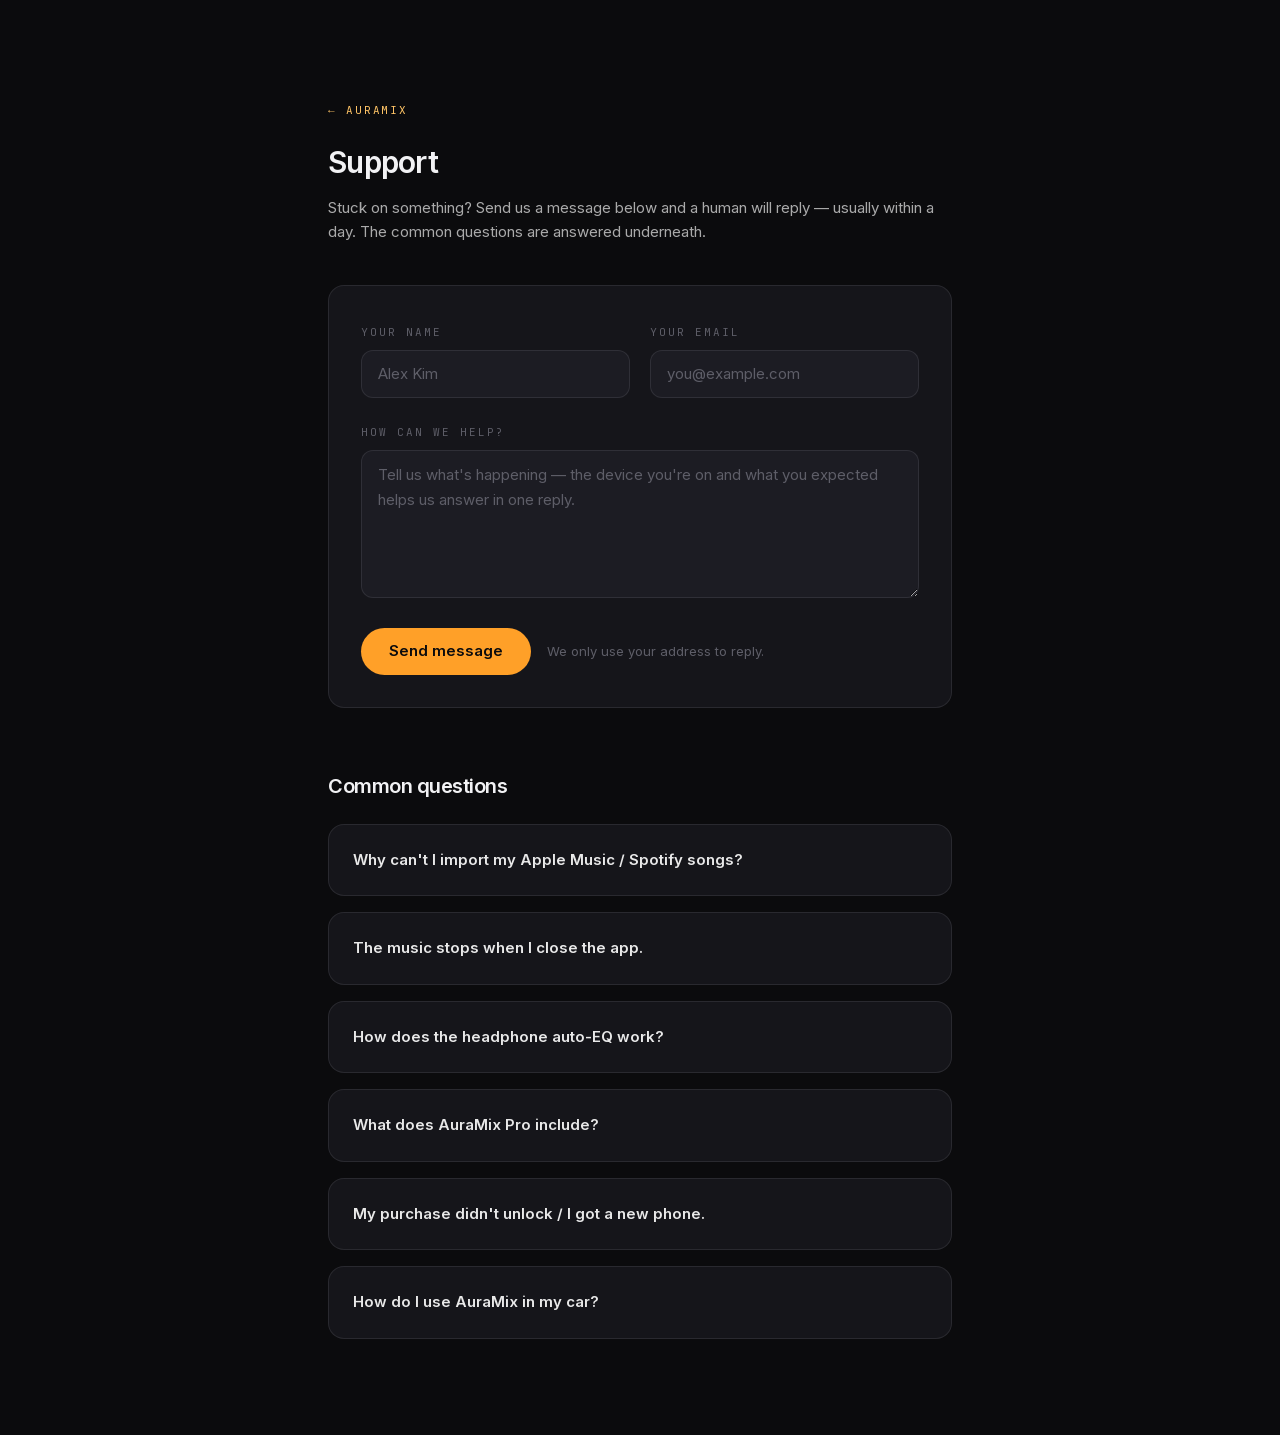
<file: support/index.html>
<!DOCTYPE html><html lang="en" class="inter_5901b7c6-module__ec5Qua__variable jetbrains_mono_c204fc1d-module__jQLt9W__variable antialiased"><head><meta charSet="utf-8"/><meta name="viewport" content="width=device-width, initial-scale=1"/><link rel="preload" href="/_next/static/media/051742360c26797e-s.p.1bkzbscqrt8rl.woff2" as="font" crossorigin="" type="font/woff2"/><link rel="preload" href="/_next/static/media/83afe278b6a6bb3c-s.p.2bn3s6zvc0dyp.woff2" as="font" crossorigin="" type="font/woff2"/><link rel="stylesheet" href="/_next/static/chunks/1jdpnmebifl7n.css" data-precedence="next"/><link rel="preload" as="script" fetchPriority="low" href="/_next/static/chunks/3qtlyzor5gjmq.js"/><script src="/_next/static/chunks/15orcrkp-_9ct.js" async=""></script><script src="/_next/static/chunks/2r3tgmj4s0k_6.js" async=""></script><script src="/_next/static/chunks/1eglloh0s_w8l.js" async=""></script><script src="/_next/static/chunks/turbopack-44et5_ps77_01.js" async=""></script><script src="/_next/static/chunks/1el5-48au3iai.js" async=""></script><script src="/_next/static/chunks/14mrh2-p_w84d.js" async=""></script><script src="/_next/static/chunks/0bchivpi4ays8.js" async=""></script><script data-goatcounter="https://calibresquad.goatcounter.com/count" async="" src="https://gc.zgo.at/count.js"></script><meta name="next-size-adjust" content=""/><title>Support — AuraMix</title><meta name="description" content="Help and frequently asked questions for AuraMix."/><link rel="canonical" href="https://auramix.com.au/"/><meta property="og:title" content="AuraMix — Your music has more in it."/><meta property="og:description" content="Precision EQ and player for iPhone &amp; CarPlay. Free to start, one purchase for everything. No subscription."/><meta property="og:url" content="https://auramix.com.au/"/><meta property="og:site_name" content="AuraMix"/><meta property="og:image" content="https://auramix.com.au/icon.png"/><meta name="twitter:card" content="summary_large_image"/><meta name="twitter:title" content="AuraMix — Your music has more in it."/><meta name="twitter:description" content="Precision EQ and player for iPhone &amp; CarPlay. Free to start, one purchase for everything. No subscription."/><meta name="twitter:image" content="https://auramix.com.au/icon.png"/><link rel="icon" href="/favicon.ico?favicon.2vob68tjqpejf.ico" sizes="256x256" type="image/x-icon"/><link rel="icon" href="/favicon-64.png"/><link rel="apple-touch-icon" href="/icon.png"/><script src="/_next/static/chunks/0cz1d0mv5g_q7.js" noModule=""></script></head><body class="min-h-full"><div hidden=""><!--$--><!--/$--></div><script>(self.__next_s=self.__next_s||[]).push([0,{"children":"try{var t=localStorage.getItem('auramix-theme');if(t==='light')document.documentElement.dataset.theme='light';}catch(e){}","id":"auramix-theme"}])</script><main class="mx-auto max-w-2xl px-6 py-24"><a class="micro text-signal-text" href="/">← AuraMix</a><h1 class="mt-6 text-3xl font-semibold tracking-tight">Support</h1><p class="mt-4 text-[15px] leading-relaxed text-white/65">Stuck on something? Send us a message below and a human will reply — usually within a day. The common questions are answered underneath.</p><div id="contact" class="mt-10 scroll-mt-24"><form class="rounded-2xl border border-hairline bg-surface p-6 sm:p-8"><input type="text" tabindex="-1" autoComplete="off" class="hidden" aria-hidden="true" name="_honey"/><div class="grid gap-5 sm:grid-cols-2"><label class="block"><span class="micro text-tertiary">Your name</span><input type="text" required="" autoComplete="name" class="mt-2 w-full rounded-xl border border-hairline bg-surface2 px-4 py-3 text-[15px] text-white/90 outline-none transition placeholder:text-tertiary focus:border-signal/60" placeholder="Alex Kim" name="name"/></label><label class="block"><span class="micro text-tertiary">Your email</span><input type="email" required="" autoComplete="email" class="mt-2 w-full rounded-xl border border-hairline bg-surface2 px-4 py-3 text-[15px] text-white/90 outline-none transition placeholder:text-tertiary focus:border-signal/60" placeholder="you@example.com" name="email"/></label></div><label class="mt-5 block"><span class="micro text-tertiary">How can we help?</span><textarea name="message" required="" rows="5" class="mt-2 w-full resize-y rounded-xl border border-hairline bg-surface2 px-4 py-3 text-[15px] leading-relaxed text-white/90 outline-none transition placeholder:text-tertiary focus:border-signal/60" placeholder="Tell us what&#x27;s happening — the device you&#x27;re on and what you expected helps us answer in one reply."></textarea></label><div class="mt-6 flex flex-wrap items-center gap-4"><button type="submit" class="rounded-full bg-signal px-7 py-3 text-[15px] font-semibold text-ground transition hover:brightness-110 disabled:opacity-60">Send message</button><span class="text-[13px] text-tertiary">We only use your address to reply.</span></div></form></div><h2 class="mt-16 text-xl font-semibold tracking-tight">Common questions</h2><div class="mt-6 space-y-4"><details class="group rounded-2xl border border-hairline bg-surface p-6 open:border-signal/30"><summary class="cursor-pointer list-none text-[15px] font-semibold text-white/90">Why can&#x27;t I import my Apple Music / Spotify songs?</summary><p class="mt-3 text-[15px] leading-relaxed text-white/60">Streaming catalogues are DRM-protected: iOS never lets another app read that audio, and downloading tracks for offline doesn&#x27;t change it. AuraMix works with music you own — files imported from the Files app, and DRM-free tracks in your Music library.</p></details><details class="group rounded-2xl border border-hairline bg-surface p-6 open:border-signal/30"><summary class="cursor-pointer list-none text-[15px] font-semibold text-white/90">The music stops when I close the app.</summary><p class="mt-3 text-[15px] leading-relaxed text-white/60">AuraMix supports background playback — check that Background App Refresh isn&#x27;t restricted for AuraMix in Settings, and that Low Power Mode isn&#x27;t suspending audio. Playback continues with the screen locked, with full Lock Screen controls.</p></details><details class="group rounded-2xl border border-hairline bg-surface p-6 open:border-signal/30"><summary class="cursor-pointer list-none text-[15px] font-semibold text-white/90">How does the headphone auto-EQ work?</summary><p class="mt-3 text-[15px] leading-relaxed text-white/60">When headphones connect, AuraMix identifies the model, looks it up in our curated headphone catalogue, and offers the matching preset. You can turn automatic application on or off in Settings → Headphones.</p></details><details class="group rounded-2xl border border-hairline bg-surface p-6 open:border-signal/30"><summary class="cursor-pointer list-none text-[15px] font-semibold text-white/90">What does AuraMix Pro include?</summary><p class="mt-3 text-[15px] leading-relaxed text-white/60">The 31-band and parametric EQs, the spectrum analyser, the Enhance suite (harmonic bass, soundstage, acoustic spaces), your personal Sound Profile, and the Pro preset library. One purchase, no subscription, restorable on any of your devices via Restore Purchase in Settings.</p></details><details class="group rounded-2xl border border-hairline bg-surface p-6 open:border-signal/30"><summary class="cursor-pointer list-none text-[15px] font-semibold text-white/90">My purchase didn&#x27;t unlock / I got a new phone.</summary><p class="mt-3 text-[15px] leading-relaxed text-white/60">Open Settings inside AuraMix and tap Restore Purchase while signed into the same Apple ID you bought with. If it still doesn&#x27;t unlock, email us and we&#x27;ll sort it.</p></details><details class="group rounded-2xl border border-hairline bg-surface p-6 open:border-signal/30"><summary class="cursor-pointer list-none text-[15px] font-semibold text-white/90">How do I use AuraMix in my car?</summary><p class="mt-3 text-[15px] leading-relaxed text-white/60">Connect your iPhone to a CarPlay-equipped car and AuraMix appears on the car display: your library, playlists, Now Playing, and quick access to EQ presets and Enhance — all shaped by the same engine as the phone.</p></details></div></main><!--$--><!--/$--><script src="/_next/static/chunks/3qtlyzor5gjmq.js" id="_R_" async=""></script><script>(self.__next_f=self.__next_f||[]).push([0])</script><script>self.__next_f.push([1,"1:\"$Sreact.fragment\"\n2:I[79520,[\"/_next/static/chunks/1el5-48au3iai.js\",\"/_next/static/chunks/14mrh2-p_w84d.js\"],\"\"]\n3:I[39756,[\"/_next/static/chunks/1el5-48au3iai.js\",\"/_next/static/chunks/14mrh2-p_w84d.js\"],\"default\"]\n4:I[37457,[\"/_next/static/chunks/1el5-48au3iai.js\",\"/_next/static/chunks/14mrh2-p_w84d.js\"],\"default\"]\n5:I[22016,[\"/_next/static/chunks/1el5-48au3iai.js\",\"/_next/static/chunks/14mrh2-p_w84d.js\",\"/_next/static/chunks/0bchivpi4ays8.js\"],\"\"]\n6:I[51111,[\"/_next/static/chunks/1el5-48au3iai.js\",\"/_next/static/chunks/14mrh2-p_w84d.js\",\"/_next/static/chunks/0bchivpi4ays8.js\"],\"default\"]\n11:I[68027,[\"/_next/static/chunks/1el5-48au3iai.js\",\"/_next/static/chunks/14mrh2-p_w84d.js\"],\"default\",1]\n:HL[\"/_next/static/chunks/1jdpnmebifl7n.css\",\"style\"]\n:HL[\"/_next/static/media/051742360c26797e-s.p.1bkzbscqrt8rl.woff2\",\"font\",{\"crossOrigin\":\"\",\"type\":\"font/woff2\"}]\n:HL[\"/_next/static/media/83afe278b6a6bb3c-s.p.2bn3s6zvc0dyp.woff2\",\"font\",{\"crossOrigin\":\"\",\"type\":\"font/woff2\"}]\n"])</script><script>self.__next_f.push([1,"0:{\"P\":null,\"c\":[\"\",\"support\",\"\"],\"q\":\"\",\"i\":false,\"f\":[[[\"\",{\"children\":[\"support\",{\"children\":[\"__PAGE__\",{}]}]},\"$undefined\",\"$undefined\",16],[[\"$\",\"$1\",\"c\",{\"children\":[[[\"$\",\"link\",\"0\",{\"rel\":\"stylesheet\",\"href\":\"/_next/static/chunks/1jdpnmebifl7n.css\",\"precedence\":\"next\",\"crossOrigin\":\"$undefined\",\"nonce\":\"$undefined\"}],[\"$\",\"script\",\"script-0\",{\"src\":\"/_next/static/chunks/1el5-48au3iai.js\",\"async\":true,\"nonce\":\"$undefined\"}],[\"$\",\"script\",\"script-1\",{\"src\":\"/_next/static/chunks/14mrh2-p_w84d.js\",\"async\":true,\"nonce\":\"$undefined\"}]],[\"$\",\"html\",null,{\"lang\":\"en\",\"className\":\"inter_5901b7c6-module__ec5Qua__variable jetbrains_mono_c204fc1d-module__jQLt9W__variable antialiased\",\"suppressHydrationWarning\":true,\"children\":[\"$\",\"body\",null,{\"className\":\"min-h-full\",\"children\":[[\"$\",\"$L2\",null,{\"id\":\"auramix-theme\",\"strategy\":\"beforeInteractive\",\"children\":\"try{var t=localStorage.getItem('auramix-theme');if(t==='light')document.documentElement.dataset.theme='light';}catch(e){}\"}],[\"$\",\"$L3\",null,{\"parallelRouterKey\":\"children\",\"error\":\"$undefined\",\"errorStyles\":\"$undefined\",\"errorScripts\":\"$undefined\",\"template\":[\"$\",\"$L4\",null,{}],\"templateStyles\":\"$undefined\",\"templateScripts\":\"$undefined\",\"notFound\":[[[\"$\",\"title\",null,{\"children\":\"404: This page could not be found.\"}],[\"$\",\"div\",null,{\"style\":{\"fontFamily\":\"system-ui,\\\"Segoe UI\\\",Roboto,Helvetica,Arial,sans-serif,\\\"Apple Color Emoji\\\",\\\"Segoe UI Emoji\\\"\",\"height\":\"100vh\",\"textAlign\":\"center\",\"display\":\"flex\",\"flexDirection\":\"column\",\"alignItems\":\"center\",\"justifyContent\":\"center\"},\"children\":[\"$\",\"div\",null,{\"children\":[[\"$\",\"style\",null,{\"dangerouslySetInnerHTML\":{\"__html\":\"body{color:#000;background:#fff;margin:0}.next-error-h1{border-right:1px solid rgba(0,0,0,.3)}@media (prefers-color-scheme:dark){body{color:#fff;background:#000}.next-error-h1{border-right:1px solid rgba(255,255,255,.3)}}\"}}],[\"$\",\"h1\",null,{\"className\":\"next-error-h1\",\"style\":{\"display\":\"inline-block\",\"margin\":\"0 20px 0 0\",\"padding\":\"0 23px 0 0\",\"fontSize\":24,\"fontWeight\":500,\"verticalAlign\":\"top\",\"lineHeight\":\"49px\"},\"children\":404}],[\"$\",\"div\",null,{\"style\":{\"display\":\"inline-block\"},\"children\":[\"$\",\"h2\",null,{\"style\":{\"fontSize\":14,\"fontWeight\":400,\"lineHeight\":\"49px\",\"margin\":0},\"children\":\"This page could not be found.\"}]}]]}]}]],[]],\"forbidden\":\"$undefined\",\"unauthorized\":\"$undefined\"}],[\"$\",\"script\",null,{\"data-goatcounter\":\"https://calibresquad.goatcounter.com/count\",\"async\":true,\"src\":\"https://gc.zgo.at/count.js\"}]]}]}]]}],{\"children\":[[\"$\",\"$1\",\"c\",{\"children\":[null,[\"$\",\"$L3\",null,{\"parallelRouterKey\":\"children\",\"error\":\"$undefined\",\"errorStyles\":\"$undefined\",\"errorScripts\":\"$undefined\",\"template\":[\"$\",\"$L4\",null,{}],\"templateStyles\":\"$undefined\",\"templateScripts\":\"$undefined\",\"notFound\":\"$undefined\",\"forbidden\":\"$undefined\",\"unauthorized\":\"$undefined\"}]]}],{\"children\":[[\"$\",\"$1\",\"c\",{\"children\":[[\"$\",\"main\",null,{\"className\":\"mx-auto max-w-2xl px-6 py-24\",\"children\":[[\"$\",\"$L5\",null,{\"href\":\"/\",\"className\":\"micro text-signal-text\",\"children\":\"← AuraMix\"}],[\"$\",\"h1\",null,{\"className\":\"mt-6 text-3xl font-semibold tracking-tight\",\"children\":\"Support\"}],[\"$\",\"p\",null,{\"className\":\"mt-4 text-[15px] leading-relaxed text-white/65\",\"children\":\"Stuck on something? Send us a message below and a human will reply — usually within a day. The common questions are answered underneath.\"}],[\"$\",\"div\",null,{\"id\":\"contact\",\"className\":\"mt-10 scroll-mt-24\",\"children\":[\"$\",\"$L6\",null,{}]}],[\"$\",\"h2\",null,{\"className\":\"mt-16 text-xl font-semibold tracking-tight\",\"children\":\"Common questions\"}],[\"$\",\"div\",null,{\"className\":\"mt-6 space-y-4\",\"children\":[[\"$\",\"details\",\"Why can't I import my Apple Music / Spotify songs?\",{\"className\":\"group rounded-2xl border border-hairline bg-surface p-6 open:border-signal/30\",\"children\":[[\"$\",\"summary\",null,{\"className\":\"cursor-pointer list-none text-[15px] font-semibold text-white/90\",\"children\":\"Why can't I import my Apple Music / Spotify songs?\"}],[\"$\",\"p\",null,{\"className\":\"mt-3 text-[15px] leading-relaxed text-white/60\",\"children\":\"Streaming catalogues are DRM-protected: iOS never lets another app read that audio, and downloading tracks for offline doesn't change it. AuraMix works with music you own — files imported from the Files app, and DRM-free tracks in your Music library.\"}]]}],[\"$\",\"details\",\"The music stops when I close the app.\",{\"className\":\"group rounded-2xl border border-hairline bg-surface p-6 open:border-signal/30\",\"children\":[\"$L7\",\"$L8\"]}],\"$L9\",\"$La\",\"$Lb\",\"$Lc\"]}]]}],[\"$Ld\"],\"$Le\"]}],{},null,false,null]},null,false,\"$@f\"]},null,false,null],\"$L10\",false]],\"m\":\"$undefined\",\"G\":[\"$11\",[\"$L12\"]],\"S\":true,\"h\":null,\"s\":\"$undefined\",\"l\":\"$undefined\",\"p\":\"$undefined\",\"d\":\"$undefined\",\"b\":\"Xv5IdOiXulGCPVkQ1G8v6\"}\n"])</script><script>self.__next_f.push([1,"13:I[97367,[\"/_next/static/chunks/1el5-48au3iai.js\",\"/_next/static/chunks/14mrh2-p_w84d.js\"],\"OutletBoundary\"]\n14:\"$Sreact.suspense\"\n17:I[97367,[\"/_next/static/chunks/1el5-48au3iai.js\",\"/_next/static/chunks/14mrh2-p_w84d.js\"],\"ViewportBoundary\"]\n19:I[97367,[\"/_next/static/chunks/1el5-48au3iai.js\",\"/_next/static/chunks/14mrh2-p_w84d.js\"],\"MetadataBoundary\"]\n7:[\"$\",\"summary\",null,{\"className\":\"cursor-pointer list-none text-[15px] font-semibold text-white/90\",\"children\":\"The music stops when I close the app.\"}]\n8:[\"$\",\"p\",null,{\"className\":\"mt-3 text-[15px] leading-relaxed text-white/60\",\"children\":\"AuraMix supports background playback — check that Background App Refresh isn't restricted for AuraMix in Settings, and that Low Power Mode isn't suspending audio. Playback continues with the screen locked, with full Lock Screen controls.\"}]\n9:[\"$\",\"details\",\"How does the headphone auto-EQ work?\",{\"className\":\"group rounded-2xl border border-hairline bg-surface p-6 open:border-signal/30\",\"children\":[[\"$\",\"summary\",null,{\"className\":\"cursor-pointer list-none text-[15px] font-semibold text-white/90\",\"children\":\"How does the headphone auto-EQ work?\"}],[\"$\",\"p\",null,{\"className\":\"mt-3 text-[15px] leading-relaxed text-white/60\",\"children\":\"When headphones connect, AuraMix identifies the model, looks it up in our curated headphone catalogue, and offers the matching preset. You can turn automatic application on or off in Settings → Headphones.\"}]]}]\na:[\"$\",\"details\",\"What does AuraMix Pro include?\",{\"className\":\"group rounded-2xl border border-hairline bg-surface p-6 open:border-signal/30\",\"children\":[[\"$\",\"summary\",null,{\"className\":\"cursor-pointer list-none text-[15px] font-semibold text-white/90\",\"children\":\"What does AuraMix Pro include?\"}],[\"$\",\"p\",null,{\"className\":\"mt-3 text-[15px] leading-relaxed text-white/60\",\"children\":\"The 31-band and parametric EQs, the spectrum analyser, the Enhance suite (harmonic bass, soundstage, acoustic spaces), your personal Sound Profile, and the Pro preset library. One purchase, no subscription, restorable on any of your devices via Restore Purchase in Settings.\"}]]}]\nb:[\"$\",\"details\",\"My purchase didn't unlock / I got a new phone.\",{\"className\":\"group rounded-2xl border border-hairline bg-surface p-6 open:border-signal/30\",\"children\":[[\"$\",\"summary\",null,{\"className\":\"cursor-pointer list-none text-[15px] font-semibold text-white/90\",\"children\":\"My purchase didn't unlock / I got a new phone.\"}],[\"$\",\"p\",null,{\"className\":\"mt-3 text-[15px] leading-relaxed text-white/60\",\"children\":\"Open Settings inside AuraMix and tap Restore Purchase while signed into the same Apple ID you bought with. If it still doesn't unlock, email us and we'll sort it.\"}]]}]\nc:[\"$\",\"details\",\"How do I use AuraMix in my car?\",{\"className\":\"group rounded-2xl border border-hairline bg-surface p-6 open:border-signal/30\",\"children\":[[\"$\",\"summary\",null,{\"className\":\"cursor-pointer list-none text-[15px] font-semibold text-white/90\",\"children\":\"How do I use AuraMix in my car?\"}],[\"$\",\"p\",null,{\"className\":\"mt-3 text-[15px] leading-relaxed text-white/60\",\"children\":\"Connect your iPhone to a CarPlay-equipped car and AuraMix appears on the car display: your library, playlists, Now Playing, and quick access to EQ presets and Enhance — all shaped by the same engine as the phone.\"}]]}]\nd:[\"$\",\"script\",\"script-0\",{\"src\":\"/_next/static/chunks/0bchivpi4ays8.js\",\"async\":true,\"nonce\":\"$undefined\"}]\ne:[\"$\",\"$L13\",null,{\"children\":[\"$\",\"$14\",null,{\"name\":\"Next.MetadataOutlet\",\"children\":\"$@15\"}]}]\n16:[]\nf:\"$W16\"\n10:[\"$\",\"$1\",\"h\",{\"children\":[null,[\"$\",\"$L17\",null,{\"children\":\"$L18\"}],[\"$\",\"div\",null,{\"hidden\":true,\"children\":[\"$\",\"$L19\",null,{\"children\":[\"$\",\"$14\",null,{\"name\":\"Next.Metadata\",\"children\":\"$L1a\"}]}]}],[\"$\",\"meta\",null,{\"name\":\"next-size-adjust\",\"content\":\"\"}]]}]\n12:[\"$\",\"link\",\"0\",{\"rel\":\"stylesheet\",\"href\":\"/_next/static/chunks/1jdpnmebifl7n.css\",\"precedence\":\"next\",\"crossOrigin\":\"$undefined\",\"nonce\":\"$undefined\"}]\n"])</script><script>self.__next_f.push([1,"18:[[\"$\",\"meta\",\"0\",{\"charSet\":\"utf-8\"}],[\"$\",\"meta\",\"1\",{\"name\":\"viewport\",\"content\":\"width=device-width, initial-scale=1\"}]]\n"])</script><script>self.__next_f.push([1,"1b:I[27201,[\"/_next/static/chunks/1el5-48au3iai.js\",\"/_next/static/chunks/14mrh2-p_w84d.js\"],\"IconMark\"]\n15:null\n"])</script><script>self.__next_f.push([1,"1a:[[\"$\",\"title\",\"0\",{\"children\":\"Support — AuraMix\"}],[\"$\",\"meta\",\"1\",{\"name\":\"description\",\"content\":\"Help and frequently asked questions for AuraMix.\"}],[\"$\",\"link\",\"2\",{\"rel\":\"canonical\",\"href\":\"https://auramix.com.au/\"}],[\"$\",\"meta\",\"3\",{\"property\":\"og:title\",\"content\":\"AuraMix — Your music has more in it.\"}],[\"$\",\"meta\",\"4\",{\"property\":\"og:description\",\"content\":\"Precision EQ and player for iPhone \u0026 CarPlay. Free to start, one purchase for everything. No subscription.\"}],[\"$\",\"meta\",\"5\",{\"property\":\"og:url\",\"content\":\"https://auramix.com.au/\"}],[\"$\",\"meta\",\"6\",{\"property\":\"og:site_name\",\"content\":\"AuraMix\"}],[\"$\",\"meta\",\"7\",{\"property\":\"og:image\",\"content\":\"https://auramix.com.au/icon.png\"}],[\"$\",\"meta\",\"8\",{\"name\":\"twitter:card\",\"content\":\"summary_large_image\"}],[\"$\",\"meta\",\"9\",{\"name\":\"twitter:title\",\"content\":\"AuraMix — Your music has more in it.\"}],[\"$\",\"meta\",\"10\",{\"name\":\"twitter:description\",\"content\":\"Precision EQ and player for iPhone \u0026 CarPlay. Free to start, one purchase for everything. No subscription.\"}],[\"$\",\"meta\",\"11\",{\"name\":\"twitter:image\",\"content\":\"https://auramix.com.au/icon.png\"}],[\"$\",\"link\",\"12\",{\"rel\":\"icon\",\"href\":\"/favicon.ico?favicon.2vob68tjqpejf.ico\",\"sizes\":\"256x256\",\"type\":\"image/x-icon\"}],[\"$\",\"link\",\"13\",{\"rel\":\"icon\",\"href\":\"/favicon-64.png\"}],[\"$\",\"link\",\"14\",{\"rel\":\"apple-touch-icon\",\"href\":\"/icon.png\"}],[\"$\",\"$L1b\",\"15\",{}]]\n"])</script></body></html>
</file>
<file: _next/static/chunks/1jdpnmebifl7n.css>
@font-face{font-family:Inter;font-style:normal;font-weight:100 900;font-display:swap;src:url(../media/2c55a0e60120577a-s.0-dom-5bn10r2.woff2)format("woff2");unicode-range:U+460-52F,U+1C80-1C8A,U+20B4,U+2DE0-2DFF,U+A640-A69F,U+FE2E-FE2F}@font-face{font-family:Inter;font-style:normal;font-weight:100 900;font-display:swap;src:url(../media/9c72aa0f40e4eef8-s.1y4-pdgsjb-pw.woff2)format("woff2");unicode-range:U+301,U+400-45F,U+490-491,U+4B0-4B1,U+2116}@font-face{font-family:Inter;font-style:normal;font-weight:100 900;font-display:swap;src:url(../media/ad66f9afd8947f86-s.3lvt2whj97whp.woff2)format("woff2");unicode-range:U+1F??}@font-face{font-family:Inter;font-style:normal;font-weight:100 900;font-display:swap;src:url(../media/5476f68d60460930-s.2uwcyprjm3xu3.woff2)format("woff2");unicode-range:U+370-377,U+37A-37F,U+384-38A,U+38C,U+38E-3A1,U+3A3-3FF}@font-face{font-family:Inter;font-style:normal;font-weight:100 900;font-display:swap;src:url(../media/2bbe8d2671613f1f-s.0k62hbripvv8p.woff2)format("woff2");unicode-range:U+102-103,U+110-111,U+128-129,U+168-169,U+1A0-1A1,U+1AF-1B0,U+300-301,U+303-304,U+308-309,U+323,U+329,U+1EA0-1EF9,U+20AB}@font-face{font-family:Inter;font-style:normal;font-weight:100 900;font-display:swap;src:url(../media/1bffadaabf893a1e-s.3-6t-g6q0vh0a.woff2)format("woff2");unicode-range:U+100-2BA,U+2BD-2C5,U+2C7-2CC,U+2CE-2D7,U+2DD-2FF,U+304,U+308,U+329,U+1D00-1DBF,U+1E00-1E9F,U+1EF2-1EFF,U+2020,U+20A0-20AB,U+20AD-20C0,U+2113,U+2C60-2C7F,U+A720-A7FF}@font-face{font-family:Inter;font-style:normal;font-weight:100 900;font-display:swap;src:url(../media/83afe278b6a6bb3c-s.p.2bn3s6zvc0dyp.woff2)format("woff2");unicode-range:U+??,U+131,U+152-153,U+2BB-2BC,U+2C6,U+2DA,U+2DC,U+304,U+308,U+329,U+2000-206F,U+20AC,U+2122,U+2191,U+2193,U+2212,U+2215,U+FEFF,U+FFFD}@font-face{font-family:Inter Fallback;src:local(Arial);ascent-override:90.44%;descent-override:22.52%;line-gap-override:0.0%;size-adjust:107.12%}.inter_5901b7c6-module__ec5Qua__className{font-family:Inter,Inter Fallback;font-style:normal}.inter_5901b7c6-module__ec5Qua__variable{--font-inter:"Inter", "Inter Fallback"}
@font-face{font-family:JetBrains Mono;font-style:normal;font-weight:400;font-display:swap;src:url(../media/04c5164763c40239-s.1kd-r_s9smv5m.woff2)format("woff2");unicode-range:U+460-52F,U+1C80-1C8A,U+20B4,U+2DE0-2DFF,U+A640-A69F,U+FE2E-FE2F}@font-face{font-family:JetBrains Mono;font-style:normal;font-weight:400;font-display:swap;src:url(../media/26f284dcc38c84c0-s.3hlisc-pwq13z.woff2)format("woff2");unicode-range:U+301,U+400-45F,U+490-491,U+4B0-4B1,U+2116}@font-face{font-family:JetBrains Mono;font-style:normal;font-weight:400;font-display:swap;src:url(../media/7e7f32a39836f228-s.0-oo9_1x_xmvg.woff2)format("woff2");unicode-range:U+370-377,U+37A-37F,U+384-38A,U+38C,U+38E-3A1,U+3A3-3FF}@font-face{font-family:JetBrains Mono;font-style:normal;font-weight:400;font-display:swap;src:url(../media/fa39153a3fc630ba-s.36fqqi66-3tjb.woff2)format("woff2");unicode-range:U+102-103,U+110-111,U+128-129,U+168-169,U+1A0-1A1,U+1AF-1B0,U+300-301,U+303-304,U+308-309,U+323,U+329,U+1EA0-1EF9,U+20AB}@font-face{font-family:JetBrains Mono;font-style:normal;font-weight:400;font-display:swap;src:url(../media/6a5386fd6038edbe-s.3_z45zcoc-xoz.woff2)format("woff2");unicode-range:U+100-2BA,U+2BD-2C5,U+2C7-2CC,U+2CE-2D7,U+2DD-2FF,U+304,U+308,U+329,U+1D00-1DBF,U+1E00-1E9F,U+1EF2-1EFF,U+2020,U+20A0-20AB,U+20AD-20C0,U+2113,U+2C60-2C7F,U+A720-A7FF}@font-face{font-family:JetBrains Mono;font-style:normal;font-weight:400;font-display:swap;src:url(../media/051742360c26797e-s.p.1bkzbscqrt8rl.woff2)format("woff2");unicode-range:U+??,U+131,U+152-153,U+2BB-2BC,U+2C6,U+2DA,U+2DC,U+304,U+308,U+329,U+2000-206F,U+20AC,U+2122,U+2191,U+2193,U+2212,U+2215,U+FEFF,U+FFFD}@font-face{font-family:JetBrains Mono;font-style:normal;font-weight:500;font-display:swap;src:url(../media/04c5164763c40239-s.1kd-r_s9smv5m.woff2)format("woff2");unicode-range:U+460-52F,U+1C80-1C8A,U+20B4,U+2DE0-2DFF,U+A640-A69F,U+FE2E-FE2F}@font-face{font-family:JetBrains Mono;font-style:normal;font-weight:500;font-display:swap;src:url(../media/26f284dcc38c84c0-s.3hlisc-pwq13z.woff2)format("woff2");unicode-range:U+301,U+400-45F,U+490-491,U+4B0-4B1,U+2116}@font-face{font-family:JetBrains Mono;font-style:normal;font-weight:500;font-display:swap;src:url(../media/7e7f32a39836f228-s.0-oo9_1x_xmvg.woff2)format("woff2");unicode-range:U+370-377,U+37A-37F,U+384-38A,U+38C,U+38E-3A1,U+3A3-3FF}@font-face{font-family:JetBrains Mono;font-style:normal;font-weight:500;font-display:swap;src:url(../media/fa39153a3fc630ba-s.36fqqi66-3tjb.woff2)format("woff2");unicode-range:U+102-103,U+110-111,U+128-129,U+168-169,U+1A0-1A1,U+1AF-1B0,U+300-301,U+303-304,U+308-309,U+323,U+329,U+1EA0-1EF9,U+20AB}@font-face{font-family:JetBrains Mono;font-style:normal;font-weight:500;font-display:swap;src:url(../media/6a5386fd6038edbe-s.3_z45zcoc-xoz.woff2)format("woff2");unicode-range:U+100-2BA,U+2BD-2C5,U+2C7-2CC,U+2CE-2D7,U+2DD-2FF,U+304,U+308,U+329,U+1D00-1DBF,U+1E00-1E9F,U+1EF2-1EFF,U+2020,U+20A0-20AB,U+20AD-20C0,U+2113,U+2C60-2C7F,U+A720-A7FF}@font-face{font-family:JetBrains Mono;font-style:normal;font-weight:500;font-display:swap;src:url(../media/051742360c26797e-s.p.1bkzbscqrt8rl.woff2)format("woff2");unicode-range:U+??,U+131,U+152-153,U+2BB-2BC,U+2C6,U+2DA,U+2DC,U+304,U+308,U+329,U+2000-206F,U+20AC,U+2122,U+2191,U+2193,U+2212,U+2215,U+FEFF,U+FFFD}@font-face{font-family:JetBrains Mono Fallback;src:local(Arial);ascent-override:75.79%;descent-override:22.29%;line-gap-override:0.0%;size-adjust:134.59%}.jetbrains_mono_c204fc1d-module__jQLt9W__className{font-family:JetBrains Mono,JetBrains Mono Fallback;font-style:normal}.jetbrains_mono_c204fc1d-module__jQLt9W__variable{--font-jetbrains:"JetBrains Mono", "JetBrains Mono Fallback"}
@layer properties{@supports (((-webkit-hyphens:none)) and (not (margin-trim:inline))) or ((-moz-orient:inline) and (not (color:rgb(from red r g b)))){*,:before,:after,::backdrop{--tw-translate-x:0;--tw-translate-y:0;--tw-translate-z:0;--tw-rotate-x:initial;--tw-rotate-y:initial;--tw-rotate-z:initial;--tw-skew-x:initial;--tw-skew-y:initial;--tw-space-y-reverse:0;--tw-border-style:solid;--tw-leading:initial;--tw-font-weight:initial;--tw-tracking:initial;--tw-shadow:0 0 #0000;--tw-shadow-color:initial;--tw-shadow-alpha:100%;--tw-inset-shadow:0 0 #0000;--tw-inset-shadow-color:initial;--tw-inset-shadow-alpha:100%;--tw-ring-color:initial;--tw-ring-shadow:0 0 #0000;--tw-inset-ring-color:initial;--tw-inset-ring-shadow:0 0 #0000;--tw-ring-inset:initial;--tw-ring-offset-width:0px;--tw-ring-offset-color:#fff;--tw-ring-offset-shadow:0 0 #0000;--tw-blur:initial;--tw-brightness:initial;--tw-contrast:initial;--tw-grayscale:initial;--tw-hue-rotate:initial;--tw-invert:initial;--tw-opacity:initial;--tw-saturate:initial;--tw-sepia:initial;--tw-drop-shadow:initial;--tw-drop-shadow-color:initial;--tw-drop-shadow-alpha:100%;--tw-drop-shadow-size:initial;--tw-backdrop-blur:initial;--tw-backdrop-brightness:initial;--tw-backdrop-contrast:initial;--tw-backdrop-grayscale:initial;--tw-backdrop-hue-rotate:initial;--tw-backdrop-invert:initial;--tw-backdrop-opacity:initial;--tw-backdrop-saturate:initial;--tw-backdrop-sepia:initial;--tw-duration:initial}}}@layer theme{:root,:host{--color-black:#000;--color-white:#fff;--spacing:.25rem;--container-sm:24rem;--container-md:28rem;--container-xl:36rem;--container-2xl:42rem;--container-3xl:48rem;--container-6xl:72rem;--text-sm:.875rem;--text-sm--line-height:calc(1.25 / .875);--text-lg:1.125rem;--text-lg--line-height:calc(1.75 / 1.125);--text-xl:1.25rem;--text-xl--line-height:calc(1.75 / 1.25);--text-2xl:1.5rem;--text-2xl--line-height:calc(2 / 1.5);--text-3xl:1.875rem;--text-3xl--line-height:calc(2.25 / 1.875);--text-4xl:2.25rem;--text-4xl--line-height:calc(2.5 / 2.25);--text-5xl:3rem;--text-5xl--line-height:1;--text-6xl:3.75rem;--text-6xl--line-height:1;--font-weight-semibold:600;--tracking-tight:-.025em;--leading-relaxed:1.625;--radius-md:.375rem;--radius-xl:.75rem;--radius-2xl:1rem;--radius-3xl:1.5rem;--blur-xl:24px;--blur-3xl:64px;--default-transition-duration:.15s;--default-transition-timing-function:cubic-bezier(.4, 0, .2, 1);--default-font-family:var(--font-inter);--default-mono-font-family:var(--font-jetbrains)}}@layer base{*,:after,:before,::backdrop{box-sizing:border-box;border:0 solid;margin:0;padding:0}::file-selector-button{box-sizing:border-box;border:0 solid;margin:0;padding:0}html,:host{-webkit-text-size-adjust:100%;tab-size:4;line-height:1.5;font-family:var(--default-font-family,-apple-system, BlinkMacSystemFont, "Segoe UI", Roboto, "Helvetica Neue", "Noto Sans", Arial, sans-serif, "Apple Color Emoji", "Segoe UI Emoji", "Segoe UI Symbol", "Noto Color Emoji");font-feature-settings:var(--default-font-feature-settings,normal);font-variation-settings:var(--default-font-variation-settings,normal);-webkit-tap-highlight-color:transparent}hr{height:0;color:inherit;border-top-width:1px}abbr:where([title]){-webkit-text-decoration:underline dotted;text-decoration:underline dotted}h1,h2,h3,h4,h5,h6{font-size:inherit;font-weight:inherit}a{color:inherit;-webkit-text-decoration:inherit;-webkit-text-decoration:inherit;-webkit-text-decoration:inherit;-webkit-text-decoration:inherit;text-decoration:inherit}b,strong{font-weight:bolder}code,kbd,samp,pre{font-family:var(--default-mono-font-family,ui-monospace, SFMono-Regular, Menlo, Monaco, Consolas, "Liberation Mono", "Courier New", monospace);font-feature-settings:var(--default-mono-font-feature-settings,normal);font-variation-settings:var(--default-mono-font-variation-settings,normal);font-size:1em}small{font-size:80%}sub,sup{vertical-align:baseline;font-size:75%;line-height:0;position:relative}sub{bottom:-.25em}sup{top:-.5em}table{text-indent:0;border-color:inherit;border-collapse:collapse}:-moz-focusring:where(:not(iframe)){outline:auto}progress{vertical-align:baseline}summary{display:list-item}ol,ul,menu{list-style:none}img,svg,video,canvas,audio,iframe,embed,object{vertical-align:middle;display:block}img,video{max-width:100%;height:auto}button,input,select,optgroup,textarea{font:inherit;font-feature-settings:inherit;font-variation-settings:inherit;letter-spacing:inherit;color:inherit;opacity:1;background-color:#0000;border-radius:0}::file-selector-button{font:inherit;font-feature-settings:inherit;font-variation-settings:inherit;letter-spacing:inherit;color:inherit;opacity:1;background-color:#0000;border-radius:0}:where(select:is([multiple],[size])) optgroup{font-weight:bolder}:where(select:is([multiple],[size])) optgroup option{padding-inline-start:20px}::file-selector-button{margin-inline-end:4px}::placeholder{opacity:1}@supports (not ((-webkit-appearance:-apple-pay-button))) or (contain-intrinsic-size:1px){::placeholder{color:currentColor}@supports (color:color-mix(in lab, red, red)){::placeholder{color:color-mix(in oklab, currentcolor 50%, transparent)}}}textarea{resize:vertical}::-webkit-search-decoration{-webkit-appearance:none}::-webkit-date-and-time-value{min-height:1lh;text-align:inherit}::-webkit-datetime-edit{display:inline-flex}::-webkit-datetime-edit-fields-wrapper{padding:0}::-webkit-datetime-edit{padding-block:0}::-webkit-datetime-edit-year-field{padding-block:0}::-webkit-datetime-edit-month-field{padding-block:0}::-webkit-datetime-edit-day-field{padding-block:0}::-webkit-datetime-edit-hour-field{padding-block:0}::-webkit-datetime-edit-minute-field{padding-block:0}::-webkit-datetime-edit-second-field{padding-block:0}::-webkit-datetime-edit-millisecond-field{padding-block:0}::-webkit-datetime-edit-meridiem-field{padding-block:0}::-webkit-calendar-picker-indicator{line-height:1}:-moz-ui-invalid{box-shadow:none}button,input:where([type=button],[type=reset],[type=submit]){appearance:button}::file-selector-button{appearance:button}::-webkit-inner-spin-button{height:auto}::-webkit-outer-spin-button{height:auto}[hidden]:where(:not([hidden=until-found])){display:none!important}}@layer components;@layer utilities{.sr-only{clip-path:inset(50%);white-space:nowrap;border-width:0;width:1px;height:1px;margin:-1px;padding:0;position:absolute;overflow:hidden}.absolute{position:absolute}.fixed{position:fixed}.relative{position:relative}.-inset-10{inset:calc(var(--spacing) * -10)}.-inset-14{inset:calc(var(--spacing) * -14)}.-inset-16{inset:calc(var(--spacing) * -16)}.top-0{top:0}.-z-0{z-index:calc(0 * -1)}.-z-10{z-index:calc(10 * -1)}.z-40{z-index:40}.mx-auto{margin-inline:auto}.mt-2{margin-top:calc(var(--spacing) * 2)}.mt-2\.5{margin-top:calc(var(--spacing) * 2.5)}.mt-3{margin-top:calc(var(--spacing) * 3)}.mt-4{margin-top:calc(var(--spacing) * 4)}.mt-5{margin-top:calc(var(--spacing) * 5)}.mt-6{margin-top:calc(var(--spacing) * 6)}.mt-7{margin-top:calc(var(--spacing) * 7)}.mt-8{margin-top:calc(var(--spacing) * 8)}.mt-9{margin-top:calc(var(--spacing) * 9)}.mt-10{margin-top:calc(var(--spacing) * 10)}.mt-12{margin-top:calc(var(--spacing) * 12)}.mt-14{margin-top:calc(var(--spacing) * 14)}.mt-16{margin-top:calc(var(--spacing) * 16)}.mb-2{margin-bottom:calc(var(--spacing) * 2)}.mb-8{margin-bottom:calc(var(--spacing) * 8)}.block{display:block}.flex{display:flex}.grid{display:grid}.hidden{display:none}.inline-block{display:inline-block}.h-2{height:calc(var(--spacing) * 2)}.h-6{height:calc(var(--spacing) * 6)}.h-8{height:calc(var(--spacing) * 8)}.h-50{height:calc(var(--spacing) * 50)}.h-68{height:calc(var(--spacing) * 68)}.h-full{height:100%}.min-h-full{min-height:100%}.w-2{width:calc(var(--spacing) * 2)}.w-6{width:calc(var(--spacing) * 6)}.w-14{width:calc(var(--spacing) * 14)}.w-\[290px\]{width:290px}.w-\[300px\]{width:300px}.w-fit{width:fit-content}.w-full{width:100%}.max-w-2xl{max-width:var(--container-2xl)}.max-w-3xl{max-width:var(--container-3xl)}.max-w-6xl{max-width:var(--container-6xl)}.max-w-md{max-width:var(--container-md)}.max-w-sm{max-width:var(--container-sm)}.max-w-xl{max-width:var(--container-xl)}.translate-x-0{--tw-translate-x:0px;translate:var(--tw-translate-x) var(--tw-translate-y)}.translate-x-6{--tw-translate-x:calc(var(--spacing) * 6);translate:var(--tw-translate-x) var(--tw-translate-y)}.transform{transform:var(--tw-rotate-x,) var(--tw-rotate-y,) var(--tw-rotate-z,) var(--tw-skew-x,) var(--tw-skew-y,)}.cursor-pointer{cursor:pointer}.resize-y{resize:vertical}.scroll-mt-24{scroll-margin-top:calc(var(--spacing) * 24)}.list-none{list-style-type:none}.flex-col{flex-direction:column}.flex-wrap{flex-wrap:wrap}.items-center{align-items:center}.items-start{align-items:flex-start}.justify-between{justify-content:space-between}.justify-center{justify-content:center}.gap-2\.5{gap:calc(var(--spacing) * 2.5)}.gap-3{gap:calc(var(--spacing) * 3)}.gap-4{gap:calc(var(--spacing) * 4)}.gap-5{gap:calc(var(--spacing) * 5)}.gap-6{gap:calc(var(--spacing) * 6)}.gap-7{gap:calc(var(--spacing) * 7)}.gap-10{gap:calc(var(--spacing) * 10)}.gap-12{gap:calc(var(--spacing) * 12)}.gap-16{gap:calc(var(--spacing) * 16)}:where(.space-y-3>:not(:last-child)){--tw-space-y-reverse:0;margin-block-start:calc(calc(var(--spacing) * 3) * var(--tw-space-y-reverse));margin-block-end:calc(calc(var(--spacing) * 3) * calc(1 - var(--tw-space-y-reverse)))}:where(.space-y-4>:not(:last-child)){--tw-space-y-reverse:0;margin-block-start:calc(calc(var(--spacing) * 4) * var(--tw-space-y-reverse));margin-block-end:calc(calc(var(--spacing) * 4) * calc(1 - var(--tw-space-y-reverse)))}:where(.space-y-8>:not(:last-child)){--tw-space-y-reverse:0;margin-block-start:calc(calc(var(--spacing) * 8) * var(--tw-space-y-reverse));margin-block-end:calc(calc(var(--spacing) * 8) * calc(1 - var(--tw-space-y-reverse)))}.gap-x-8{column-gap:calc(var(--spacing) * 8)}.gap-y-2{row-gap:calc(var(--spacing) * 2)}.gap-y-3{row-gap:calc(var(--spacing) * 3)}.overflow-hidden{overflow:hidden}.rounded-2xl{border-radius:var(--radius-2xl)}.rounded-3xl{border-radius:var(--radius-3xl)}.rounded-\[9px\]{border-radius:9px}.rounded-\[22px\]{border-radius:22px}.rounded-\[42px\]{border-radius:42px}.rounded-full{border-radius:3.40282e38px}.rounded-md{border-radius:var(--radius-md)}.rounded-xl{border-radius:var(--radius-xl)}.border{border-style:var(--tw-border-style);border-width:1px}.border-t{border-top-style:var(--tw-border-style);border-top-width:1px}.border-b{border-bottom-style:var(--tw-border-style);border-bottom-width:1px}.border-black\/60{border-color:#0009}@supports (color:color-mix(in lab, red, red)){.border-black\/60{border-color:color-mix(in oklab, var(--color-black) 60%, transparent)}}.border-hairline{border-color:var(--hairline)}.border-signal\/30{border-color:var(--signal)}@supports (color:color-mix(in lab, red, red)){.border-signal\/30{border-color:color-mix(in oklab, var(--signal) 30%, transparent)}}.bg-ground\/80{background-color:var(--ground)}@supports (color:color-mix(in lab, red, red)){.bg-ground\/80{background-color:color-mix(in oklab, var(--ground) 80%, transparent)}}.bg-signal,.bg-signal\/15{background-color:var(--signal)}@supports (color:color-mix(in lab, red, red)){.bg-signal\/15{background-color:color-mix(in oklab, var(--signal) 15%, transparent)}}.bg-surface{background-color:var(--surface)}.bg-surface2{background-color:var(--surface2)}.bg-white{background-color:var(--color-white)}.p-6{padding:calc(var(--spacing) * 6)}.p-7{padding:calc(var(--spacing) * 7)}.p-8{padding:calc(var(--spacing) * 8)}.p-10{padding:calc(var(--spacing) * 10)}.px-1{padding-inline:var(--spacing)}.px-4{padding-inline:calc(var(--spacing) * 4)}.px-6{padding-inline:calc(var(--spacing) * 6)}.px-7{padding-inline:calc(var(--spacing) * 7)}.px-8{padding-inline:calc(var(--spacing) * 8)}.py-1\.5{padding-block:calc(var(--spacing) * 1.5)}.py-2{padding-block:calc(var(--spacing) * 2)}.py-3{padding-block:calc(var(--spacing) * 3)}.py-4{padding-block:calc(var(--spacing) * 4)}.py-10{padding-block:calc(var(--spacing) * 10)}.py-16{padding-block:calc(var(--spacing) * 16)}.py-24{padding-block:calc(var(--spacing) * 24)}.py-28{padding-block:calc(var(--spacing) * 28)}.pt-36{padding-top:calc(var(--spacing) * 36)}.pb-24{padding-bottom:calc(var(--spacing) * 24)}.text-center{text-align:center}.text-2xl{font-size:var(--text-2xl);line-height:var(--tw-leading,var(--text-2xl--line-height))}.text-3xl{font-size:var(--text-3xl);line-height:var(--tw-leading,var(--text-3xl--line-height))}.text-4xl{font-size:var(--text-4xl);line-height:var(--tw-leading,var(--text-4xl--line-height))}.text-5xl{font-size:var(--text-5xl);line-height:var(--tw-leading,var(--text-5xl--line-height))}.text-lg{font-size:var(--text-lg);line-height:var(--tw-leading,var(--text-lg--line-height))}.text-sm{font-size:var(--text-sm);line-height:var(--tw-leading,var(--text-sm--line-height))}.text-xl{font-size:var(--text-xl);line-height:var(--tw-leading,var(--text-xl--line-height))}.text-\[13px\]{font-size:13px}.text-\[14\.5px\]{font-size:14.5px}.text-\[14px\]{font-size:14px}.text-\[15px\]{font-size:15px}.text-\[16px\]{font-size:16px}.text-\[17px\]{font-size:17px}.leading-\[1\.05\]{--tw-leading:1.05;line-height:1.05}.leading-relaxed{--tw-leading:var(--leading-relaxed);line-height:var(--leading-relaxed)}.font-semibold{--tw-font-weight:var(--font-weight-semibold);font-weight:var(--font-weight-semibold)}.tracking-tight{--tw-tracking:var(--tracking-tight);letter-spacing:var(--tracking-tight)}.whitespace-nowrap{white-space:nowrap}.text-ground{color:var(--ground)}.text-signal-text{color:var(--signal-text)}.text-tertiary{color:var(--tertiary)}.text-white{color:var(--color-white)}.text-white\/40{color:#fff6}@supports (color:color-mix(in lab, red, red)){.text-white\/40{color:color-mix(in oklab, var(--color-white) 40%, transparent)}}.text-white\/45{color:#ffffff73}@supports (color:color-mix(in lab, red, red)){.text-white\/45{color:color-mix(in oklab, var(--color-white) 45%, transparent)}}.text-white\/55{color:#ffffff8c}@supports (color:color-mix(in lab, red, red)){.text-white\/55{color:color-mix(in oklab, var(--color-white) 55%, transparent)}}.text-white\/60{color:#fff9}@supports (color:color-mix(in lab, red, red)){.text-white\/60{color:color-mix(in oklab, var(--color-white) 60%, transparent)}}.text-white\/65{color:#ffffffa6}@supports (color:color-mix(in lab, red, red)){.text-white\/65{color:color-mix(in oklab, var(--color-white) 65%, transparent)}}.text-white\/70{color:#ffffffb3}@supports (color:color-mix(in lab, red, red)){.text-white\/70{color:color-mix(in oklab, var(--color-white) 70%, transparent)}}.text-white\/80{color:#fffc}@supports (color:color-mix(in lab, red, red)){.text-white\/80{color:color-mix(in oklab, var(--color-white) 80%, transparent)}}.text-white\/90{color:#ffffffe6}@supports (color:color-mix(in lab, red, red)){.text-white\/90{color:color-mix(in oklab, var(--color-white) 90%, transparent)}}.antialiased{-webkit-font-smoothing:antialiased;-moz-osx-font-smoothing:grayscale}.opacity-80{opacity:.8}.shadow-\[0_0_8px_rgba\(255\,160\,40\,0\.8\)\]{--tw-shadow:0 0 8px var(--tw-shadow-color,#ffa028cc);box-shadow:var(--tw-inset-shadow), var(--tw-inset-ring-shadow), var(--tw-ring-offset-shadow), var(--tw-ring-shadow), var(--tw-shadow)}.shadow-\[0_0_40px_rgba\(255\,160\,40\,0\.25\)\]{--tw-shadow:0 0 40px var(--tw-shadow-color,#ffa02840);box-shadow:var(--tw-inset-shadow), var(--tw-inset-ring-shadow), var(--tw-ring-offset-shadow), var(--tw-ring-shadow), var(--tw-shadow)}.shadow-\[0_0_60px_rgba\(255\,160\,40\,0\.3\)\]{--tw-shadow:0 0 60px var(--tw-shadow-color,#ffa0284d);box-shadow:var(--tw-inset-shadow), var(--tw-inset-ring-shadow), var(--tw-ring-offset-shadow), var(--tw-ring-shadow), var(--tw-shadow)}.shadow-\[0_18px_50px_rgba\(0\,0\,0\,0\.7\)\,0_0_70px_rgba\(255\,160\,40\,0\.22\)\]{--tw-shadow:0 18px 50px var(--tw-shadow-color,#000000b3), 0 0 70px var(--tw-shadow-color,#ffa02838);box-shadow:var(--tw-inset-shadow), var(--tw-inset-ring-shadow), var(--tw-ring-offset-shadow), var(--tw-ring-shadow), var(--tw-shadow)}.shadow-\[0_18px_50px_rgba\(20\,20\,26\,0\.18\)\,0_0_70px_rgba\(245\,159\,30\,0\.2\)\]{--tw-shadow:0 18px 50px var(--tw-shadow-color,#14141a2e), 0 0 70px var(--tw-shadow-color,#f59f1e33);box-shadow:var(--tw-inset-shadow), var(--tw-inset-ring-shadow), var(--tw-ring-offset-shadow), var(--tw-ring-shadow), var(--tw-shadow)}.ring-1{--tw-ring-shadow:var(--tw-ring-inset,) 0 0 0 calc(1px + var(--tw-ring-offset-width)) var(--tw-ring-color,currentcolor);box-shadow:var(--tw-inset-shadow), var(--tw-inset-ring-shadow), var(--tw-ring-offset-shadow), var(--tw-ring-shadow), var(--tw-shadow)}.ring-signal\/30{--tw-ring-color:var(--signal)}@supports (color:color-mix(in lab, red, red)){.ring-signal\/30{--tw-ring-color:color-mix(in oklab, var(--signal) 30%, transparent)}}.ring-white\/10{--tw-ring-color:#ffffff1a}@supports (color:color-mix(in lab, red, red)){.ring-white\/10{--tw-ring-color:color-mix(in oklab, var(--color-white) 10%, transparent)}}.blur-3xl{--tw-blur:blur(var(--blur-3xl));filter:var(--tw-blur,) var(--tw-brightness,) var(--tw-contrast,) var(--tw-grayscale,) var(--tw-hue-rotate,) var(--tw-invert,) var(--tw-saturate,) var(--tw-sepia,) var(--tw-drop-shadow,)}.filter{filter:var(--tw-blur,) var(--tw-brightness,) var(--tw-contrast,) var(--tw-grayscale,) var(--tw-hue-rotate,) var(--tw-invert,) var(--tw-saturate,) var(--tw-sepia,) var(--tw-drop-shadow,)}.backdrop-blur-xl{--tw-backdrop-blur:blur(var(--blur-xl));-webkit-backdrop-filter:var(--tw-backdrop-blur,) var(--tw-backdrop-brightness,) var(--tw-backdrop-contrast,) var(--tw-backdrop-grayscale,) var(--tw-backdrop-hue-rotate,) var(--tw-backdrop-invert,) var(--tw-backdrop-opacity,) var(--tw-backdrop-saturate,) var(--tw-backdrop-sepia,);backdrop-filter:var(--tw-backdrop-blur,) var(--tw-backdrop-brightness,) var(--tw-backdrop-contrast,) var(--tw-backdrop-grayscale,) var(--tw-backdrop-hue-rotate,) var(--tw-backdrop-invert,) var(--tw-backdrop-opacity,) var(--tw-backdrop-saturate,) var(--tw-backdrop-sepia,)}.transition{transition-property:color,background-color,border-color,outline-color,text-decoration-color,fill,stroke,--tw-gradient-from,--tw-gradient-via,--tw-gradient-to,opacity,box-shadow,transform,translate,scale,rotate,filter,-webkit-backdrop-filter,backdrop-filter,display,content-visibility,overlay,pointer-events;transition-timing-function:var(--tw-ease,var(--default-transition-timing-function));transition-duration:var(--tw-duration,var(--default-transition-duration))}.transition-transform{transition-property:transform,translate,scale,rotate;transition-timing-function:var(--tw-ease,var(--default-transition-timing-function));transition-duration:var(--tw-duration,var(--default-transition-duration))}.duration-300{--tw-duration:.3s;transition-duration:.3s}.outline-none{--tw-outline-style:none;outline-style:none}.placeholder\:text-tertiary::placeholder{color:var(--tertiary)}.open\:border-signal\/30:is([open],:popover-open,:open){border-color:var(--signal)}@supports (color:color-mix(in lab, red, red)){.open\:border-signal\/30:is([open],:popover-open,:open){border-color:color-mix(in oklab, var(--signal) 30%, transparent)}}@media (hover:hover){.hover\:border-signal\/40:hover{border-color:var(--signal)}@supports (color:color-mix(in lab, red, red)){.hover\:border-signal\/40:hover{border-color:color-mix(in oklab, var(--signal) 40%, transparent)}}.hover\:bg-signal-text:hover{background-color:var(--signal-text)}.hover\:text-white:hover{color:var(--color-white)}.hover\:brightness-110:hover{--tw-brightness:brightness(110%);filter:var(--tw-blur,) var(--tw-brightness,) var(--tw-contrast,) var(--tw-grayscale,) var(--tw-hue-rotate,) var(--tw-invert,) var(--tw-saturate,) var(--tw-sepia,) var(--tw-drop-shadow,)}}.focus\:border-signal\/60:focus{border-color:var(--signal)}@supports (color:color-mix(in lab, red, red)){.focus\:border-signal\/60:focus{border-color:color-mix(in oklab, var(--signal) 60%, transparent)}}.disabled\:opacity-60:disabled{opacity:.6}.has-\[\:checked\]\:border-signal\/60:has(:checked){border-color:var(--signal)}@supports (color:color-mix(in lab, red, red)){.has-\[\:checked\]\:border-signal\/60:has(:checked){border-color:color-mix(in oklab, var(--signal) 60%, transparent)}}.has-\[\:checked\]\:bg-signal\/10:has(:checked){background-color:var(--signal)}@supports (color:color-mix(in lab, red, red)){.has-\[\:checked\]\:bg-signal\/10:has(:checked){background-color:color-mix(in oklab, var(--signal) 10%, transparent)}}.has-\[\:checked\]\:\!text-signal-text:has(:checked){color:var(--signal-text)!important}@media (min-width:40rem){.sm\:block{display:block}.sm\:w-\[330px\]{width:330px}.sm\:w-\[340px\]{width:340px}.sm\:grid-cols-2{grid-template-columns:repeat(2,minmax(0,1fr))}.sm\:flex-row{flex-direction:row}.sm\:p-8{padding:calc(var(--spacing) * 8)}.sm\:p-10{padding:calc(var(--spacing) * 10)}.sm\:text-3xl{font-size:var(--text-3xl);line-height:var(--tw-leading,var(--text-3xl--line-height))}.sm\:text-4xl{font-size:var(--text-4xl);line-height:var(--tw-leading,var(--text-4xl--line-height))}.sm\:text-5xl{font-size:var(--text-5xl);line-height:var(--tw-leading,var(--text-5xl--line-height))}.sm\:text-6xl{font-size:var(--text-6xl);line-height:var(--tw-leading,var(--text-6xl--line-height))}}@media (min-width:48rem){.md\:grid-cols-3{grid-template-columns:repeat(3,minmax(0,1fr))}}@media (min-width:64rem){.lg\:w-1\/2{width:50%}.lg\:grid-cols-2{grid-template-columns:repeat(2,minmax(0,1fr))}.lg\:grid-cols-4{grid-template-columns:repeat(4,minmax(0,1fr))}.lg\:flex-row{flex-direction:row}.lg\:items-center{align-items:center}.lg\:gap-20{gap:calc(var(--spacing) * 20)}}}:root{--ground:#0b0b0d;--surface:#15151a;--surface2:#1c1c23;--signal:#ffa028;--signal-text:#ffc466;--tertiary:#5e5e68;--hairline:#f4f4f617;--ink:#f2f2f4;--sketch:#f4f4f6cc;--sketch-mid:#f4f4f699;--sketch-dim:#f4f4f638;--sketch-faint:#f4f4f621;--sketch-fill:#f4f4f60d;--aura-1:#ffa02829;--aura-2:#ffa0280d;--toggle-track:#2b2b34;--toggle-border:#f4f4f638}.theme-toggle-track{background:var(--toggle-track);border:1px solid var(--toggle-border)}.theme-toggle-knob{background:var(--ink);color:var(--signal);box-shadow:0 1px 4px #00000059}[data-theme=light]{--ground:#f2f2f4;--surface:#fff;--surface2:#fafafb;--signal:#f59f1e;--signal-text:#9a5b00;--tertiary:#a5a5ad;--hairline:#14141a1a;--ink:#16161a;--sketch:#16161abf;--sketch-mid:#16161a8c;--sketch-dim:#16161a47;--sketch-faint:#16161a24;--sketch-fill:#16161a1f;--aura-1:#f59f1e21;--aura-2:#f59f1e0a;--toggle-track:#e4e4e9;--toggle-border:#14141a24}[data-theme=light] .text-white{color:var(--ink)}[data-theme=light] .text-white\/90{color:#16161ae6}[data-theme=light] .text-white\/80{color:#16161acc}[data-theme=light] .text-white\/70{color:#16161ab8}[data-theme=light] .text-white\/65{color:#16161aad}[data-theme=light] .text-white\/60{color:#16161aa3}[data-theme=light] .text-white\/55{color:#16161a99}[data-theme=light] .text-white\/45{color:#16161a85}[data-theme=light] .text-white\/40{color:#16161a7a}[data-theme=light] .hover\:text-white:hover{color:var(--ink)}[data-theme=light] .bg-white{background-color:var(--ink)}[data-theme=light] .ring-white\/10{--tw-ring-color:#14141a1f}.light-shot,[data-theme=light] .dark-shot{display:none}[data-theme=light] .light-shot{display:block}html{scroll-behavior:smooth}body{background:var(--ground);color:var(--ink);font-family:var(--font-inter), -apple-system, BlinkMacSystemFont, "SF Pro Display", sans-serif;-webkit-font-smoothing:antialiased;transition:background-color .35s,color .35s}::selection{background:#ffa02847}.reveal{opacity:0;transition:opacity .7s cubic-bezier(.22,1,.36,1),transform .7s cubic-bezier(.22,1,.36,1);transform:translateY(22px)}.reveal.in-view{opacity:1;transform:none}.aura{background:radial-gradient(ellipse 55% 46% at 50% 50%, var(--aura-1), var(--aura-2) 55%, transparent 74%)}.micro{font-family:var(--font-jetbrains), ui-monospace, monospace;letter-spacing:.18em;text-transform:uppercase;font-size:11px}.hairline-border{border:1px solid var(--hairline)}.metal-panel{background:linear-gradient(155deg,#33333c 0%,#1a1a20 30%,#0e0e12 65%,#23232b 100%);border-radius:56px;padding:14px;box-shadow:inset 0 1px #ffffff38,inset 0 -1px #000000d9,inset 1px 0 #ffffff0f,inset -1px 0 #00000080,0 24px 48px #000000a6,0 60px 140px #000c,0 0 90px #ffa02812}.ripple{transform-box:fill-box;transform-origin:50%;animation:2.6s cubic-bezier(.25,.6,.4,1) infinite ripple}@keyframes ripple{0%{opacity:.85;transform:scale(.35)}to{opacity:0;transform:scale(2.4)}}.pulse-wave{animation:2.2s ease-in-out infinite pulseWave}@keyframes pulseWave{0%,to{opacity:.15}50%{opacity:.85}}.marquee{overflow:hidden;-webkit-mask-image:linear-gradient(90deg,#0000,#000 12% 88%,#0000);mask-image:linear-gradient(90deg,#0000,#000 12% 88%,#0000)}.marquee-track{gap:2.5rem;width:max-content;animation:36s linear infinite marquee;display:flex}@keyframes marquee{0%{transform:translate(0)}to{transform:translate(-50%)}}@property --tw-translate-x{syntax:"*";inherits:false;initial-value:0}@property --tw-translate-y{syntax:"*";inherits:false;initial-value:0}@property --tw-translate-z{syntax:"*";inherits:false;initial-value:0}@property --tw-rotate-x{syntax:"*";inherits:false}@property --tw-rotate-y{syntax:"*";inherits:false}@property --tw-rotate-z{syntax:"*";inherits:false}@property --tw-skew-x{syntax:"*";inherits:false}@property --tw-skew-y{syntax:"*";inherits:false}@property --tw-space-y-reverse{syntax:"*";inherits:false;initial-value:0}@property --tw-border-style{syntax:"*";inherits:false;initial-value:solid}@property --tw-leading{syntax:"*";inherits:false}@property --tw-font-weight{syntax:"*";inherits:false}@property --tw-tracking{syntax:"*";inherits:false}@property --tw-shadow{syntax:"*";inherits:false;initial-value:0 0 #0000}@property --tw-shadow-color{syntax:"*";inherits:false}@property --tw-shadow-alpha{syntax:"<percentage>";inherits:false;initial-value:100%}@property --tw-inset-shadow{syntax:"*";inherits:false;initial-value:0 0 #0000}@property --tw-inset-shadow-color{syntax:"*";inherits:false}@property --tw-inset-shadow-alpha{syntax:"<percentage>";inherits:false;initial-value:100%}@property --tw-ring-color{syntax:"*";inherits:false}@property --tw-ring-shadow{syntax:"*";inherits:false;initial-value:0 0 #0000}@property --tw-inset-ring-color{syntax:"*";inherits:false}@property --tw-inset-ring-shadow{syntax:"*";inherits:false;initial-value:0 0 #0000}@property --tw-ring-inset{syntax:"*";inherits:false}@property --tw-ring-offset-width{syntax:"<length>";inherits:false;initial-value:0}@property --tw-ring-offset-color{syntax:"*";inherits:false;initial-value:#fff}@property --tw-ring-offset-shadow{syntax:"*";inherits:false;initial-value:0 0 #0000}@property --tw-blur{syntax:"*";inherits:false}@property --tw-brightness{syntax:"*";inherits:false}@property --tw-contrast{syntax:"*";inherits:false}@property --tw-grayscale{syntax:"*";inherits:false}@property --tw-hue-rotate{syntax:"*";inherits:false}@property --tw-invert{syntax:"*";inherits:false}@property --tw-opacity{syntax:"*";inherits:false}@property --tw-saturate{syntax:"*";inherits:false}@property --tw-sepia{syntax:"*";inherits:false}@property --tw-drop-shadow{syntax:"*";inherits:false}@property --tw-drop-shadow-color{syntax:"*";inherits:false}@property --tw-drop-shadow-alpha{syntax:"<percentage>";inherits:false;initial-value:100%}@property --tw-drop-shadow-size{syntax:"*";inherits:false}@property --tw-backdrop-blur{syntax:"*";inherits:false}@property --tw-backdrop-brightness{syntax:"*";inherits:false}@property --tw-backdrop-contrast{syntax:"*";inherits:false}@property --tw-backdrop-grayscale{syntax:"*";inherits:false}@property --tw-backdrop-hue-rotate{syntax:"*";inherits:false}@property --tw-backdrop-invert{syntax:"*";inherits:false}@property --tw-backdrop-opacity{syntax:"*";inherits:false}@property --tw-backdrop-saturate{syntax:"*";inherits:false}@property --tw-backdrop-sepia{syntax:"*";inherits:false}@property --tw-duration{syntax:"*";inherits:false}
</file>
